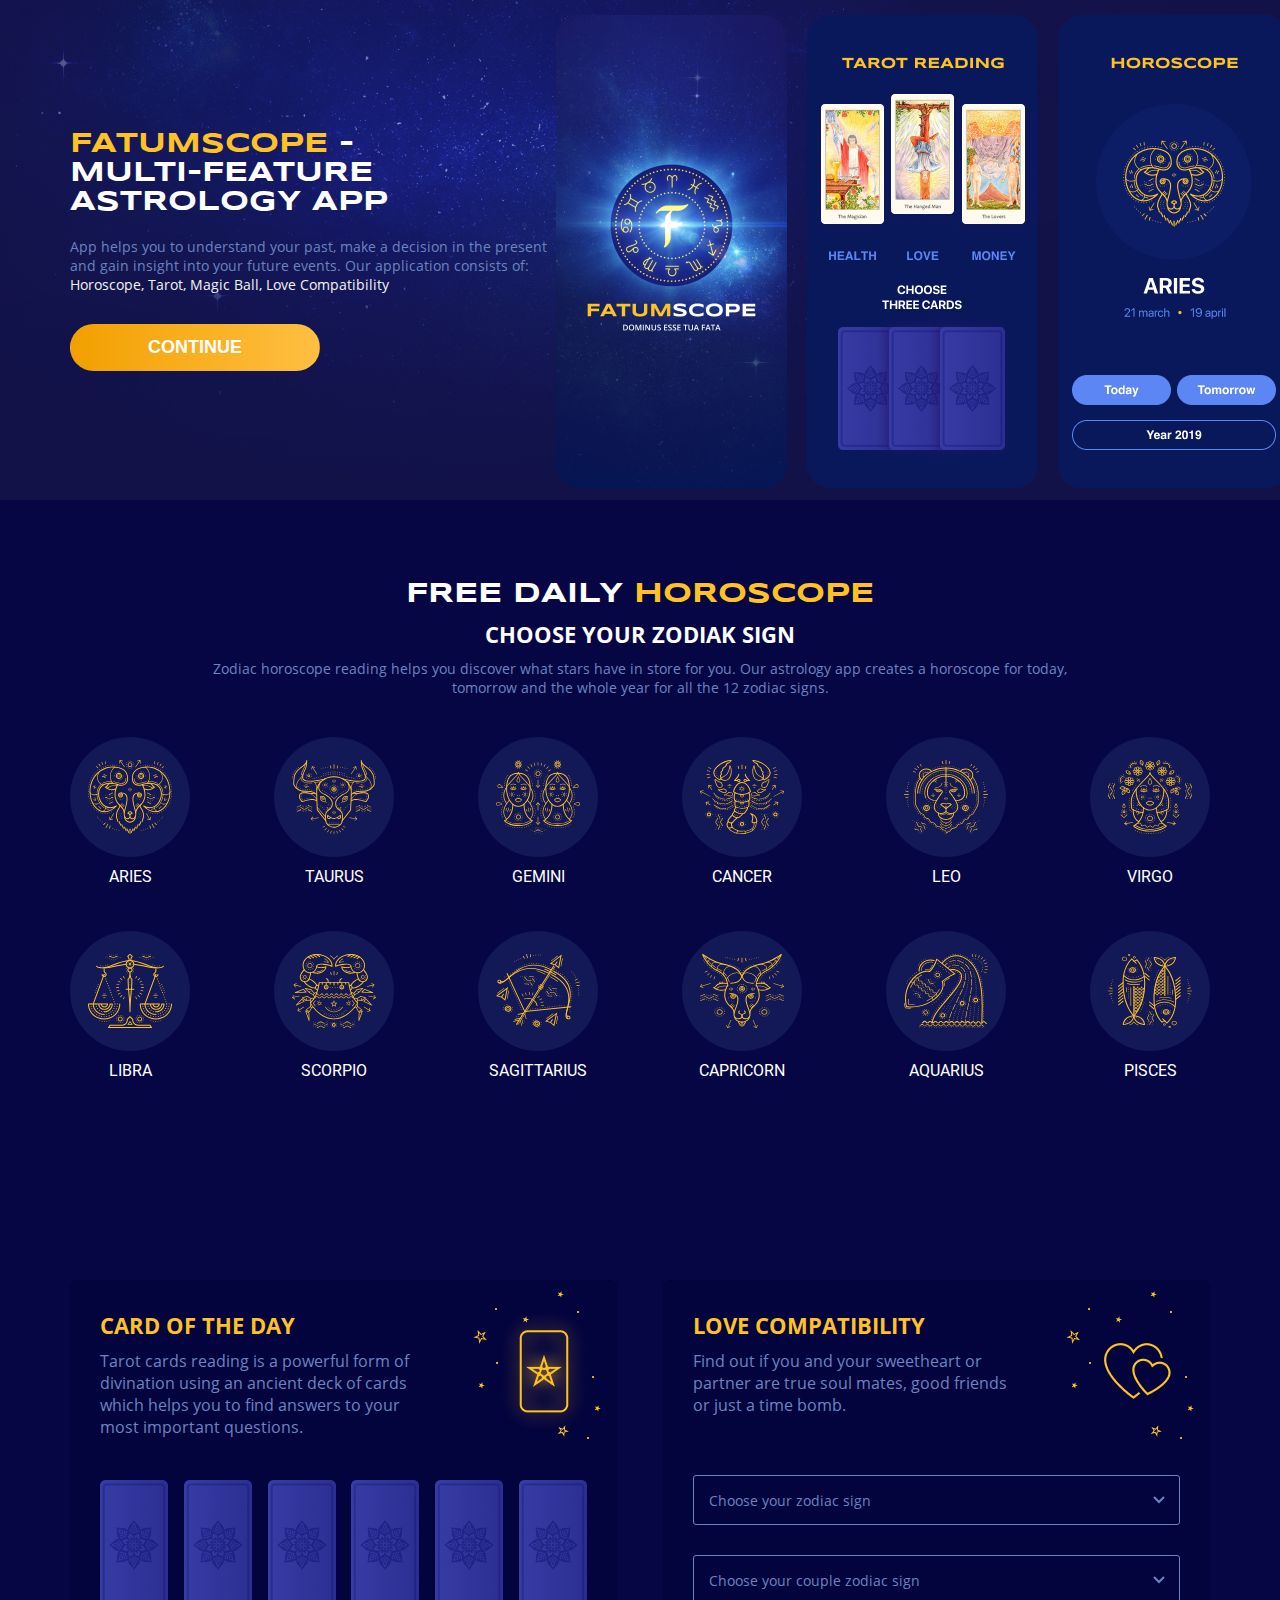
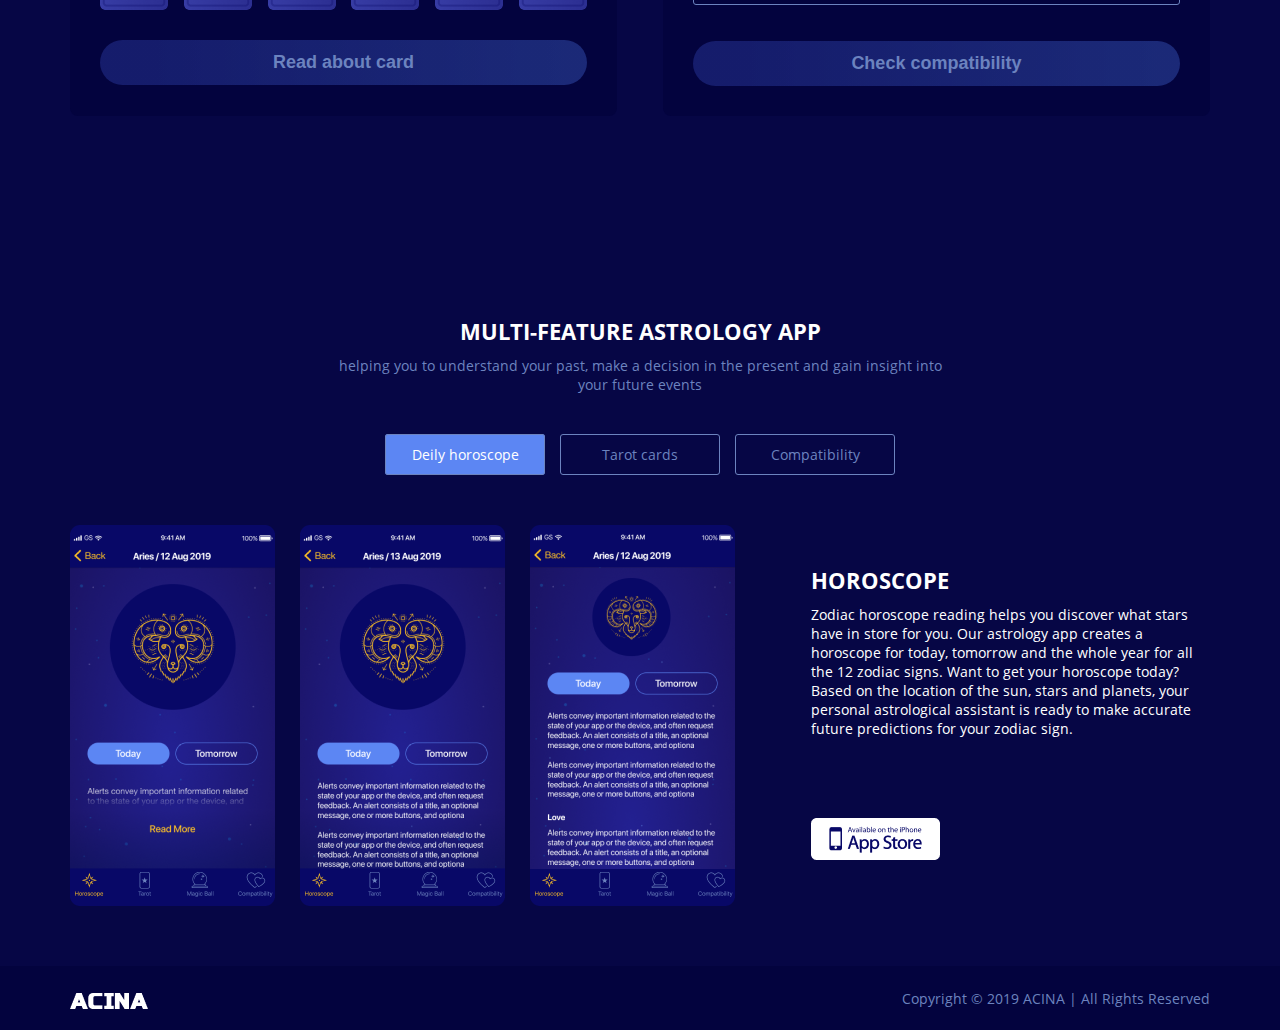
<file: index.html>
<!DOCTYPE html>
<html lang="ru">
  <head>
    <meta charset="utf-8" />

    <title>Fatumscope - Multi-feature Astrology App</title>
    <meta name="description" content="Fatumscope - Multi-feature Astrology App" />

    <meta name="viewport" content="width=device-width" />
    <meta http-equiv="X-UA-Compatible" content="IE=Edge" />

    <link rel="icon" href="./images/favicon.ico" />
    <meta property="og:image" content="img/preview.jpg" />
    <link rel="stylesheet" href="css/bootstrap.min.css" />
    <link rel="stylesheet" href="css/normalize.css" />
    <link rel="stylesheet" href="css/styles.css" />
    <link rel="stylesheet" href="css/media.css" />
    
  </head>

  <body>
    <header>
      <div class="container__header">
        <div class="container">
          <div class="row">
            <div class="caption">
              <div class="wrap__logo">
                <img src="./images/logo-top.png" alt="Fatumscope - Multi-feature Astrology App Logo">
              </div>
              <h1 class="title">
                <span class="color">Fatumscope</span> -<br/> Multi-feature Astrology App
              </h1>
              <p class="top__text">
                App helps you to understand your past, make a decision in the present and gain insight into your future events. Our application consists of: <span class="color-white">Horoscope, Tarot, Magic Ball, Love Compatibility</span>
              </p>
              <img class="top__imgPhone" src="./images/screensTop.png" alt="Fatumscope - Multi-feature Astrology App">
              <a href="#" class="btn">Continue</a>
            </div>
          </div>
        </div>
      </div>
    </header>
    <main class="home">
      <section class="horoscope">
        <div class="container">
          <div class="row">
            <h2 class="title">
              Free Daily <span class="color">Horoscope</span>
            </h2>
            <h2 class="subTitle">
              Choose your zodiak sign
            </h2>
            <p class="top__text">
                Zodiac horoscope reading helps you discover what stars have in store for you. Our astrology app creates a horoscope for today, tomorrow and the whole year for all the 12 zodiac signs.
            </p>
          </div>
          <div class="row">
            <ul class="sodiac__list">
              <li class="sodiac__item">
                <a href="daily-horoscope.html" class="sodiac__link">
                  <div class="icon">
                    <img src="./images/Aries.svg" alt="Aries">
                  </div>
                  <p>Aries</p>
                </a>
              </li>
              <li class="sodiac__item">
                <a href="daily-horoscope.html"  class="sodiac__link">
                  <div class="icon">
                    <img src="./images/Taurus.svg" alt="Taurus">
                  </div>
                  <p>Taurus</p>
                </a>
              </li>
              <li class="sodiac__item">
                <a href="daily-horoscope.html" class="sodiac__link">
                  <div class="icon">
                    <img src="./images/Gemini.svg" alt="Gemini">
                    </div>
                    <p>Gemini</p>
                </a>
              </li>
              <li class="sodiac__item">
                <a href="daily-horoscope.html" class="sodiac__link">
                 <div class="icon">
                  <img src="./images/Cancer.svg" alt="Cancer">
                  </div>
                  <p>Cancer</p>
                </a>
              </li>
              <li class="sodiac__item">
                <a href="daily-horoscope.html" class="sodiac__link">
                  <div class="icon">
                    <img src="./images/Leo.svg" alt="Leo">                    
                  </div>
                  <p>Leo</p>
                </a>
              </li>
              <li class="sodiac__item">
                <a href="daily-horoscope.html" class="sodiac__link">
                  <div class="icon">
                    <img src="./images/Virgo.svg" alt="Virgo">
                    </div>
                    <p>Virgo</p>
                </a>
              </li>
              <li class="sodiac__item">
                <a href="daily-horoscope.html" class="sodiac__link">
                  <div class="icon">
                    <img src="./images/Libra.svg" alt="Libra">
                    </div>
                    <p>Libra</p>
                </a>
              </li>
              <li class="sodiac__item">
                <a href="daily-horoscope.html" class="sodiac__link">
                  <div class="icon">
                    <img src="./images/Scorpio.svg" alt="Scorpio">
                    </div>
                    <p>Scorpio</p>
                </a></li>
              <li class="sodiac__item">
                <a href="daily-horoscope.html" class="sodiac__link">
                  <div class="icon">
                    <img src="./images/Sagittarius.svg" alt="Sagittarius">
                    </div>
                    <p>Sagittarius</p>
                </a></li>
              <li class="sodiac__item">
                <a href="daily-horoscope.html" class="sodiac__link">
                  <div class="icon">
                    <img src="./images/Capricorn.svg" alt="Capricorn">
                    </div>
                    <p>Capricorn</p>
                </a></li>
              <li class="sodiac__item">
                <a href="daily-horoscope.html" class="sodiac__link">
                  <div class="icon">
                    <img src="./images/Aquarius.svg" alt="Aquarius">
                    </div>
                    <p>Aquarius</p>
                </a></li>
              <li class="sodiac__item">
                <a href="daily-horoscope.html" class="sodiac__link">
                  <div class="icon">
                    <img src="./images/Pisces.svg" alt="Pisces">
                    </div>
                    <p>Pisces</p>
                </a></li>
            </ul>
          </div>
        </div>
      </section>
      <section class="tests">
        <div class="container">
          <div class="row function">
            <div class="left">
              <div class="tests__cards">
                <h2 class="subTitle color">CARD OF THE DAy</h2>
                <p class="tests__value">
                  Tarot cards reading is a powerful form of divination using an ancient deck of cards which helps you to find answers to your most important questions.
                </p>
                <ul class="tests__list">
                  <li class="mycard">
                    <div class="mycard__front">
                      <img class="mycard__backImg" src="./images/card-back.png" alt="card">                      
                    </div>
                    <div class="mycard__back">
                      <img class="mycard__frontImg" src="" alt="">
                    </div>
                  </li>
                  <li class="mycard">
                    <div class="mycard__front">
                      <img class="mycard__backImg" src="./images/card-back.png" alt="card">
                    </div>
                    <div class="mycard__back">
                      <img class="mycard__frontImg" src="" alt="">
                    </div>
                  </li>
                  <li class="mycard">
                    <div class="mycard__front">
                      <img class="mycard__backImg" src="./images/card-back.png" alt="card">
                    </div>
                    <div class="mycard__back">
                      <img class="mycard__frontImg" src="" alt="">
                    </div>
                  </li>
                  <li class="mycard">
                    <div class="mycard__front">
                      <img class="mycard__backImg" src="./images/card-back.png" alt="card">
                    </div>
                    <div class="mycard__back">
                      <img class="mycard__frontImg" src="" alt="">
                    </div>
                  </li>
                  <li class="mycard">
                    <div class="mycard__front">
                      <img class="mycard__backImg" src="./images/card-back.png" alt="card">
                    </div>
                    <div class="mycard__back">
                      <img class="mycard__frontImg" src="" alt="">
                    </div>
                  </li>
                  <li class="mycard">
                    <div class="mycard__front">
                      <img class="mycard__backImg" src="./images/card-back.png" alt="card">
                    </div>
                    <div class="mycard__back">
                      <img class="mycard__frontImg" src="" alt="">
                    </div>
                  </li>
                </ul>
                <a href="card-of-the-day.html" class="big-btn aboutcard disabled">Read about card</a>
              </div>
            </div>
            <div class="right">
              <div class="tests__compatibility">
                <h2 class="subTitle color">Love Compatibility</h2>
                <p class="tests__value">
                  Find out if you and your sweetheart or partner are true soul mates, good friends or just a time bomb.
                </p>
                  <ul class="tests__selectList">
                    <li class="tests__select">
                      <div class="select__header">
                        <span class="select__current">Choose your zodiac sign</span>
                        <span class="tests__selectIcon">
                          <svg width="12" height="8" viewBox="0 0 12 8" fill="none" xmlns="http://www.w3.org/2000/svg">
                          <path d="M1 1L6 6L11 1" stroke="#6C83BF" stroke-width="2"/>
                          </svg>
                        </span>
                      </div> 
                      <div class="select__body">
                        <div class="select__item">Aries</div>
                        <div class="select__item">Taurus</div>
                        <div class="select__item">Gemini</div>
                        <div class="select__item">Cancer</div>
                        <div class="select__item">Leo</div>
                        <div class="select__item">Virgo</div>
                        <div class="select__item">Libra</div>
                        <div class="select__item">Scorpio</div>
                        <div class="select__item">Sigittarus</div>
                        <div class="select__item">Carpicorn</div>
                        <div class="select__item">Aquarius</div>
                        <div class="select__item">Pices</div>
                      </div>
                    </li>
                    <li class="tests__select">
                      <div class="select__header">
                        <span class="select__current">Choose your couple zodiac sign</span>
                        <span class="tests__selectIcon">
                          <svg width="12" height="8" viewBox="0 0 12 8" fill="none" xmlns="http://www.w3.org/2000/svg">
                          <path d="M1 1L6 6L11 1" stroke="#6C83BF" stroke-width="2"/>
                          </svg>
                        </span>
                      </div> 
                      <div class="select__body">
                        <div class="select__item">Aries</div>
                        <div class="select__item">Taurus</div>
                        <div class="select__item">Gemini</div>
                        <div class="select__item">Cancer</div>
                        <div class="select__item">Leo</div>
                        <div class="select__item">Virgo</div>
                        <div class="select__item">Libra</div>
                        <div class="select__item">Scorpio</div>
                        <div class="select__item">Sigittarus</div>
                        <div class="select__item">Carpicorn</div>
                        <div class="select__item">Aquarius</div>
                        <div class="select__item">Pices</div>
                      </div>
                    </li>
                  </ul>
                <a href="compatibility-questions.html" class="big-btn tests__big-btn disabled">Check compatibility</a>
              </div>
            </div>
          </div>
        </div>
      </section>

      <!--start about four tab section-->
      <section id="aboutAp" class="aboutAp">
            <div class="container">
              <div class="row top">
                <h2 class="subTitle">
                  multi-feature astrology app
                </h2>
                <p class="top__text">
                  helping you to understand your past, make a decision in the present and gain insight into your future events
                </p>
              </div>
              <div class="row">
                    <div class="solutions-tab-content">
                        <div class="solutions-tab-content">

                            <!--solutions tab start-->
                            <div class="solutions-tab">
                                <ul class="nav nav-pills" role="tablist">
                                    <li class="nav-item active">
                                        <a href="#promotion-tab" role="tab" data-toggle="tab"><span class="big">Deily horoscope</span><span class="phone">Horoscope</span> </a>
                                    </li>
                                    <li class="nav-item">
                                        <a href="#project-management-tab" role="tab" data-toggle="tab">Tarot cards</a>
                                    </li>
                                    <li class="nav-item">
                                        <a href="#consulting-tab" role="tab"
                                           data-toggle="tab">Compatibility</a>
                                    </li>
                                </ul>
                            </div>
                            <!--solution tab end-->

                            <!--solution tab content start-->
                            <div class="tab-content">
                                <div class="tab-pane active" id="promotion-tab">
                                  <div class="item">
                                    <div class="story-img">
                                      <img src="./images/screens01.png" alt="HOROSCOPE">
                                    </div>
                                    <div class="success-story">
                                      <h2 class="subTitle">HOROSCOPE</h2>
                                      <div class="story-para">
                                        <p>Zodiac horoscope reading helps you discover what stars have in store for you. Our astrology app creates a horoscope for today, tomorrow and the whole year for all the 12 zodiac signs. Want to get your horoscope today? Based on the location of the sun, stars and planets, your personal astrological assistant is ready to make accurate future predictions for your zodiac sign.</p>
                                      </div>
                                      <div class="story-icon">
                                        <img src="./images/store.png" alt="store">
                                      </div>
                                    </div>                                  
                                  </div>
                                </div>
                                <div class="tab-pane" id="project-management-tab">
                                  <div class="item">
                                    <div class="story-img">
                                      <img src="./images/screens02.png" alt="tarot cards">
                                    </div>
                                    <div class="success-story">
                                      <h2 class="subTitle">tarot cards</h2>
                                      <div class="story-para">
                                        <p>Zodiac horoscope reading helps you discover what stars have in store for you. Our astrology app creates a horoscope for today, tomorrow and the whole year for all the 12 zodiac signs. Want to get your horoscope today? Based on the location of the sun, stars and planets, your personal astrological assistant is ready to make accurate future predictions for your zodiac sign.</p>
                                      </div>
                                      <div class="story-icon">
                                        <img src="./images/store.png" alt="store">
                                      </div>
                                    </div>
                                  </div>
                                </div>
                                <div class="tab-pane" id="consulting-tab">
                                  <div class="item">
                                    <div class="story-img">
                                      <img src="./images/screens03.png" alt="compatibility">
                                    </div>
                                    <div class="success-story">
                                      <h2 class="subTitle" >compatibility</h2>
                                      <div class="story-para">
                                        <p>Zodiac horoscope reading helps you discover what stars have in store for you. Our astrology app creates a horoscope for today, tomorrow and the whole year for all the 12 zodiac signs. Want to get your horoscope today? Based on the location of the sun, stars and planets, your personal astrological assistant is ready to make accurate future predictions for your zodiac sign.</p>
                                      </div>
                                      <div class="story-icon">
                                        <img src="./images/store.png" alt="store">
                                      </div>
                                    </div>
                                  </div>
                                </div>
                            </div>
                            <!--solution tab content end-->
                        </div>
                    </div>
                </div>
            </div>
    </section>
    <!--end about four tab section-->
    <footer>
      <div class="container">
        <div class="row footer">
          <div class="footer__logo">
            <img src="./images/logo.png" alt="ACINA" />
          </div>
          <span class="footer__description"> Copyright &#169; 2019 ACINA | All Rights Reserved</span>
        </div>
      </div>
    </footer>
    <!-- Bootstrap Core JavaScript -->
    <script src="js/jquery-3.2.1.min.js"></script>
    <script src="js/jquery.validate.min.js"></script>
    <script src="js/popper.min.js"></script>
    <script src="js/bootstrap.min.js"></script>
    <script src="js/scripts.js"></script>
  </body>
</html>
</file>
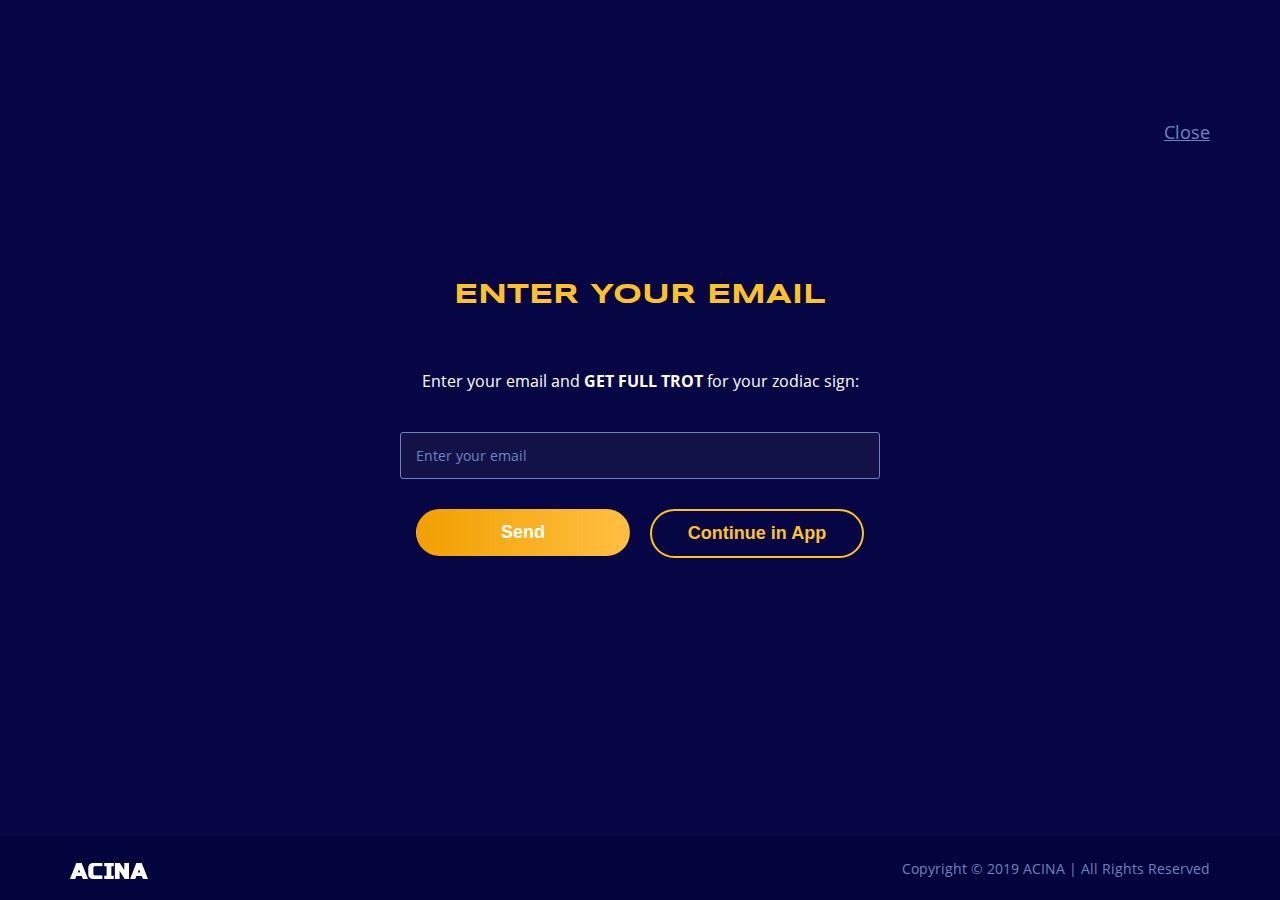
<file: card-of-the-day-2.html>
<!DOCTYPE html>
<html lang="ru">
  <head>
    <meta charset="utf-8" />

    <title>Fatumscope - YOUR ZODIAC SIGN</title>
    <meta name="description" content="Fatumscope - YOUR ZODIAC SIGN" />

    <meta name="viewport" content="width=device-width" />
    <meta http-equiv="X-UA-Compatible" content="IE=Edge" />

    <link rel="icon" href="./images/favicon.ico" />
    <meta property="og:image" content="img/preview.jpg" />
    <link rel="stylesheet" href="css/bootstrap.min.css" />
    <link rel="stylesheet" href="css/normalize.css" />
    <link rel="stylesheet" href="css/styles.css" />
    <link rel="stylesheet" href="css/media.css" />
    
  </head>

  <body>
    <header class="function">
      <div class="container">
        <div class="row">
          <nav>
            <ul class="function__list">
              <li class="function__item closed"><a href="index.html">Close</a></li>
            </ul>
          </nav>
        </div>
      </div>
    </header>
    <main>
      <section class="function__info stepTwo">
        <div class="container">
          <div class="row">
            <h2 class="title color">
              Enter your email
            </h2>
          </div>
          <div class="row info">
            <div class="info__right stepTwo">
              <p>Enter your email and <b class="info__bigText">Get Full Trot</b> for your zodiac sign:</p>
              <form class="form" action=""><input type="email" placeholder="Enter your email"></form>
              <ul>
                <li><a href="" class="btn submit">Send</a></li>
                <li><a href="" class="btn get">Continue in App</a></li>
              </ul>
          </div>
          </div>
        </div>
      </section>
    <footer>
      <div class="container">
        <div class="row footer">
          <div class="footer__logo">
            <img src="./images/logo.png" alt="ACINA" />
          </div>
          <span class="footer__description"> Copyright &#169; 2019 ACINA | All Rights Reserved</span>
        </div>
      </div>
    </footer>
    <!-- Bootstrap Core JavaScript -->
    <script src="js/jquery-3.2.1.min.js"></script>
    <script src="js/jquery.validate.min.js"></script>
    <script src="js/popper.min.js"></script>
    <script src="js/bootstrap.min.js"></script>
    <script src="js/scripts.js"></script>
  </body>
</html>
</file>
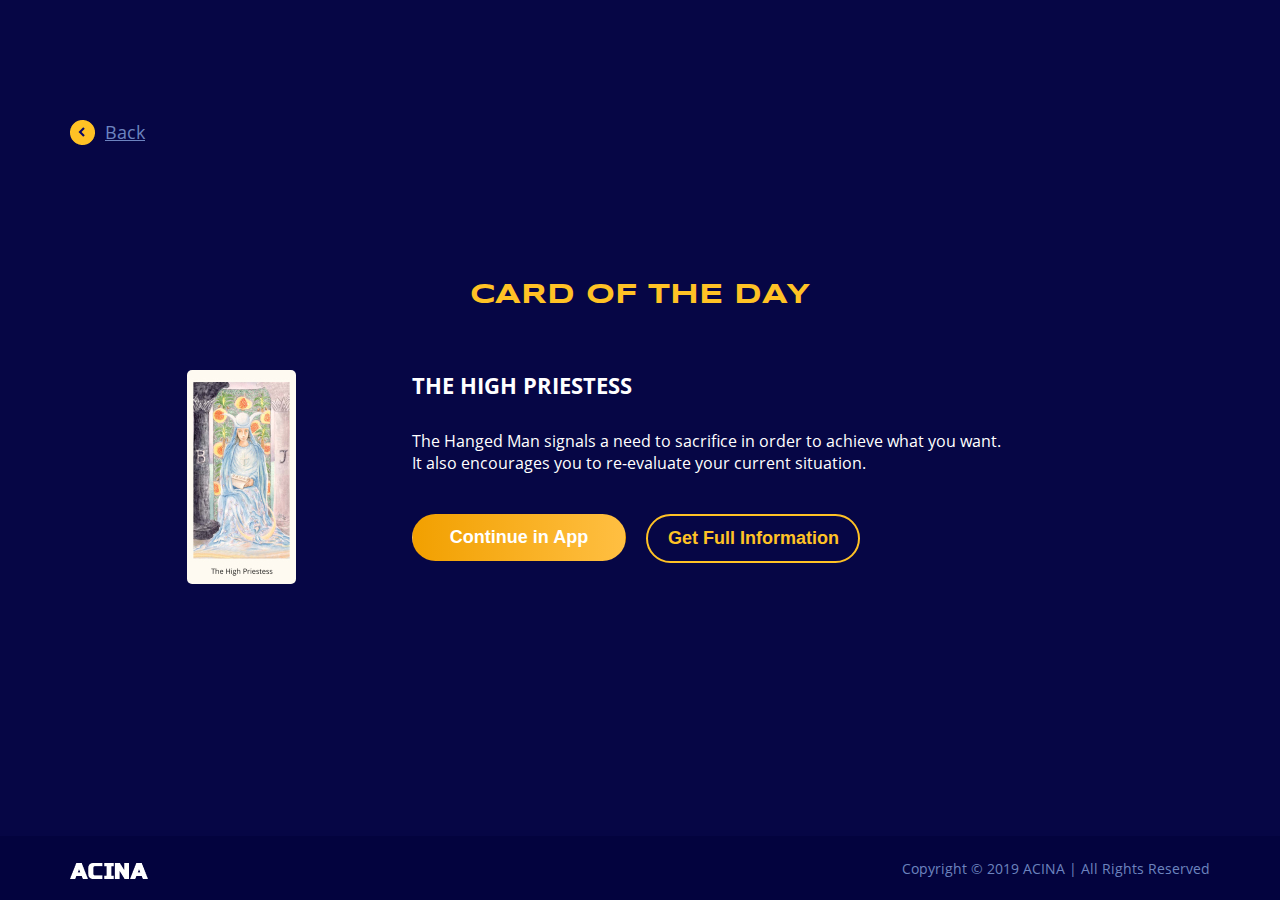
<file: card-of-the-day.html>
<!DOCTYPE html>
<html lang="ru">
  <head>
    <meta charset="utf-8" />

    <title>Fatumscope - Card of the day</title>
    <meta name="description" content="Fatumscope - Card of the day" />

    <meta name="viewport" content="width=device-width" />
    <meta http-equiv="X-UA-Compatible" content="IE=Edge" />

    <link rel="icon" href="./images/favicon.ico" />
    <meta property="og:image" content="img/preview.jpg" />
    <link rel="stylesheet" href="css/bootstrap.min.css" />
    <link rel="stylesheet" href="css/normalize.css" />
    <link rel="stylesheet" href="css/styles.css" />
    <link rel="stylesheet" href="css/media.css" />
    
  </head>

  <body>
    <header class="function">
      <div class="container">
        <div class="row">
          <nav>
            <ul class="function__list">
              <li class="function__item back"><a href="index.html">Back</a></li>
            </ul>
          </nav>
        </div>
      </div>
    </header>
    <main>
      <section class="function__info">
        <div class="container">
          <div class="row">
            <h2 class="title color">
              Card of the day
            </h2>
          </div>
          <div class="row info">
            <div class="info__left">
                <div class="cardImg">
                  <img class="cardIcon" src="./images/The-Hermit.jpg" alt="">
                </div>
            </div>
            <div class="info__right">
              <h2 class="subTitle cardTitle">The Hanged Man</h2>
              <p class="cardText">The Hanged Man signals a need to sacrifice in order to achieve what you want. It also encourages you to re-evaluate your current situation.</p>
              <ul>
                <li><a href="" class="btn">Continue in App</a></li>
                <li><a href="./card-of-the-day-2.html" class="btn get">Get Full Information</a></li>
              </ul>
          </div>
          </div>
        </div>
      </section>
    <footer>
      <div class="container">
        <div class="row footer">
          <div class="footer__logo">
            <img src="./images/logo.png" alt="ACINA" />
          </div>
          <span class="footer__description"> Copyright &#169; 2019 ACINA | All Rights Reserved</span>
        </div>
      </div>
    </footer>
    <!-- Bootstrap Core JavaScript -->
    <script src="js/jquery-3.2.1.min.js"></script>
    <script src="js/jquery.validate.min.js"></script>
    <script src="js/popper.min.js"></script>
    <script src="js/bootstrap.min.js"></script>
    <script src="js/scripts.js"></script>
  </body>
</html>
</file>
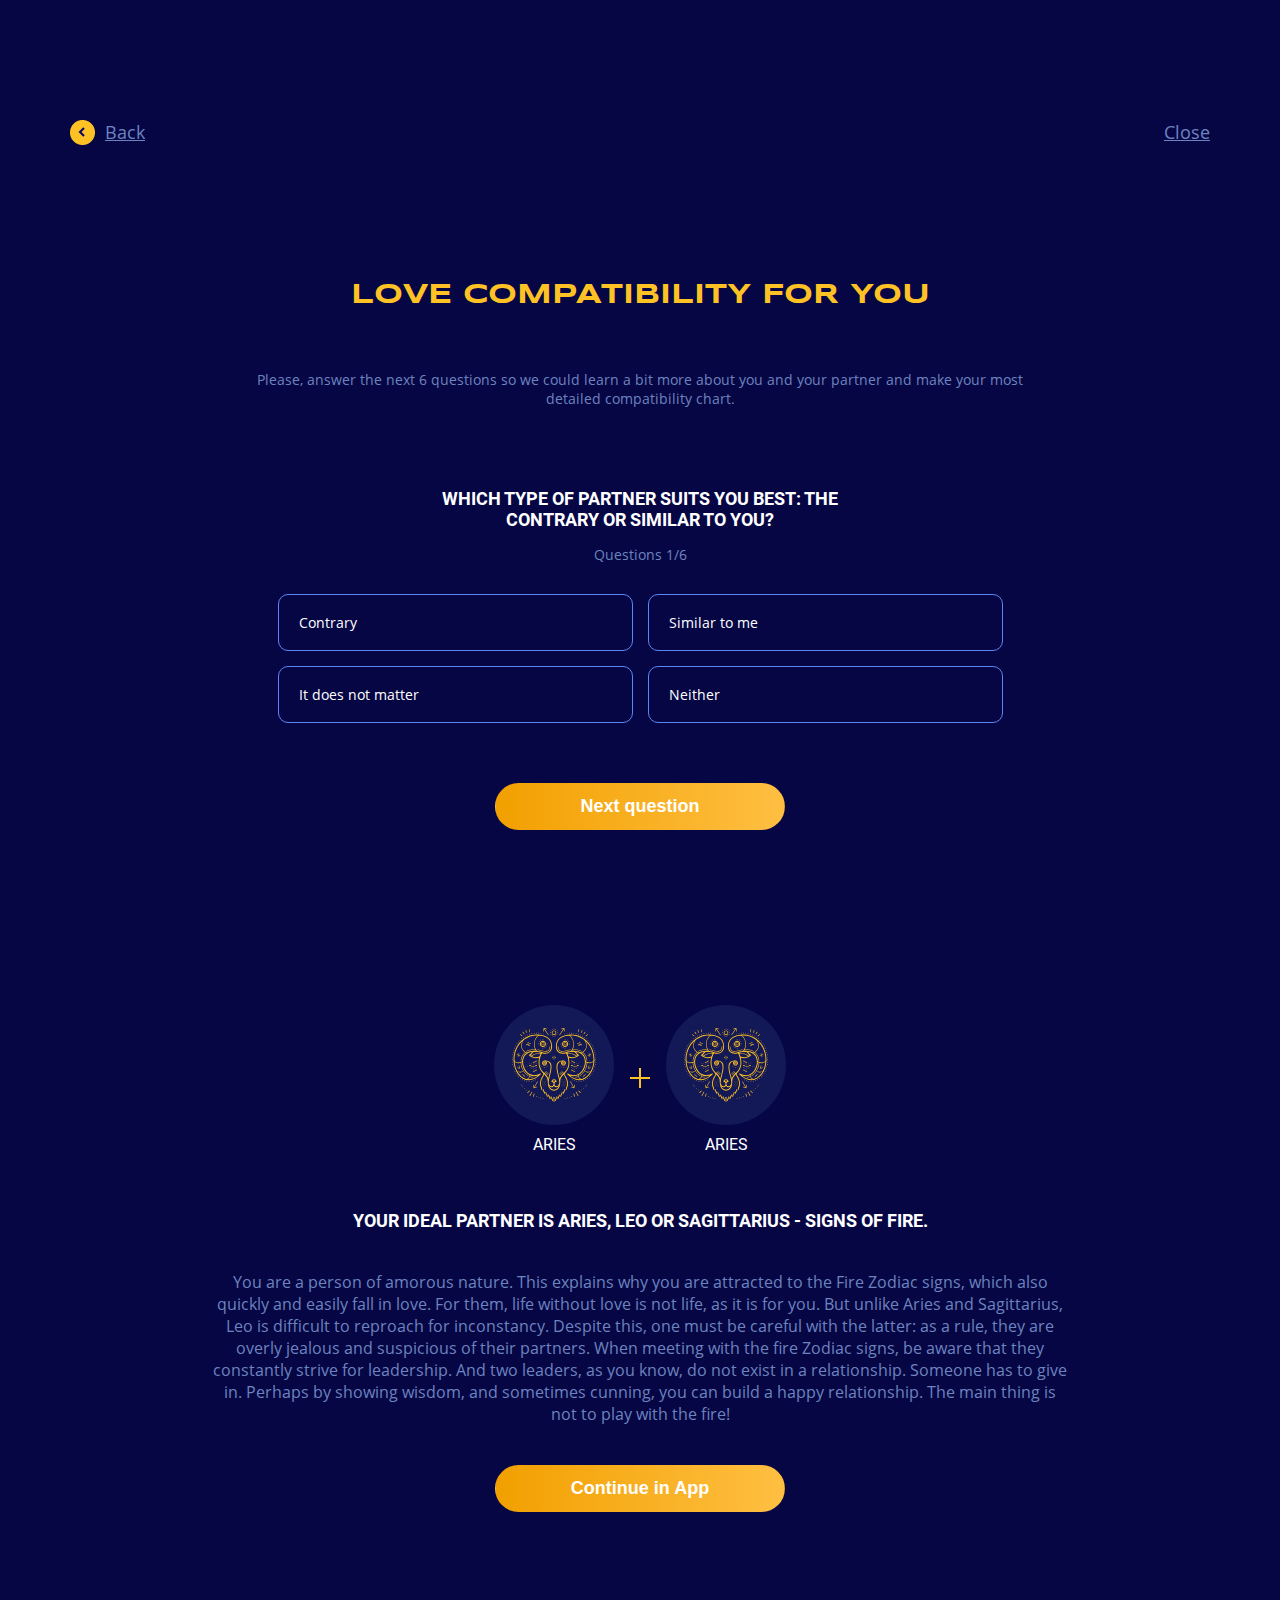
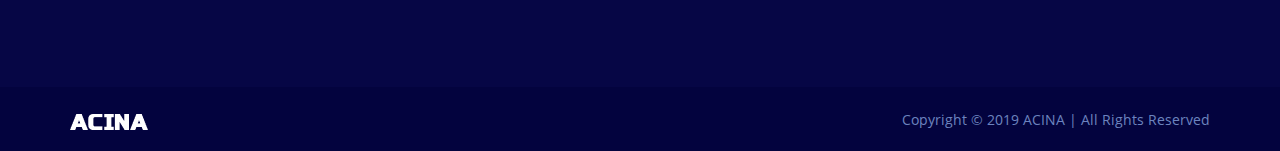
<file: compatibility-questions.html>
<!DOCTYPE html>
<html lang="ru">
  <head>
    <meta charset="utf-8" />

    <title>Fatumscope - compatibility questions</title>
    <meta name="description" content="Fatumscope - compatibility questions" />

    <meta name="viewport" content="width=device-width" />
    <meta http-equiv="X-UA-Compatible" content="IE=Edge" />

    <link rel="icon" href="./images/favicon.ico" />
    <meta property="og:image" content="img/preview.jpg" />
    <link rel="stylesheet" href="css/bootstrap.min.css" />
    <link rel="stylesheet" href="css/normalize.css" />
    <link rel="stylesheet" href="css/styles.css" />
    <link rel="stylesheet" href="css/media.css" />
    
  </head>

  <body>
    <header class="function">
      <div class="container">
        <div class="row">
          <nav>
            <ul class="function__list">
              <li class="function__item back"><a href="index.html">Back</a></li>
              <li class="function__item"><a href="index.html">Close</a></li>
            </ul>
          </nav>
        </div>
      </div>
    </header>
    <main>
      <section class="function__info">
        <div class="container">
          <div class="row">
            <h2 class="title color">
              LOVE COMPATIBILITY for you
            </h2>
            <p class="top__text">
              Please, answer the next 6 questions so we could learn a bit more about you and your partner and make your most detailed compatibility chart.
            </p>
          </div>
          <form action="">
            <div class="row info questions__info">
              <p class="questions">
                Which type of partner suits you best: the contrary or similar to you?
              </p>
              <div class="questions__counter">Questions <span class="questions__count">1</span>/<span>6</span></div>
              
                <ul class="questions__list">
                  <li class="questions__item">
                    <input class="questions__check" type="checkbox" name="" id="check1">
                    <label class="questions__text" for="check1">Contrary</label>
                  </li>
                  <li class="questions__item">                
                    <input class="questions__check" type="checkbox" name="" id="check2">
                    <label class="questions__text" for="check2">Similar to me</label>
                  </li>
                  <li class="questions__item">
                    <input class="questions__check" type="checkbox" name="" id="check3">
                    <label class="questions__text" for="check3">It does not matter</label>
                  </li>
                  <li class="questions__item">                
                    <input class="questions__check" type="checkbox" name="" id="check4">
                    <label class="questions__text" for="check4">Neither</label>
                  </li>
                </ul>
                <div class="box__btn">
                  <button class="btn submit">Next question</button>
                </div>              
              
            </div>
          </form>
        </div>
      </section>
      <section class="function__info">
        <div class="container">
          <div class="row information">
            <div class="information__result">
              <div class="wrap__icon">
                <div class="icon">
                  <svg width="84" height="74" viewBox="0 0 84 74" fill="none" xmlns="http://www.w3.org/2000/svg">
                    <path d="M32.5471 33.3659C31.6965 33.3659 31.0043 34.097 31.0043 34.996C31.0043 35.8963 31.6965 36.6274 32.5471 36.6274C33.3989 36.6274 34.0923 35.8963 34.0923 34.996C34.0923 34.097 33.3989 33.3659 32.5471 33.3659ZM32.5471 37.5811C31.192 37.5811 30.0904 36.4214 30.0904 34.996C30.0904 33.5719 31.192 32.4122 32.5471 32.4122C33.9022 32.4122 35.0063 33.5719 35.0063 34.996C35.0063 36.4214 33.9022 37.5811 32.5471 37.5811Z" fill="#FFC225"/>
                    <path d="M35.4986 38.3911C35.4255 38.3911 35.3524 38.3644 35.3037 38.3021C35.2549 38.2512 35.2196 38.1749 35.2196 38.0974C35.2196 38.0224 35.2549 37.9588 35.3037 37.8939C35.4011 37.7922 35.5839 37.7795 35.6936 37.9079C35.7424 37.9588 35.7679 38.0224 35.7679 38.0974C35.7679 38.1749 35.7424 38.2512 35.6936 38.3021C35.6327 38.3644 35.573 38.3911 35.4986 38.3911Z" fill="#FFC225"/>
                    <path d="M30.8447 39.3181C30.7094 39.2558 30.6375 39.0905 30.6985 38.9493C30.7582 38.7967 30.9166 38.7332 31.0518 38.7967V38.7853C31.1981 38.8476 31.259 39.0142 31.2103 39.1655C31.1603 39.2812 31.0628 39.3448 30.9543 39.3448C30.9166 39.3448 30.88 39.332 30.8447 39.3181ZM33.8913 39.1655C33.8291 39.0269 33.9022 38.8476 34.0363 38.7967C34.1825 38.7332 34.3409 38.7967 34.4031 38.9493C34.4518 39.0905 34.3897 39.2558 34.2446 39.3181C34.2446 39.3181 34.2447 39.3181 34.2568 39.3181C34.2191 39.332 34.1825 39.3448 34.1471 39.3448C34.0363 39.3448 33.94 39.2812 33.8913 39.1655ZM32.2705 39.3816C32.2705 39.2303 32.3911 39.1032 32.5495 39.1032C32.6958 39.1032 32.8176 39.2303 32.8176 39.3816C32.8176 39.5482 32.6958 39.6754 32.5495 39.6754C32.3911 39.6754 32.2705 39.5482 32.2705 39.3816Z" fill="#FFC225"/>
                    <path d="M29.6005 38.3911C29.5152 38.3911 29.4421 38.3529 29.3933 38.3021C29.3568 38.2512 29.3214 38.1749 29.3214 38.1101C29.3214 38.0223 29.3446 37.9588 29.4055 37.8939C29.503 37.7922 29.687 37.7922 29.7845 37.8939C29.8442 37.9588 29.8686 38.0223 29.8686 38.1101C29.8686 38.1749 29.8442 38.2512 29.7845 38.3021C29.7357 38.3644 29.6748 38.3911 29.6005 38.3911Z" fill="#FFC225"/>
                    <path d="M31.9171 58.3674C31.8562 58.3674 31.7818 58.3407 31.7331 58.2898C31.6721 58.2275 31.6478 58.1512 31.6478 58.0736C31.6478 57.9986 31.6721 57.9351 31.7209 57.8702C31.8196 57.7698 32.0255 57.7697 32.1121 57.8842C32.1608 57.935 32.1962 57.9986 32.1962 58.0736C32.1962 58.1512 32.1608 58.2275 32.1121 58.2784C32.0633 58.3292 31.989 58.3674 31.9171 58.3674Z" fill="#FFC225"/>
                    <path d="M30.8934 53.599C30.7582 53.5354 30.685 53.3689 30.7472 53.2303C30.8069 53.0777 30.9653 53.0014 31.1006 53.065C31.2468 53.1285 31.3187 53.2938 31.259 53.4464C31.2103 53.5482 31.1116 53.6232 31.0031 53.6232C30.9653 53.6232 30.9288 53.6117 30.8934 53.599ZM30.4048 54.9977C30.4048 54.9977 30.4048 54.9977 30.417 54.9977C30.417 54.8439 30.5266 54.718 30.685 54.718C30.8313 54.718 30.9544 54.8439 30.9544 54.9977H30.9653C30.9653 55.1618 30.8313 55.2902 30.685 55.2902C30.5266 55.2902 30.4048 55.1618 30.4048 54.9977ZM30.7472 56.7779C30.6985 56.6381 30.7582 56.46 30.9056 56.4092C31.0385 56.3456 31.1981 56.4092 31.259 56.5478V56.5618C31.3187 56.7004 31.2468 56.8657 31.1116 56.9305C31.075 56.9432 31.0385 56.956 31.0031 56.956C30.8934 56.956 30.7959 56.8924 30.7472 56.7779Z" fill="#FFC225"/>
                    <path d="M31.9171 52.199C31.8428 52.199 31.7818 52.1749 31.7209 52.124C31.6721 52.0732 31.6478 51.9968 31.6478 51.9206C31.6478 51.8443 31.6721 51.7667 31.7209 51.7158C31.8196 51.6141 32.0255 51.6141 32.1121 51.7298C32.1608 51.7667 32.1962 51.8443 32.1962 51.9206C32.1962 51.9968 32.1608 52.0732 32.0987 52.124C32.0633 52.1749 31.989 52.199 31.9171 52.199Z" fill="#FFC225"/>
                    <path d="M33.9888 58.3674C33.9144 58.3674 33.8535 58.3407 33.7938 58.2784C33.745 58.2275 33.7072 58.1512 33.7072 58.0736C33.7072 57.9986 33.745 57.9351 33.7938 57.8702C33.8779 57.7698 34.085 57.7697 34.1825 57.8842C34.2312 57.935 34.2678 58.0113 34.2678 58.0736C34.2678 58.1512 34.2312 58.2148 34.1825 58.2784C34.1216 58.3407 34.0607 58.3674 33.9888 58.3674Z" fill="#FFC225"/>
                    <path d="M32.9639 53.599C32.831 53.5354 32.7567 53.3689 32.8176 53.2303C32.8798 53.0777 33.0382 53.0141 33.1711 53.065C33.3173 53.1285 33.3794 53.2938 33.3173 53.4464H33.3307C33.2819 53.5609 33.1845 53.6232 33.0748 53.6232C33.0382 53.6232 33.0004 53.6117 32.9639 53.599ZM32.4776 54.9977C32.4776 54.8439 32.5983 54.718 32.7567 54.718C32.9029 54.718 33.026 54.8439 33.026 54.9977C33.026 55.1618 32.9029 55.2902 32.7567 55.2902C32.5983 55.2902 32.4776 55.1618 32.4776 54.9977ZM32.8176 56.7779C32.7701 56.6381 32.831 56.46 32.9639 56.4092C33.1101 56.3456 33.2685 56.4092 33.3307 56.5618C33.3916 56.7004 33.3173 56.8657 33.1845 56.9305C33.1467 56.9432 33.1101 56.956 33.0748 56.956C32.9639 56.956 32.8664 56.8924 32.8176 56.7779Z" fill="#FFC225"/>
                    <path d="M33.9888 52.199C33.9144 52.199 33.8425 52.1749 33.7938 52.124C33.745 52.0732 33.7072 51.9968 33.7072 51.9206C33.7072 51.8443 33.745 51.7667 33.7938 51.7158C33.8779 51.6141 34.085 51.6141 34.1825 51.7158C34.2312 51.7667 34.2678 51.8443 34.2678 51.9206C34.2678 51.9968 34.2312 52.0604 34.1825 52.124C34.1216 52.1749 34.0607 52.199 33.9888 52.199Z" fill="#FFC225"/>
                    <path d="M52.0963 58.3674C52.011 58.3674 51.9379 58.3292 51.8892 58.2784C51.8404 58.2275 51.8173 58.1512 51.8173 58.0736C51.8173 58.0113 51.8526 57.9351 51.9014 57.8702C51.9989 57.7698 52.1938 57.7697 52.2913 57.8842C52.3401 57.935 52.3644 57.9986 52.3644 58.0736C52.3644 58.1512 52.3401 58.2275 52.2913 58.2784C52.2316 58.3292 52.1707 58.3674 52.0963 58.3674Z" fill="#FFC225"/>
                    <path d="M52.7544 53.4464C52.6935 53.2938 52.7666 53.1285 52.9006 53.065C53.0469 53.0014 53.2053 53.0777 53.2662 53.2303C53.315 53.3689 53.254 53.5354 53.1078 53.599C53.0846 53.6117 53.0359 53.6232 53.0103 53.6232C52.9006 53.6232 52.791 53.5482 52.7544 53.4464ZM53.0469 54.9977C53.0469 54.8439 53.1821 54.718 53.3272 54.718C53.4734 54.718 53.5965 54.8439 53.5965 54.9977C53.5965 55.1618 53.4734 55.2902 53.3272 55.2902C53.1687 55.2902 53.0469 55.1618 53.0469 54.9977ZM52.9006 56.9305C52.7666 56.8657 52.6935 56.7004 52.7544 56.5618C52.8153 56.4092 52.9737 56.3456 53.1078 56.4092C53.254 56.46 53.315 56.6253 53.254 56.7779H53.2662C53.2175 56.8924 53.1078 56.956 53.0103 56.956C52.9737 56.956 52.9384 56.9432 52.9006 56.9305Z" fill="#FFC225"/>
                    <path d="M52.0963 52.199C52.011 52.199 51.9379 52.1749 51.8892 52.1113C51.8526 52.0731 51.8173 51.9968 51.8173 51.9206C51.8173 51.8697 51.8282 51.7934 51.9014 51.7158C51.9867 51.6141 52.1938 51.6027 52.2913 51.7298C52.3401 51.7667 52.3644 51.8443 52.3644 51.9206C52.3644 51.9968 52.34 52.0732 52.2803 52.124C52.2316 52.1749 52.1707 52.199 52.0963 52.199Z" fill="#FFC225"/>
                    <path d="M50.0247 58.3674C49.9515 58.3674 49.8784 58.3407 49.8309 58.2784C49.7822 58.2275 49.7444 58.1512 49.7444 58.0736C49.7444 58.0228 49.7566 57.9478 49.8309 57.8702C49.9406 57.7698 50.11 57.7698 50.2075 57.8702C50.2806 57.9478 50.294 58.0228 50.294 58.0736C50.294 58.1512 50.2684 58.2275 50.2197 58.2784C50.1587 58.3407 50.099 58.3674 50.0247 58.3674Z" fill="#FFC225"/>
                    <path d="M50.6827 53.4464C50.6218 53.2938 50.6961 53.1285 50.829 53.065C50.9752 53.0014 51.1336 53.0777 51.1945 53.2303V53.2175C51.2433 53.3689 51.1824 53.5354 51.0495 53.599C51.013 53.6117 50.9752 53.6232 50.9386 53.6232C50.8289 53.6232 50.7315 53.5482 50.6827 53.4464ZM50.9752 54.9977C50.9752 54.8439 51.1105 54.718 51.2567 54.718C51.4017 54.718 51.5358 54.8439 51.5358 54.9977H51.5236C51.5236 55.1503 51.4017 55.2902 51.2567 55.2902C51.1105 55.2902 50.9752 55.1503 50.9752 54.9977ZM50.829 56.9305C50.6961 56.8657 50.6218 56.7004 50.6827 56.5618C50.7449 56.4092 50.9033 56.3456 51.0495 56.3965C51.1824 56.46 51.2433 56.6253 51.1945 56.7779C51.1458 56.8924 51.0495 56.956 50.9386 56.956C50.9033 56.956 50.8655 56.9432 50.829 56.9305Z" fill="#FFC225"/>
                    <path d="M50.0247 52.199C49.9515 52.199 49.8784 52.1749 49.8309 52.124C49.7822 52.0604 49.7444 51.9968 49.7444 51.9206C49.7444 51.8443 49.7822 51.7667 49.8309 51.7158C49.9406 51.6027 50.11 51.6141 50.2075 51.7158C50.2684 51.7667 50.294 51.8443 50.294 51.9206C50.294 51.9968 50.2684 52.0604 50.2197 52.124C50.1587 52.1749 50.099 52.199 50.0247 52.199Z" fill="#FFC225"/>
                    <path d="M32.5471 34.4416C32.2595 34.4416 32.0243 34.6908 32.0243 34.996C32.0243 35.3012 32.2595 35.5504 32.5471 35.5504C32.8359 35.5504 33.0711 35.3012 33.0711 34.996C33.0711 34.6908 32.8359 34.4416 32.5471 34.4416ZM32.5471 36.2663C31.8805 36.2663 31.3395 35.6966 31.3395 34.996C31.3395 34.2954 31.8805 33.727 32.5471 33.727C33.2137 33.727 33.756 34.2954 33.756 34.996C33.756 35.6966 33.2137 36.2663 32.5471 36.2663Z" fill="#FFC225"/>
                    <path d="M24.1167 5.16511C24.1167 4.96166 24.2629 4.80909 24.4469 4.79637C24.6407 4.79637 24.8003 4.94896 24.8003 5.15114C24.8003 5.34315 24.6541 5.50716 24.4579 5.50716C24.2751 5.50716 24.1167 5.35458 24.1167 5.16511ZM26.7123 5.5847C26.5308 5.57072 26.3845 5.39397 26.3955 5.20323C26.4077 4.99978 26.5795 4.84721 26.7611 4.87137C26.7611 4.87137 26.7611 4.87137 26.7733 4.87137C26.9561 4.88536 27.0913 5.04939 27.0779 5.25284C27.0657 5.44485 26.9195 5.5847 26.7379 5.5847C26.7379 5.5847 26.7245 5.5847 26.7123 5.5847ZM21.8378 5.34312C21.8147 5.15111 21.9475 4.97435 22.1425 4.94892C22.3253 4.93493 22.4959 5.07608 22.5215 5.26681C22.5446 5.46899 22.3984 5.63558 22.2168 5.66101C22.2034 5.66101 22.1912 5.67243 22.179 5.67243C22.0096 5.67243 21.8634 5.53385 21.8378 5.34312ZM28.9546 5.86447C28.7608 5.82505 28.6377 5.64827 28.6633 5.44482C28.6987 5.25281 28.8815 5.12698 29.0655 5.15114C29.2471 5.18929 29.3823 5.36728 29.3446 5.57073C29.3214 5.73604 29.1752 5.86447 29.0033 5.86447C28.9911 5.86447 28.968 5.86447 28.9546 5.86447ZM19.5955 5.76271C19.5468 5.5707 19.6699 5.38125 19.8515 5.33039C20.0355 5.29224 20.217 5.41815 20.2658 5.61016C20.3023 5.80089 20.1817 5.99033 19.9977 6.02975C19.9745 6.0412 19.9489 6.04124 19.9258 6.04124C19.7661 6.04124 19.6211 5.92801 19.5955 5.76271ZM31.1603 6.34764C30.9775 6.29678 30.8679 6.10479 30.9166 5.91532C30.9544 5.72332 31.1493 5.61015 31.3309 5.66101C31.5149 5.71187 31.6234 5.9026 31.5746 6.09333C31.5381 6.25736 31.3919 6.35913 31.2468 6.35913C31.2103 6.35913 31.1847 6.35909 31.1603 6.34764ZM17.391 6.38583C17.3289 6.19509 17.4398 6.00305 17.6092 5.93948C17.7932 5.87717 17.9869 5.99035 18.0357 6.16964C18.0978 6.3591 18.0004 6.5638 17.8164 6.62611C17.7798 6.63882 17.7445 6.63884 17.7189 6.63884C17.5726 6.63884 17.4264 6.53841 17.391 6.38583ZM15.2584 7.23774C15.1841 7.05845 15.2584 6.84232 15.4278 6.7673C15.4278 6.7673 15.4278 6.7673 15.44 6.7673C15.6119 6.68973 15.8056 6.77871 15.8787 6.95673C15.9518 7.13602 15.8678 7.35218 15.6959 7.42847C15.6606 7.44119 15.6118 7.45393 15.5631 7.45393C15.4278 7.45393 15.3072 7.37634 15.2584 7.23774ZM13.1977 8.29318C13.1124 8.11388 13.1746 7.89768 13.344 7.80994C13.5024 7.72093 13.7096 7.78455 13.8071 7.94859C13.8936 8.12788 13.8327 8.34402 13.673 8.43176V8.44573C13.6121 8.47116 13.5633 8.48261 13.5024 8.48261C13.3818 8.48261 13.2587 8.42033 13.1977 8.29318ZM11.2601 9.53804C11.1517 9.38545 11.2004 9.15784 11.3576 9.05611C11.5161 8.94167 11.7232 8.9798 11.8329 9.15781C11.9304 9.3104 11.8938 9.538 11.7354 9.65371V9.63974C11.6745 9.69188 11.6135 9.70332 11.5538 9.70332C11.4307 9.70332 11.3211 9.65376 11.2601 9.53804ZM9.44436 10.9889C9.32372 10.8363 9.34689 10.6074 9.49313 10.4802C9.63936 10.3531 9.8587 10.3785 9.96838 10.5311C10.0902 10.6837 10.0659 10.9113 9.92087 11.0397C9.85872 11.0893 9.7856 11.116 9.71248 11.116C9.60281 11.116 9.50529 11.0766 9.44436 10.9889ZM7.7517 12.591C7.61643 12.4512 7.62863 12.2223 7.76268 12.0938C7.89795 11.9425 8.11605 11.9552 8.25132 12.0938C8.37197 12.235 8.37198 12.4626 8.23793 12.6038C8.177 12.6661 8.07951 12.7055 7.99543 12.7055C7.90891 12.7055 7.8236 12.6661 7.7517 12.591ZM6.21622 14.3585C6.06998 14.2313 6.0566 14.0012 6.17846 13.8499C6.30033 13.6973 6.52089 13.6833 6.65372 13.8118C6.79995 13.9376 6.82553 14.1678 6.70245 14.3191C6.63055 14.3966 6.53307 14.4475 6.43436 14.4475C6.36124 14.4475 6.27715 14.4221 6.21622 14.3585ZM4.83798 16.2531C4.67955 16.1387 4.64419 15.9225 4.75387 15.7572C4.86232 15.5907 5.08168 15.5538 5.2401 15.6797C5.38633 15.7941 5.42291 16.0115 5.31445 16.1756C5.25352 16.2659 5.14261 16.3294 5.03294 16.3294C4.95982 16.3294 4.90013 16.304 4.83798 16.2531ZM3.63274 18.2864C3.46091 18.1847 3.41216 17.9685 3.50965 17.7917C3.60714 17.6264 3.81432 17.5628 3.97274 17.6646C4.14456 17.765 4.19331 17.9825 4.09582 18.1478C4.03489 18.2622 3.924 18.3258 3.80214 18.3258C3.74121 18.3258 3.68148 18.3131 3.63274 18.2864ZM2.6091 20.4099C2.43727 20.3349 2.36536 20.1187 2.43725 19.9407C2.52256 19.7626 2.71876 19.6724 2.90034 19.7627C3.07217 19.839 3.14407 20.0551 3.05877 20.2332C3.01002 20.373 2.87719 20.448 2.75411 20.448C2.70536 20.448 2.65663 20.4366 2.6091 20.4099ZM1.76701 22.6352C1.58422 22.5601 1.50014 22.3554 1.55985 22.1786C1.62078 21.9879 1.81577 21.8849 1.99979 21.9485C2.18136 22.026 2.26788 22.2295 2.20695 22.419C2.1582 22.5601 2.02294 22.6491 1.8767 22.6491C1.84015 22.6491 1.80479 22.6492 1.76701 22.6352ZM1.12116 24.9125C0.939586 24.8604 0.828691 24.6709 0.877436 24.4789C0.926181 24.2895 1.10896 24.1738 1.29298 24.2246C1.47455 24.2768 1.58421 24.4674 1.54887 24.6582C1.50013 24.8235 1.36488 24.9252 1.20646 24.9252C1.18209 24.9252 1.14675 24.9252 1.12116 24.9125ZM0.670245 27.2522C0.48867 27.214 0.353426 27.0348 0.389985 26.8453C0.427762 26.6418 0.597129 26.5147 0.793328 26.5516C0.974903 26.5783 1.09799 26.7677 1.0724 26.9597C1.03706 27.1377 0.890835 27.2649 0.719008 27.2649C0.706822 27.2649 0.68365 27.2522 0.670245 27.2522ZM0.414351 29.6173C0.219371 29.6046 0.0853099 29.4266 0.0974962 29.2358C0.109682 29.0451 0.281509 28.8912 0.463084 28.9052C0.658065 28.9294 0.804313 29.0947 0.781159 29.2994C0.767754 29.4774 0.621513 29.6173 0.439938 29.6173C0.427751 29.6173 0.427756 29.6173 0.414351 29.6173ZM0 31.6518C0 31.4484 0.158428 31.2958 0.341222 31.2958C0.537421 31.2958 0.694641 31.4484 0.694641 31.6518C0.694641 31.8426 0.537421 32.0066 0.341222 32.0066C0.158428 32.0066 0 31.8426 0 31.6518ZM0.0974962 34.0551C0.0853099 33.8631 0.219371 33.6863 0.414351 33.6736C0.597145 33.6596 0.767736 33.7995 0.793328 34.0042V33.9915C0.804295 34.1949 0.658078 34.373 0.476502 34.3857C0.463097 34.3857 0.450916 34.3857 0.450916 34.3857C0.268122 34.3857 0.123087 34.2458 0.0974962 34.0551ZM0.389985 36.457C0.365612 36.2536 0.48867 36.0769 0.670245 36.0387C0.853039 36.0133 1.03706 36.1391 1.0724 36.3312C1.09799 36.5206 0.974903 36.7126 0.793328 36.7508C0.767736 36.7508 0.744583 36.7508 0.732396 36.7508C0.572756 36.7508 0.427762 36.6223 0.389985 36.457ZM0.890824 38.8107C0.842079 38.62 0.950535 38.428 1.13333 38.3784C1.31612 38.3275 1.50013 38.442 1.54887 38.6314C1.59762 38.8234 1.48675 39.0142 1.30396 39.0637C1.27958 39.0777 1.25519 39.0777 1.21863 39.0777C1.07239 39.0777 0.926164 38.976 0.890824 38.8107ZM1.59763 41.1123C1.5233 40.9342 1.6208 40.7308 1.79141 40.6532C1.9742 40.5896 2.16916 40.6799 2.23009 40.8707C2.30443 41.0487 2.20696 41.2521 2.03513 41.3284C1.98639 41.3399 1.95105 41.3399 1.91327 41.3399C1.76703 41.3399 1.64638 41.2648 1.59763 41.1123ZM2.5116 43.3375C2.42508 43.1595 2.48602 42.9433 2.67003 42.8543C2.82723 42.764 3.0344 42.8416 3.12092 43.0196C3.205 43.1964 3.13188 43.4138 2.96127 43.5015C2.91374 43.5282 2.86501 43.541 2.81626 43.541C2.68099 43.541 2.56035 43.4646 2.5116 43.3375ZM3.63274 45.4483C3.53525 45.283 3.58401 45.0668 3.74121 44.9651C3.89963 44.8507 4.10679 44.9015 4.21646 45.0668C4.31395 45.2321 4.26522 45.461 4.1068 45.5627C4.04587 45.6009 3.98615 45.6136 3.924 45.6136C3.81433 45.6136 3.69245 45.5627 3.63274 45.4483ZM4.9842 47.4192C4.86234 47.2654 4.8867 47.0505 5.03294 46.9233C5.17917 46.7949 5.39853 46.8216 5.52039 46.9742C5.63006 47.1268 5.60691 47.3556 5.46068 47.4815C5.39853 47.5324 5.32542 47.5591 5.25352 47.5591C5.14262 47.5591 5.04635 47.5082 4.9842 47.4192ZM6.54405 49.2236C6.54405 49.2236 6.54404 49.2236 6.53307 49.2236C6.39781 49.085 6.39781 48.8548 6.53307 48.7162C6.66591 48.5763 6.88648 48.5763 7.01931 48.7162C7.15336 48.8548 7.15336 49.071 7.01931 49.2121C6.95837 49.2871 6.86089 49.3266 6.7768 49.3266C6.69028 49.3266 6.60498 49.2871 6.54405 49.2236ZM8.31106 50.8016C8.15386 50.6871 8.12826 50.4583 8.23793 50.3057C8.34883 50.1404 8.56696 50.1149 8.72538 50.2294H8.71441C8.87161 50.3425 8.9094 50.5587 8.78632 50.7253C8.72538 50.8258 8.61571 50.8766 8.51822 50.8766C8.44511 50.8766 8.37199 50.8524 8.31106 50.8016ZM10.2865 52.0973C10.1146 52.0096 10.0537 51.7934 10.139 51.6141C10.2377 51.4488 10.4436 51.3738 10.6021 51.4755C10.7727 51.5632 10.8348 51.7794 10.7483 51.9587C10.6886 52.0732 10.5655 52.1482 10.4437 52.1482C10.3949 52.1482 10.3352 52.1367 10.2865 52.0973ZM23.3258 51.9714C23.2392 51.7934 23.3002 51.5772 23.4842 51.4882C23.6536 51.4119 23.8486 51.4755 23.9351 51.665C24.0192 51.8303 23.9473 52.0477 23.7754 52.1367C23.7267 52.1621 23.678 52.1749 23.6304 52.1749C23.5073 52.1749 23.3867 52.0973 23.3258 51.9714ZM21.1932 52.8348C21.131 52.6453 21.2285 52.4419 21.4113 52.3783C21.5819 52.3148 21.7769 52.4152 21.8378 52.6072C21.8988 52.7839 21.8025 52.9874 21.6185 53.051C21.5819 53.0649 21.5453 53.0777 21.51 53.0777C21.3747 53.0777 21.2407 52.9759 21.1932 52.8348ZM12.43 53.0777C12.2472 53.0014 12.1497 52.7979 12.2119 52.6186C12.2716 52.4292 12.4678 52.3275 12.6494 52.391C12.8322 52.4546 12.9309 52.6581 12.8699 52.8488C12.8212 53.0014 12.675 53.0904 12.5397 53.0904C12.5031 53.0904 12.4678 53.0904 12.43 53.0777ZM18.9631 53.3562C18.9375 53.1527 19.0606 52.976 19.2421 52.9365C19.4262 52.9124 19.6077 53.0383 19.6443 53.2303C19.6699 53.4337 19.5468 53.6118 19.3652 53.6499C19.3396 53.6499 19.3165 53.6499 19.3031 53.6499C19.1325 53.6499 18.9862 53.5215 18.9631 53.3562ZM14.6979 53.6626C14.5029 53.6372 14.3798 53.4464 14.4164 53.2544C14.442 53.065 14.6235 52.9251 14.8075 52.9632C14.9891 52.9874 15.1232 53.1794 15.0866 53.3689C15.0635 53.5481 14.916 53.674 14.7466 53.674C14.7332 53.674 14.7088 53.674 14.6979 53.6626ZM16.6842 53.4973C16.6842 53.3053 16.8305 53.1413 17.0243 53.1413C17.2192 53.1413 17.3654 53.3053 17.3654 53.4973C17.3654 53.7007 17.2192 53.8533 17.0243 53.8533C16.8415 53.8533 16.6842 53.7007 16.6842 53.4973Z" fill="#FFC225"/>
                    <path d="M24.9002 7.39035C12.335 7.39035 2.49212 18.0461 2.49212 31.648C2.49212 42.4639 8.98616 51.2632 16.9694 51.2632C20.044 51.2632 23.171 49.9712 26.1237 47.5019C21.1798 49.1371 16.4807 47.5909 13.3379 43.3807C11.3491 40.713 10.1609 37.192 10.1609 33.961C10.1609 26.9623 14.7186 22.7826 22.3521 22.7826C24.9855 22.7826 27.7774 23.2951 30.4243 24.2627C31.4065 24.6213 32.3814 24.8019 33.3234 24.8019C33.3246 24.8019 33.3246 24.8019 33.3246 24.8019C34.9746 24.8019 36.4577 24.2233 37.4984 23.173C38.6025 22.0566 39.1862 20.4646 39.1862 18.5699C39.1862 12.9534 36.4029 9.62577 30.4292 8.09735C28.5951 7.62814 26.7355 7.39035 24.9002 7.39035ZM16.9694 52.2168C8.48287 52.2168 1.57815 42.9891 1.57815 31.648C1.57815 17.5107 11.8219 6.43668 24.9002 6.43668C26.8086 6.43668 28.7413 6.68336 30.646 7.17037C37.0073 8.79671 40.1002 12.5262 40.1002 18.5699C40.1002 20.7291 39.4214 22.5589 38.1345 23.8571C36.922 25.0816 35.2147 25.7556 33.3246 25.7556C33.3246 25.7556 33.3246 25.7556 33.3234 25.7556C32.2778 25.7556 31.2018 25.5559 30.1221 25.1617C27.5702 24.2297 24.8844 23.7363 22.3521 23.7363C18.9619 23.7363 11.0749 24.7345 11.0749 33.961C11.0749 36.986 12.1912 40.2883 14.0593 42.7958C16.1822 45.6416 19.0886 47.2094 22.2424 47.2094C24.1325 47.2094 26.131 46.6652 28.1808 45.5932C28.3806 45.4852 28.6243 45.55 28.7559 45.7395C28.8876 45.9302 28.8681 46.1909 28.7097 46.3575C25.0343 50.19 20.975 52.2168 16.9694 52.2168Z" fill="#FFC225"/>
                    <path d="M20.5863 49.6127C20.5741 49.6127 20.5607 49.6127 20.5473 49.6101C19.4554 49.4512 18.3903 49.1371 17.3801 48.6768C17.2412 48.6132 17.1778 48.4441 17.2387 48.3004C17.2984 48.1555 17.4593 48.0893 17.5994 48.1529C18.5646 48.5916 19.5821 48.8917 20.624 49.0443C20.7739 49.0646 20.8788 49.2108 20.8568 49.3672C20.8385 49.5097 20.7203 49.6127 20.5863 49.6127Z" fill="#FFC225"/>
                    <path d="M16.2126 48.0207C16.1651 48.0207 16.1176 48.008 16.0749 47.9825C14.5992 47.081 13.2794 45.8565 12.1509 44.3458C11.7805 43.8474 11.432 43.3184 11.1115 42.7704C11.0335 42.6356 11.0749 42.4588 11.2041 42.3775C11.3332 42.2923 11.5014 42.3368 11.5806 42.4728C11.8889 43.0031 12.2265 43.513 12.5835 43.9936C13.6693 45.4483 14.9367 46.6245 16.3503 47.4879C16.4819 47.5692 16.5258 47.7435 16.449 47.8795C16.3978 47.9711 16.3064 48.0207 16.2126 48.0207Z" fill="#FFC225"/>
                    <path d="M10.7081 41.7073C10.6082 41.7073 10.5119 41.6501 10.4631 41.5509C9.3615 39.2697 8.7205 36.7063 8.66201 34.3335C8.65713 34.1746 8.77655 34.0436 8.92766 34.0398C9.09218 34.008 9.2043 34.1606 9.20917 34.3183C9.26767 36.6096 9.88552 39.0866 10.953 41.2928C11.0213 41.4339 10.9664 41.6056 10.8324 41.6781C10.7922 41.6984 10.7495 41.7073 10.7081 41.7073Z" fill="#FFC225"/>
                    <path d="M8.99714 32.7581C8.9886 32.7581 8.97886 32.7581 8.97033 32.7568C8.81922 32.7428 8.70954 32.6029 8.72416 32.4453C9.05441 28.8696 10.5801 25.94 13.1368 23.9729C13.2575 23.8762 13.4305 23.9042 13.5207 24.0326C13.6109 24.161 13.5853 24.339 13.4634 24.4319C11.0347 26.3011 9.58451 29.0922 9.27011 32.4999C9.2567 32.6474 9.13728 32.7581 8.99714 32.7581Z" fill="#FFC225"/>
                    <path d="M14.5711 23.6409C14.4749 23.6409 14.381 23.5863 14.3311 23.4922C14.258 23.3548 14.3055 23.1806 14.4395 23.1031C16.6233 21.8493 19.2848 21.2135 22.3509 21.2135C22.7859 21.2135 23.227 21.2275 23.6694 21.2517C23.8205 21.2606 23.9363 21.3954 23.9278 21.5543C23.9192 21.7107 23.8144 21.8289 23.6389 21.8239C23.2076 21.7984 22.7774 21.7857 22.3509 21.7857C19.3799 21.7857 16.8061 22.3974 14.704 23.6054C14.6613 23.6295 14.6162 23.6409 14.5711 23.6409Z" fill="#FFC225"/>
                    <path d="M33.3234 23.8037C32.4886 23.8037 31.6197 23.641 30.7399 23.3193C28.9948 22.6809 27.4069 22.2867 25.4315 21.9981C25.2817 21.9777 25.1768 21.8315 25.1988 21.6751C25.2195 21.52 25.3474 21.3992 25.5083 21.4323C27.5203 21.7247 29.1398 22.1291 30.9202 22.7814C33.1016 23.5723 35.2159 23.2912 36.4516 22.0438C37.2559 21.2326 37.6824 20.0297 37.6824 18.5699C37.6824 18.4123 37.8055 18.2838 37.9566 18.2838C38.1077 18.2838 38.2295 18.4123 38.2295 18.5699C38.2295 20.1886 37.747 21.5327 36.833 22.4571C35.958 23.3383 34.7455 23.8037 33.3234 23.8037Z" fill="#FFC225"/>
                    <path d="M36.2712 53.5049C36.019 53.5049 35.8143 53.2913 35.8143 53.0281C35.8143 50.2039 34.0606 48.3462 32.0304 46.196C29.4786 43.4901 26.5856 40.4243 26.5856 34.6654C26.5856 28.7793 29.2227 24.5323 29.3336 24.3556C29.4737 24.1343 29.7565 24.072 29.9673 24.2182C30.1781 24.3645 30.2366 24.6595 30.0977 24.8795C30.0721 24.9202 27.4996 29.0769 27.4996 34.6654C27.4996 40.0327 30.1342 42.825 32.6836 45.5259C34.7638 47.732 36.7282 49.8136 36.7282 53.0281C36.7282 53.2913 36.5235 53.5049 36.2712 53.5049Z" fill="#FFC225"/>
                    <path d="M47.741 53.5049C47.4887 53.5049 47.284 53.2913 47.284 53.0281C47.284 49.8136 49.2484 47.732 51.3286 45.5259C53.878 42.825 56.5126 40.0327 56.5126 34.6654C56.5126 29.0769 53.9401 24.9202 53.9133 24.8795C53.7756 24.6595 53.8341 24.3645 54.0449 24.2182C54.2557 24.0771 54.5385 24.1356 54.6774 24.3556C54.7895 24.5323 57.4266 28.7793 57.4266 34.6654C57.4266 40.4243 54.5336 43.4901 51.9806 46.196C49.9503 48.3462 48.1979 50.2039 48.1979 53.0281C48.1979 53.2913 47.9932 53.5049 47.741 53.5049Z" fill="#FFC225"/>
                    <path d="M51.4651 33.3659C50.612 33.3659 49.9199 34.097 49.9199 34.996C49.9199 35.8963 50.612 36.6274 51.4651 36.6274C52.3157 36.6274 53.0079 35.8963 53.0079 34.996C53.0079 34.097 52.3157 33.3659 51.4651 33.3659ZM51.4651 37.5811C50.1088 37.5811 49.0059 36.4214 49.0059 34.996C49.0059 33.5719 50.1088 32.4122 51.4651 32.4122C52.8202 32.4122 53.9218 33.5719 53.9218 34.996C53.9218 36.4214 52.8202 37.5811 51.4651 37.5811Z" fill="#FFC225"/>
                    <path d="M48.5148 38.3911C48.4526 38.3911 48.3795 38.3644 48.3308 38.3135C48.2711 38.2512 48.2333 38.1749 48.2333 38.0974C48.2333 38.0351 48.2711 37.9588 48.3198 37.9079C48.4039 37.8062 48.6123 37.7922 48.7086 37.9079C48.7573 37.9588 48.7939 38.0351 48.7939 38.0974C48.7939 38.1749 48.7573 38.2512 48.7086 38.3021C48.6354 38.3644 48.5757 38.3911 48.5148 38.3911Z" fill="#FFC225"/>
                    <path d="M52.8031 39.1655C52.7422 39.0142 52.8153 38.8476 52.9494 38.7967C53.0846 38.7332 53.254 38.7967 53.315 38.9493C53.3759 39.0905 53.3028 39.2558 53.1566 39.3181C53.1334 39.332 53.0956 39.3448 53.0591 39.3448C52.9494 39.3448 52.8519 39.2672 52.8031 39.1655ZM49.7566 39.3181C49.6225 39.2558 49.5494 39.0905 49.6103 38.9493C49.6713 38.7967 49.8309 38.7332 49.9637 38.7967C49.9637 38.7967 49.9637 38.7967 49.9759 38.7967C50.11 38.8616 50.1709 39.0269 50.1222 39.1655C50.0734 39.2812 49.9759 39.3448 49.8663 39.3448C49.8309 39.3448 49.7943 39.332 49.7566 39.3181ZM51.1946 39.3816C51.1946 39.2303 51.3054 39.1032 51.4639 39.1032C51.6101 39.1032 51.7307 39.2303 51.7307 39.3816C51.7307 39.5482 51.6101 39.6754 51.4639 39.6754C51.3054 39.6754 51.1946 39.5482 51.1946 39.3816Z" fill="#FFC225"/>
                    <path d="M54.4129 38.3911C54.3386 38.3911 54.2777 38.3644 54.2168 38.3135C54.168 38.2512 54.1436 38.1749 54.1436 38.1101C54.1436 38.0223 54.168 37.9588 54.2168 37.8939C54.3264 37.7922 54.5104 37.7922 54.6079 37.8939C54.6567 37.9588 54.692 38.0223 54.692 38.1101C54.692 38.1749 54.6567 38.2512 54.6079 38.3021C54.5592 38.3644 54.4848 38.3911 54.4129 38.3911Z" fill="#FFC225"/>
                    <path d="M40.573 53.1057C41.0617 53.2494 41.6222 53.552 42.0061 54.0924C42.3888 53.552 42.9493 53.2494 43.4392 53.1057C43.2905 52.756 42.9201 52.3198 42.0061 52.3198C41.0921 52.3198 40.7217 52.7547 40.573 53.1057ZM44.5457 59.2498C43.2564 59.2498 42.4534 58.5912 42.0061 57.7113C41.5589 58.5912 40.7558 59.2498 39.4665 59.2498C37.2242 59.2498 35.718 57.2764 35.718 54.3365C35.718 52.7941 36.2871 50.6261 36.9464 48.116C38.137 43.5829 39.6188 37.9384 37.6044 35.1842C36.7099 33.961 35.1989 33.3659 32.9846 33.3659C32.7324 33.3659 32.5276 33.1523 32.5276 32.889C32.5276 32.6258 32.7324 32.4122 32.9846 32.4122C35.4682 32.4122 37.2669 33.1497 38.3307 34.6057C40.6193 37.735 39.135 43.3858 37.8274 48.3691C37.212 50.71 36.632 52.9226 36.632 54.3365C36.632 56.7042 37.7702 58.2962 39.4665 58.2962C41.3992 58.2962 41.5491 56.268 41.5491 55.645C41.5491 54.142 40.1416 53.9716 39.9807 53.9576L39.5408 53.9182L39.5603 53.4592C39.5957 52.7344 40.1526 51.3661 42.0061 51.3661C43.8572 51.3661 44.4141 52.7344 44.4507 53.4579L44.4738 53.9182L44.0315 53.9576C43.8706 53.9716 42.4631 54.142 42.4631 55.645C42.4631 56.268 42.613 58.2962 44.5457 58.2962C46.2408 58.2962 47.3802 56.7042 47.3802 54.3365C47.3802 52.9226 46.799 50.71 46.1848 48.3691C44.876 43.3858 43.3929 37.735 45.6815 34.6057C46.7453 33.1497 48.544 32.4122 51.0276 32.4122C51.2798 32.4122 51.4846 32.6258 51.4846 32.889C51.4846 33.1523 51.2798 33.3659 51.0276 33.3659C48.8133 33.3659 47.3023 33.961 46.4078 35.1842C44.3934 37.9384 45.8752 43.5829 47.0658 48.116C47.7251 50.6261 48.2942 52.7941 48.2942 54.3365C48.2942 57.2764 46.788 59.2498 44.5457 59.2498Z" fill="#FFC225"/>
                    <path d="M51.4651 34.4416C51.1751 34.4416 50.9411 34.6908 50.9411 34.996C50.9411 35.3012 51.1751 35.5504 51.4651 35.5504C51.7527 35.5504 51.9867 35.3012 51.9867 34.996C51.9867 34.6908 51.7527 34.4416 51.4651 34.4416ZM51.4651 36.2663C50.7985 36.2663 50.255 35.6966 50.255 34.996C50.255 34.2954 50.7985 33.727 51.4651 33.727C52.1305 33.727 52.6727 34.2954 52.6727 34.996C52.6727 35.6966 52.1305 36.2663 51.4651 36.2663Z" fill="#FFC225"/>
                    <path d="M42.0061 62.6271C39.3532 62.6271 36.27 60.1539 36.27 56.9648C36.27 56.7016 36.4748 56.488 36.727 56.488C36.9793 56.488 37.184 56.7016 37.184 56.9648C37.184 59.6173 39.776 61.6735 42.0061 61.6735C44.2362 61.6735 46.8282 59.6173 46.8282 56.9648C46.8282 56.7016 47.0329 56.488 47.2852 56.488C47.5374 56.488 47.7422 56.7016 47.7422 56.9648C47.7422 60.1539 44.6591 62.6271 42.0061 62.6271Z" fill="#FFC225"/>
                    <path d="M25.1403 23.7351C25.0806 23.7351 25.0221 23.716 24.9721 23.674C24.8308 23.5609 21.5295 20.8117 22.1705 14.759C22.7311 9.45279 26.5515 6.86774 26.7148 6.75966C26.8439 6.67701 27.0109 6.71642 27.0925 6.84739C27.1742 6.98218 27.1364 7.15764 27.0085 7.24283C26.9707 7.26953 23.2453 9.79615 22.7152 14.8214C22.1084 20.5587 25.2756 23.1971 25.3085 23.2226C25.4279 23.3192 25.4498 23.4998 25.3572 23.6244C25.3036 23.6969 25.2219 23.7351 25.1403 23.7351Z" fill="#FFC225"/>
                    <path d="M15.4497 25.0511C15.0854 25.0511 14.208 24.9863 13.1795 24.4586C11.8 23.7516 10.6813 22.5004 9.85382 20.7367C7.70538 16.1591 11.4027 11.3564 11.5611 11.1542C11.6562 11.0309 11.8268 11.013 11.9474 11.1148C12.0644 11.214 12.0815 11.3932 11.9852 11.5165C11.9499 11.5623 8.35491 16.2404 10.3462 20.4862C11.1175 22.1316 12.1534 23.2964 13.4207 23.9449C14.6028 24.5514 15.5643 24.4777 15.5789 24.4738C15.7325 24.4738 15.8629 24.5755 15.8763 24.7345C15.8885 24.8909 15.7776 25.0295 15.6277 25.0435C15.6179 25.0448 15.5558 25.0511 15.4497 25.0511Z" fill="#FFC225"/>
                    <path d="M6.10169 35.1511C2.96372 35.1511 1.7183 32.6309 1.66712 32.5241C1.60009 32.383 1.65493 32.2126 1.7902 32.1401C1.92059 32.0714 2.08752 32.1248 2.1582 32.2672C2.20329 32.3613 3.31103 34.5802 6.10169 34.5802C8.96181 34.5802 10.4473 33.062 10.4619 33.048C10.5692 32.9361 10.7434 32.9361 10.8495 33.048C10.9567 33.1599 10.9567 33.3405 10.8495 33.4523C10.7837 33.5223 9.18604 35.1511 6.10169 35.1511Z" fill="#FFC225"/>
                    <path d="M7.98201 44.417C5.88719 44.417 4.35295 42.942 4.27495 42.8657C4.16528 42.7589 4.15917 42.5771 4.26275 42.4626C4.36756 42.3444 4.54184 42.3419 4.65152 42.4487C4.67224 42.469 6.77069 44.4756 9.25669 43.6325C9.94034 43.3985 10.5813 42.9891 11.1578 42.4169C11.867 41.715 12.2314 41.0105 12.235 41.0042C12.3069 40.863 12.4751 40.8096 12.6055 40.8859C12.7383 40.9584 12.7895 41.1326 12.72 41.2725C12.703 41.3043 12.313 42.0621 11.5368 42.8314C10.8994 43.4634 10.189 43.9161 9.42731 44.1767C8.92402 44.3484 8.44021 44.417 7.98201 44.417Z" fill="#FFC225"/>
                    <path d="M14.002 51.6675C13.9131 51.6675 13.857 51.6637 13.8448 51.6624C13.6937 51.651 13.5816 51.5124 13.5926 51.356C13.6048 51.1983 13.7559 51.0928 13.8863 51.0915C13.9679 51.0953 15.9202 51.2263 16.9243 49.2872C17.5531 48.0766 17.129 46.5393 17.1242 46.5228C17.0815 46.3715 17.1644 46.2125 17.3094 46.168C17.4483 46.1273 17.6055 46.2087 17.6506 46.3613C17.6701 46.4338 18.1429 48.144 17.4069 49.5605C16.393 51.5136 14.5553 51.6675 14.002 51.6675Z" fill="#FFC225"/>
                    <path d="M59.2131 5.15114C59.2131 4.94896 59.3715 4.79637 59.5665 4.79637C59.7493 4.79637 59.8968 4.96166 59.8968 5.16511C59.8968 5.35458 59.7383 5.52113 59.5434 5.52113C59.3594 5.50714 59.2009 5.35459 59.2131 5.15114ZM56.9221 5.25284C56.9099 5.04939 57.0561 4.88536 57.2523 4.87137C57.4339 4.85993 57.5923 4.99978 57.6057 5.20323C57.6289 5.39397 57.4827 5.55927 57.3011 5.5847C57.2877 5.5847 57.2755 5.5847 57.2755 5.5847C57.0939 5.5847 56.9343 5.44485 56.9221 5.25284ZM61.7966 5.66101C61.6016 5.64829 61.4688 5.46899 61.492 5.26681C61.5175 5.07608 61.676 4.93493 61.8709 4.94892C62.0525 4.97435 62.1866 5.15109 62.1756 5.35454C62.15 5.53383 62.0038 5.66101 61.8332 5.66101C61.8222 5.66101 61.8088 5.66101 61.7966 5.66101ZM54.6689 5.57073C54.6311 5.36728 54.7664 5.18929 54.9479 5.15114C55.1307 5.12698 55.3147 5.25281 55.3379 5.44482C55.3757 5.64827 55.2404 5.82505 55.0576 5.86447C55.0454 5.86447 55.0223 5.86447 55.0101 5.86447C54.8383 5.86447 54.692 5.73604 54.6689 5.57073ZM64.0145 6.02975C63.8317 5.99033 63.7099 5.80089 63.7476 5.61016C63.783 5.41815 63.9658 5.29224 64.162 5.33039C64.3435 5.38125 64.4666 5.55926 64.4179 5.76271C64.3923 5.92801 64.2461 6.04124 64.0876 6.04124C64.0633 6.04124 64.0389 6.0412 64.0145 6.02975ZM52.4375 6.09333C52.3888 5.9026 52.4985 5.71187 52.6825 5.66101C52.8641 5.61015 53.0469 5.72332 53.0956 5.91532C53.1456 6.10479 53.0359 6.29678 52.8519 6.34764C52.8287 6.35909 52.7909 6.35913 52.7666 6.35913C52.6203 6.35913 52.4753 6.25736 52.4375 6.09333ZM66.1959 6.62611C66.0131 6.5638 65.9156 6.35911 65.9777 6.18236C66.0253 5.99036 66.2202 5.87717 66.403 5.93948C66.5736 6.00305 66.6833 6.19509 66.6224 6.38583C66.5736 6.53841 66.4408 6.63884 66.2946 6.63884C66.269 6.63884 66.2336 6.62611 66.1959 6.62611ZM68.3175 7.42847C68.1335 7.35218 68.0482 7.14873 68.1225 6.95673C68.2066 6.77871 68.4016 6.68973 68.5734 6.7673C68.7428 6.84232 68.8293 7.047 68.755 7.23774C68.7062 7.37634 68.5734 7.45393 68.4503 7.45393C68.4016 7.45393 68.3528 7.44119 68.3175 7.42847ZM70.3392 8.43176C70.3392 8.43176 70.3392 8.43174 70.3392 8.44573C70.1808 8.344 70.1077 8.12783 70.2064 7.96125C70.2905 7.7845 70.4988 7.70822 70.6682 7.80994C70.8388 7.89768 70.8997 8.12787 70.8035 8.29318C70.7413 8.42033 70.6317 8.48261 70.511 8.48261C70.4501 8.48261 70.4014 8.47117 70.3392 8.43176ZM72.278 9.63974C72.1184 9.53802 72.083 9.31039 72.1805 9.14509C72.289 8.9925 72.4962 8.94167 72.6546 9.05611C72.813 9.15784 72.8496 9.38541 72.7521 9.55071C72.6802 9.65371 72.5693 9.70332 72.4596 9.70332C72.3987 9.70332 72.339 9.69188 72.278 9.63974ZM74.0926 11.0397C73.9463 10.9113 73.9219 10.6964 74.0316 10.5438C74.1547 10.3785 74.3728 10.3531 74.5203 10.4802C74.6665 10.6074 74.6897 10.8363 74.5691 10.9889C74.5081 11.0766 74.4106 11.116 74.2997 11.116C74.2266 11.116 74.1547 11.0893 74.0926 11.0397ZM75.7743 12.6038C75.6402 12.4626 75.6293 12.235 75.7621 12.0938C75.8961 11.9552 76.1155 11.9552 76.2495 12.0938C76.3836 12.2223 76.397 12.4512 76.2617 12.591C76.1898 12.6661 76.1033 12.7055 76.0058 12.7055C75.9205 12.7055 75.8364 12.6661 75.7743 12.6038ZM77.311 14.3191C77.1879 14.1678 77.2013 13.9376 77.3463 13.8118C77.4925 13.6833 77.7131 13.6973 77.8338 13.8499C77.9556 14.0012 77.9434 14.2313 77.7972 14.3585C77.7363 14.4081 77.6509 14.4475 77.5669 14.4475C77.4803 14.4475 77.3829 14.3966 77.311 14.3191ZM78.699 16.1756C78.5893 16.0115 78.6271 15.7827 78.7855 15.6683C78.9317 15.5538 79.1499 15.6046 79.2596 15.7572C79.3692 15.9225 79.3339 16.1387 79.1743 16.2531C79.1133 16.304 79.0414 16.3294 78.9805 16.3294C78.8696 16.3294 78.7599 16.2773 78.699 16.1756ZM79.9176 18.1478C79.8201 17.9825 79.8689 17.765 80.0395 17.6646C80.1991 17.5628 80.4063 17.6264 80.5038 17.7917C80.6013 17.9685 80.5391 18.1847 80.3807 18.2864C80.3319 18.3131 80.271 18.3258 80.2101 18.3258C80.0882 18.3258 79.9785 18.2622 79.9176 18.1478ZM80.9534 20.2446C80.8693 20.0551 80.9412 19.839 81.1131 19.7627C81.2825 19.6724 81.4896 19.7626 81.5762 19.9407C81.6481 20.1187 81.5761 20.3349 81.4043 20.4099C81.3556 20.4366 81.3068 20.448 81.2581 20.448C81.1362 20.448 81.0022 20.373 80.9534 20.2446ZM81.8065 22.419C81.7455 22.2295 81.8321 22.0261 82.0136 21.9625C82.1855 21.8849 82.3804 21.9879 82.4523 22.1659C82.5133 22.3554 82.4158 22.5601 82.2452 22.6237C82.2086 22.6351 82.1599 22.6491 82.1245 22.6491C81.9893 22.6491 81.8552 22.5601 81.8065 22.419ZM82.4645 24.6582C82.4158 24.4674 82.5255 24.2768 82.7083 24.2246C82.9033 24.1738 83.086 24.2895 83.1348 24.4789C83.1835 24.6709 83.0738 24.8604 82.8923 24.9125C82.8545 24.9252 82.8301 24.9252 82.8057 24.9252C82.6473 24.9252 82.5133 24.8235 82.4645 24.6582ZM82.941 26.9597C82.9032 26.7677 83.0385 26.5783 83.2201 26.5516C83.4151 26.5147 83.5857 26.6418 83.6222 26.8453C83.66 27.0348 83.5247 27.214 83.3432 27.2522C83.3176 27.2522 83.3066 27.2522 83.281 27.2522C83.1226 27.2522 82.9764 27.1377 82.941 26.9597ZM83.2323 29.2994C83.2079 29.0947 83.3553 28.9294 83.5369 28.9052C83.7319 28.8912 83.8903 29.0311 83.9159 29.2358C83.9269 29.4266 83.7806 29.6046 83.5991 29.6173C83.5857 29.6173 83.5735 29.6287 83.5613 29.6287C83.3907 29.6173 83.2457 29.4774 83.2323 29.2994ZM83.3176 31.6518C83.3176 31.4484 83.476 31.2958 83.66 31.2958C83.855 31.2958 84 31.4484 84 31.6518C84 31.8426 83.855 32.0066 83.66 32.0066C83.476 32.0066 83.3176 31.8426 83.3176 31.6518ZM83.5369 34.3857C83.3553 34.373 83.2079 34.1949 83.2323 33.9915C83.2457 33.7995 83.4041 33.6469 83.5991 33.6736C83.7806 33.6863 83.9269 33.8631 83.9037 34.0551C83.8903 34.2458 83.7441 34.3857 83.5735 34.3857C83.5613 34.3857 83.5503 34.3857 83.5369 34.3857ZM83.2201 36.7508C83.0385 36.7126 82.9032 36.5206 82.941 36.3312C82.9764 36.1391 83.1482 36.0006 83.3432 36.0387C83.5247 36.0769 83.6478 36.2536 83.6113 36.457C83.5857 36.6223 83.4394 36.7508 83.281 36.7508C83.2567 36.7508 83.2457 36.7508 83.2201 36.7508ZM82.6973 39.0637C82.5133 39.0142 82.4036 38.8107 82.4523 38.6314C82.5133 38.442 82.6973 38.3275 82.8789 38.3784C83.0617 38.428 83.1713 38.62 83.1226 38.8107C83.0739 38.976 82.941 39.0777 82.7814 39.0777C82.757 39.0777 82.7339 39.0777 82.6973 39.0637ZM81.9783 41.3284C81.8065 41.2521 81.709 41.0487 81.7833 40.8707C81.7833 40.8707 81.7833 40.8707 81.7833 40.8567C81.843 40.6799 82.038 40.5896 82.2208 40.6532C82.3926 40.7308 82.4901 40.9342 82.4158 41.1123C82.367 41.2648 82.2342 41.3538 82.099 41.3538C82.0624 41.3538 82.0136 41.3399 81.9783 41.3284ZM81.0509 43.5015C80.8803 43.4138 80.8084 43.1964 80.8925 43.0196C80.9778 42.8416 81.185 42.764 81.3556 42.8657C81.5152 42.9433 81.5871 43.1595 81.5018 43.3375C81.4409 43.4646 81.3202 43.541 81.1972 43.541C81.1484 43.541 81.0997 43.5282 81.0509 43.5015ZM79.9054 45.5627C79.7482 45.461 79.6995 45.2321 79.797 45.0668C79.8944 44.9015 80.1126 44.8507 80.271 44.9524C80.4294 45.0668 80.4782 45.283 80.3807 45.4483H80.3685C80.3088 45.5627 80.1991 45.6136 80.0882 45.6136C80.0273 45.6136 79.9664 45.6009 79.9054 45.5627ZM78.5527 47.4815C78.3943 47.3556 78.3821 47.1267 78.4918 46.9869C78.6137 46.8216 78.8342 46.7949 78.9805 46.9233C79.1255 47.0505 79.1499 47.2653 79.0292 47.4307C78.9671 47.5082 78.8696 47.5591 78.7599 47.5591C78.6868 47.5591 78.6137 47.5324 78.5527 47.4815ZM76.9929 49.2236C76.8588 49.071 76.8588 48.8548 76.9929 48.7162C77.1269 48.5763 77.3463 48.5763 77.4803 48.7162C77.6156 48.8548 77.6022 49.085 77.4682 49.2236C77.4085 49.2871 77.3219 49.3266 77.2366 49.3266C77.1391 49.3266 77.055 49.2871 76.9929 49.2236ZM75.2271 50.7253C75.104 50.5727 75.1406 50.3425 75.2868 50.2294C75.4452 50.1022 75.6646 50.1404 75.7743 50.3057C75.8852 50.4583 75.8474 50.6871 75.7012 50.8016C75.6402 50.8524 75.5671 50.8766 75.494 50.8766C75.3855 50.8766 75.2868 50.8258 75.2271 50.7253ZM73.2639 51.9587C73.1664 51.7794 73.2407 51.5632 73.3992 51.4755C73.5686 51.3738 73.7757 51.4374 73.8732 51.6141C73.9597 51.7934 73.8854 52.0096 73.727 52.0973C73.6782 52.1367 73.6173 52.1482 73.5686 52.1482C73.4479 52.1482 73.3248 52.0732 73.2639 51.9587ZM60.2368 52.1367C60.0662 52.0477 59.9942 51.8303 60.0783 51.6535C60.1636 51.4755 60.3586 51.4119 60.5293 51.5009C60.7011 51.5772 60.773 51.7934 60.6877 51.9714C60.6267 52.0973 60.5061 52.1749 60.383 52.1749C60.3342 52.1749 60.2855 52.1621 60.2368 52.1367ZM62.3828 53.051C62.211 52.9874 62.1134 52.7979 62.1756 52.6072C62.2243 52.4152 62.4315 52.3148 62.6009 52.3783C62.7849 52.4419 62.8824 52.6454 62.8202 52.8234C62.7715 52.976 62.6387 53.0777 62.4912 53.0777C62.4547 53.0777 62.4181 53.0649 62.3828 53.051ZM71.1435 52.8488C71.0826 52.6581 71.18 52.4546 71.3641 52.391C71.5334 52.3275 71.7297 52.4292 71.8016 52.6186C71.8625 52.7979 71.7662 53.0141 71.5822 53.0777C71.5456 53.0904 71.5091 53.0904 71.4737 53.0904C71.3263 53.0904 71.1922 53.0014 71.1435 52.8488ZM64.6482 53.6499C64.4666 53.6118 64.3436 53.4197 64.3679 53.2303C64.4057 53.0383 64.5751 52.9124 64.7713 52.9365C64.9529 52.976 65.0759 53.1527 65.0503 53.3562C65.015 53.5215 64.8797 53.6499 64.7103 53.6499C64.6969 53.6499 64.6726 53.6499 64.6482 53.6499ZM68.9268 53.3689C68.889 53.1794 69.0243 52.9874 69.2059 52.9632C69.3899 52.9251 69.5715 53.065 69.597 53.2544C69.6336 53.4464 69.4983 53.6372 69.3155 53.6626C69.2924 53.674 69.2802 53.674 69.2668 53.674C69.0962 53.674 68.95 53.5481 68.9268 53.3689ZM66.648 53.4973C66.648 53.2938 66.7942 53.1413 66.988 53.1413C67.1708 53.1413 67.3292 53.3053 67.3292 53.4973C67.3292 53.7007 67.1708 53.8533 66.988 53.8533C66.7942 53.8533 66.648 53.7007 66.648 53.4973Z" fill="#FFC225"/>
                    <path d="M57.8885 47.5019C60.8412 49.9712 63.967 51.2632 67.0428 51.2632C75.026 51.2632 81.5201 42.4639 81.5201 31.648C81.5201 18.0461 71.6772 7.39035 59.112 7.39035C57.2767 7.39035 55.4171 7.62814 53.5831 8.09735C47.6094 9.62577 44.8248 12.9534 44.8248 18.5699C44.8248 22.2982 47.1816 24.8019 50.6888 24.8019C51.6296 24.8019 52.6057 24.6213 53.5879 24.2627C56.2348 23.2951 59.0267 22.7826 61.6601 22.7826C69.2924 22.7826 73.8513 26.9623 73.8513 33.961C73.8513 39.9144 69.6519 48.1631 61.7698 48.1631C60.5097 48.1631 59.2119 47.9406 57.8885 47.5019ZM67.0428 52.2168C63.0372 52.2168 58.9779 50.19 55.3025 46.3575C55.1441 46.1909 55.1246 45.9302 55.2562 45.7395C55.3854 45.55 55.6291 45.4852 55.8314 45.5932C57.8812 46.6652 59.8797 47.2094 61.7698 47.2094C68.9597 47.2094 72.9373 39.3753 72.9373 33.961C72.9373 24.7345 65.0503 23.7363 61.6601 23.7363C59.1278 23.7363 56.4419 24.2297 53.8901 25.1617C52.8104 25.5559 51.7332 25.7556 50.6888 25.7556C46.6345 25.7556 43.9108 22.8691 43.9108 18.5699C43.9108 12.5262 47.0037 8.79671 53.3662 7.17037C55.2709 6.68336 57.2036 6.43668 59.112 6.43668C72.1891 6.43668 82.4341 17.5107 82.4341 31.648C82.4341 42.9891 75.5293 52.2168 67.0428 52.2168Z" fill="#FFC225"/>
                    <path d="M63.4259 49.6127C63.2918 49.6127 63.1736 49.5097 63.1541 49.3672C63.1334 49.2108 63.2382 49.0646 63.3881 49.0443C64.4288 48.8929 65.4464 48.5916 66.4128 48.1529C66.5505 48.0893 66.7126 48.1555 66.7735 48.3004C66.8344 48.4454 66.771 48.6132 66.6321 48.6768C65.6207 49.1371 64.5544 49.4512 63.4637 49.6101C63.4515 49.6127 63.4381 49.6127 63.4259 49.6127Z" fill="#FFC225"/>
                    <path d="M67.7996 48.0207C67.7057 48.0207 67.6143 47.9711 67.5632 47.8795C67.4864 47.7435 67.5302 47.5692 67.6618 47.4879C69.0755 46.6245 70.3428 45.4483 71.4274 43.9923C71.7845 43.513 72.1233 43.0031 72.4316 42.4728C72.5108 42.3368 72.6765 42.2923 72.8081 42.3775C72.9373 42.4588 72.9787 42.6356 72.8995 42.7704C72.5802 43.3184 72.2317 43.8474 71.8613 44.3446C70.7328 45.8565 69.413 47.081 67.9373 47.9825C67.8946 48.008 67.8471 48.0207 67.7996 48.0207Z" fill="#FFC225"/>
                    <path d="M73.3041 41.7073C73.2615 41.7073 73.22 41.6984 73.1798 41.6781C73.0458 41.6056 72.9909 41.4339 73.0579 41.2928C74.1255 39.0866 74.7445 36.6096 74.803 34.3183C74.8079 34.1606 74.9261 34.0194 75.0833 34.0398C75.2344 34.0436 75.3551 34.1746 75.3502 34.3335C75.2905 36.7063 74.6507 39.2697 73.5491 41.5509C73.5003 41.6501 73.404 41.7073 73.3041 41.7073Z" fill="#FFC225"/>
                    <path d="M75.015 32.7581C74.8749 32.7581 74.7555 32.6474 74.7421 32.4999C74.4265 29.0922 72.9775 26.3011 70.5488 24.4319C70.4269 24.339 70.4013 24.161 70.4915 24.0326C70.5805 23.9042 70.7523 23.8762 70.8742 23.9729C73.4321 25.94 74.9578 28.8696 75.2868 32.4453C75.3026 32.6029 75.1917 32.7428 75.0406 32.7568C75.0321 32.7581 75.0236 32.7581 75.015 32.7581Z" fill="#FFC225"/>
                    <path d="M69.4411 23.6409C69.3947 23.6409 69.3496 23.6295 69.3082 23.6054C67.2061 22.3974 64.6323 21.7857 61.6601 21.7857C61.2348 21.7857 60.8047 21.7984 60.3733 21.8239C60.3672 21.8239 60.3623 21.8239 60.3574 21.8239C60.2124 21.8239 60.093 21.7056 60.0844 21.5543C60.0759 21.3954 60.1917 21.2606 60.3428 21.2517C60.7852 21.2275 61.2251 21.2135 61.6601 21.2135C64.7262 21.2135 67.3889 21.8493 69.5727 23.1031C69.7055 23.1806 69.753 23.3548 69.6811 23.4922C69.6312 23.5863 69.5373 23.6409 69.4411 23.6409Z" fill="#FFC225"/>
                    <path d="M50.6888 23.8037C49.2667 23.8037 48.0542 23.3383 47.1792 22.4571C46.2652 21.5327 45.7826 20.1886 45.7826 18.5699C45.7826 18.4123 45.9045 18.2838 46.0556 18.2838C46.2067 18.2838 46.3298 18.4123 46.3298 18.5699C46.3298 20.0297 46.7551 21.2326 47.5606 22.0438C48.7951 23.2925 50.9106 23.5748 53.092 22.7814C54.8724 22.1291 56.4919 21.7247 58.5039 21.4323C58.6635 21.3992 58.7927 21.52 58.8134 21.6751C58.8341 21.8315 58.7306 21.9777 58.5794 21.9981C56.604 22.2867 55.0174 22.6809 53.2723 23.3193C52.3913 23.641 51.5224 23.8037 50.6888 23.8037Z" fill="#FFC225"/>
                    <path d="M58.8719 23.7351C58.7903 23.7351 58.7098 23.6969 58.655 23.6244C58.5624 23.4998 58.5831 23.3205 58.7025 23.2226C58.7342 23.1971 61.9014 20.5409 61.297 14.8214C60.7644 9.78597 57.0415 7.26957 57.005 7.24413C56.8758 7.15767 56.838 6.98215 56.9184 6.84863C56.9989 6.71385 57.1683 6.67447 57.2975 6.75966C57.4608 6.86774 61.2811 9.45279 61.8417 14.759C62.4827 20.8117 59.1814 23.5609 59.0388 23.674C58.9889 23.716 58.9316 23.7351 58.8719 23.7351Z" fill="#FFC225"/>
                    <path d="M68.5637 25.0511C68.4564 25.0511 68.3943 25.0448 68.3833 25.0435C68.2334 25.0295 68.1237 24.8909 68.1359 24.7345C68.1481 24.5755 68.2846 24.4713 68.432 24.4738C68.4454 24.4777 69.4081 24.5514 70.5902 23.9449C71.8588 23.2964 72.8946 22.1316 73.6648 20.4862C75.6573 16.2404 72.0623 11.5623 72.027 11.5165C71.9307 11.3932 71.9478 11.214 72.0648 11.1148C72.1842 11.0156 72.3572 11.0321 72.4498 11.1542C72.6095 11.3564 76.3056 16.1591 74.1584 20.7367C73.3309 22.5004 72.2122 23.7516 70.8315 24.4586C69.803 24.9863 68.928 25.0511 68.5637 25.0511Z" fill="#FFC225"/>
                    <path d="M77.9105 35.1511C74.8262 35.1511 73.2286 33.5223 73.1615 33.4523C73.0543 33.3405 73.0543 33.1612 73.1615 33.0493C73.2688 32.9374 73.443 32.9361 73.5503 33.048C73.5637 33.062 75.0663 34.5802 77.9105 34.5802C80.7134 34.5802 81.8431 32.2914 81.854 32.2672C81.9211 32.1248 82.088 32.0676 82.222 32.1401C82.3573 32.21 82.4121 32.383 82.3439 32.5241C82.2927 32.6309 81.0485 35.1511 77.9105 35.1511Z" fill="#FFC225"/>
                    <path d="M76.0302 44.417C75.572 44.417 75.087 44.3484 74.5849 44.1767C73.822 43.9161 73.1128 43.4634 72.4754 42.8314C71.6992 42.0621 71.3092 41.3043 71.2921 41.2725C71.2227 41.1326 71.2726 40.9584 71.4067 40.8859C71.5346 40.8096 71.7053 40.8617 71.7772 41.0042C71.7808 41.0105 72.144 41.715 72.8532 42.4169C73.4308 42.9891 74.0706 43.3985 74.7567 43.6325C77.2513 44.4806 79.3412 42.469 79.3607 42.4487C79.4703 42.3393 79.6446 42.3444 79.7494 42.4614C79.853 42.5771 79.8469 42.7589 79.7372 42.8657C79.658 42.942 78.1238 44.417 76.0302 44.417Z" fill="#FFC225"/>
                    <path d="M70.0089 51.6675C69.4569 51.6675 67.618 51.5136 66.6041 49.5605C65.8693 48.144 66.3421 46.4338 66.3616 46.3613C66.4042 46.2087 66.5517 46.1235 66.7028 46.168C66.8478 46.2125 66.9307 46.3715 66.888 46.5228C66.8832 46.5393 66.4603 48.083 67.0879 49.2872C68.0969 51.2339 70.1077 51.094 70.1247 51.0915C70.2588 51.0928 70.4086 51.197 70.4196 51.3547C70.4318 51.5124 70.3185 51.651 70.1674 51.6624C70.1552 51.6637 70.0991 51.6675 70.0089 51.6675Z" fill="#FFC225"/>
                    <path d="M17.9711 67.9525C17.9126 67.9525 17.8541 67.9372 17.7993 67.9041C17.636 67.8049 17.5799 67.5863 17.675 67.4146L19.5992 63.9534C19.693 63.7842 19.9026 63.7232 20.0684 63.8249C20.2317 63.9241 20.2877 64.1428 20.1927 64.3145L18.2672 67.7744C18.2051 67.8889 18.0893 67.9525 17.9711 67.9525Z" fill="#FFC225"/>
                    <path d="M21.5453 68.7573C21.5161 68.7573 21.4869 68.7535 21.4576 68.7446C21.2748 68.6951 21.1651 68.4992 21.2139 68.3072L21.8378 65.8506C21.8854 65.6598 22.0645 65.5416 22.257 65.5962C22.4386 65.6471 22.5483 65.8429 22.4995 66.0337L21.8756 68.4916C21.8354 68.6518 21.6977 68.7573 21.5453 68.7573Z" fill="#FFC225"/>
                    <path d="M15.5802 65.0647C15.4937 65.0647 15.4059 65.0304 15.3389 64.9605C15.2048 64.8219 15.2048 64.5955 15.3377 64.4557L17.0437 62.6665C17.1766 62.5254 17.3947 62.5254 17.5275 62.6653C17.6616 62.8039 17.6616 63.0302 17.5288 63.1701L15.8239 64.9592C15.7569 65.0304 15.6691 65.0647 15.5802 65.0647Z" fill="#FFC225"/>
                    <path d="M24.3238 68.7434C24.1532 68.6671 24.0679 68.4624 24.1422 68.2729C24.2141 68.0936 24.4091 68.0059 24.5919 68.0822C24.7625 68.1585 24.849 68.3606 24.7747 68.5526C24.726 68.6785 24.5919 68.7688 24.4579 68.7688C24.4091 68.7688 24.3726 68.7561 24.3238 68.7434ZM26.482 69.5953C26.298 69.5317 26.2127 69.3283 26.2748 69.1375C26.3358 68.9455 26.5308 68.8578 26.7123 68.9214C26.7123 68.9214 26.7123 68.9214 26.7001 68.9214C26.8842 68.985 26.9816 69.1884 26.9195 69.3792C26.8708 69.5178 26.7379 69.6207 26.5905 69.6207C26.5539 69.6207 26.5173 69.608 26.482 69.5953ZM28.6743 70.3188C28.4915 70.268 28.394 70.0658 28.4428 69.8751C28.4915 69.683 28.6865 69.5813 28.8705 69.6322C29.0521 69.6831 29.1496 69.8865 29.1008 70.0785C29.0521 70.2311 28.9193 70.3328 28.773 70.3328C28.7474 70.3328 28.7121 70.3328 28.6743 70.3188ZM30.9166 70.9177C30.7216 70.8669 30.6119 70.6876 30.6497 70.4854C30.6984 70.2947 30.88 70.1802 31.0628 70.2171C31.2468 70.2565 31.3675 70.46 31.3187 70.6507C31.2822 70.816 31.1359 70.9305 30.9897 70.9305C30.9653 70.9305 30.9422 70.9177 30.9166 70.9177Z" fill="#FFC225"/>
                    <path d="M8.97034 57.3362C8.84726 57.1836 8.86067 56.9674 9.0069 56.8288C9.13973 56.7004 9.35907 56.7143 9.48094 56.8657C9.6162 57.0068 9.60281 57.2344 9.45657 57.3756C9.39564 57.4264 9.31156 57.4519 9.22504 57.4519C9.13974 57.4519 9.04224 57.4137 8.97034 57.3362ZM10.5424 59.0909C10.4071 58.9523 10.4071 58.7234 10.5424 58.5835C10.6886 58.4551 10.8958 58.4551 11.0286 58.5963C11.1626 58.7361 11.1626 58.965 11.0286 59.1049C10.9555 59.1685 10.8702 59.2066 10.7861 59.2066C10.6996 59.2066 10.6143 59.1685 10.5424 59.0909ZM12.2119 60.7579C12.0656 60.6168 12.0535 60.4019 12.1863 60.248C12.3094 60.1094 12.5275 60.0955 12.6628 60.2239C12.8078 60.3625 12.8212 60.5926 12.6859 60.7312C12.6262 60.8088 12.5275 60.8469 12.4422 60.8469C12.3581 60.8469 12.2716 60.8215 12.2119 60.7579ZM13.9533 62.3207C13.8071 62.1948 13.7839 61.9659 13.9046 61.826C14.0264 61.6607 14.247 61.634 14.3932 61.7625C14.5382 61.8883 14.5516 62.1185 14.442 62.2698C14.3676 62.3601 14.2701 62.3982 14.1727 62.3982C14.0995 62.3982 14.0142 62.3716 13.9533 62.3207Z" fill="#FFC225"/>
                    <path d="M66.0411 67.9525C65.9229 67.9525 65.8071 67.8889 65.7437 67.7744L63.8195 64.3145C63.7245 64.1428 63.7805 63.9241 63.9438 63.8249C64.1108 63.7232 64.3179 63.7842 64.413 63.9534L66.3372 67.4146C66.4323 67.5863 66.3762 67.8049 66.2129 67.9041C66.1581 67.9359 66.0984 67.9525 66.0411 67.9525Z" fill="#FFC225"/>
                    <path d="M62.4669 68.7573C62.3145 68.7573 62.1768 68.6518 62.1354 68.4916L61.5127 66.0337C61.4639 65.8429 61.5736 65.6471 61.7552 65.5962C61.9441 65.5416 62.1269 65.6598 62.1744 65.8506L62.7971 68.3072C62.8459 68.4992 62.7374 68.6951 62.5546 68.7446C62.5254 68.7535 62.4949 68.7573 62.4669 68.7573Z" fill="#FFC225"/>
                    <path d="M68.4308 65.0647C68.3431 65.0647 68.2553 65.0304 68.1883 64.9592L66.4835 63.1701C66.3494 63.0302 66.3494 62.8039 66.4847 62.6653C66.6187 62.5254 66.8368 62.5254 66.9685 62.6665L68.6745 64.4557C68.8074 64.5955 68.8074 64.8219 68.6733 64.9605C68.6063 65.0304 68.5186 65.0647 68.4308 65.0647Z" fill="#FFC225"/>
                    <path d="M59.2387 68.5526C59.1644 68.3606 59.2387 68.1585 59.4203 68.0822C59.5921 68.0059 59.798 68.0936 59.8712 68.2729C59.9455 68.4624 59.859 68.6671 59.6762 68.7434C59.6762 68.7434 59.6762 68.7434 59.6896 68.7434C59.6408 68.7561 59.5921 68.7688 59.5543 68.7688C59.4203 68.7688 59.2874 68.6785 59.2387 68.5526ZM57.0939 69.3792C57.0318 69.1884 57.1292 68.985 57.3011 68.9214C57.4826 68.8578 57.6776 68.9595 57.7386 69.1375C57.7995 69.3283 57.7032 69.5317 57.5314 69.5953C57.4948 69.608 57.4473 69.6207 57.4108 69.6207C57.2755 69.6207 57.1427 69.5178 57.0939 69.3792ZM54.9126 70.0785C54.8504 69.8865 54.9613 69.6831 55.1429 69.6322C55.3269 69.5813 55.5219 69.683 55.5706 69.8751C55.6194 70.0658 55.5219 70.268 55.3379 70.3188C55.3013 70.3328 55.266 70.3328 55.2404 70.3328C55.0941 70.3328 54.9479 70.2311 54.9126 70.0785ZM52.6935 70.6367C52.6447 70.4473 52.7666 70.2565 52.9494 70.2171C53.1334 70.1802 53.315 70.2947 53.3637 70.4854C53.4003 70.6876 53.2918 70.8669 53.0956 70.9177C53.0712 70.9177 53.0469 70.9305 53.0225 70.9305C52.8641 70.9305 52.7312 70.816 52.6935 70.6367Z" fill="#FFC225"/>
                    <path d="M74.5556 57.3756C74.4106 57.2344 74.3972 57.0182 74.5203 56.8657C74.6409 56.7143 74.8603 56.7004 75.0065 56.8288C75.1528 56.956 75.165 57.1836 75.0309 57.3362C74.9712 57.4137 74.8737 57.4646 74.7762 57.4646C74.7019 57.4646 74.6178 57.4264 74.5556 57.3756ZM72.9848 59.1049C72.8496 58.965 72.8496 58.7361 72.9848 58.5963C73.1055 58.4551 73.3248 58.4551 73.4589 58.5963C73.5941 58.7234 73.5941 58.9523 73.4589 59.0909C73.3992 59.1685 73.3126 59.2066 73.2151 59.2066C73.1298 59.2066 73.0458 59.1685 72.9848 59.1049ZM71.3153 60.7312C71.1922 60.5926 71.2044 60.3625 71.3385 60.2366C71.3385 60.2366 71.3385 60.2366 71.3385 60.2239C71.4847 60.0955 71.7041 60.1094 71.8271 60.248C71.9478 60.4019 71.9478 60.6168 71.8015 60.7579C71.7406 60.8215 71.6553 60.8469 71.5712 60.8469C71.4847 60.8469 71.3872 60.8088 71.3153 60.7312ZM69.5715 62.2698C69.4496 62.1185 69.4739 61.8883 69.6202 61.7625C69.7664 61.634 69.9858 61.6607 70.1076 61.8133C70.2173 61.9659 70.1942 62.1948 70.0479 62.3207C69.9858 62.3716 69.9127 62.3982 69.8408 62.3982C69.7433 62.3982 69.6458 62.3601 69.5715 62.2698Z" fill="#FFC225"/>
                    <path d="M33.1918 46.8534C33.1223 46.8534 33.0516 46.8267 32.998 46.7707C32.8908 46.6588 32.8908 46.477 32.998 46.3651L35.1062 44.1666C35.2135 44.0547 35.3865 44.0547 35.4938 44.1666C35.601 44.2785 35.601 44.459 35.4938 44.5709L33.3867 46.7707C33.3331 46.8267 33.2625 46.8534 33.1918 46.8534Z" fill="#FFC225"/>
                    <path d="M34.163 47.8872C34.0936 47.8872 34.0229 47.8592 33.9692 47.8032C33.862 47.6913 33.862 47.5108 33.9692 47.3989L36.0775 45.1991C36.1847 45.0884 36.3578 45.0884 36.465 45.1991C36.5722 45.3109 36.5722 45.4928 36.465 45.6047L34.358 47.8032C34.3044 47.8592 34.2337 47.8872 34.163 47.8872Z" fill="#FFC225"/>
                    <path d="M32.201 45.8399C32.1303 45.8399 32.0609 45.8132 32.0073 45.7573C31.9 45.6454 31.9 45.4636 32.0073 45.3529L34.1143 43.1531C34.2215 43.0412 34.3958 43.0412 34.503 43.1531C34.6103 43.265 34.6103 43.4468 34.503 43.5575L32.3948 45.7573C32.3412 45.8132 32.2717 45.8399 32.201 45.8399Z" fill="#FFC225"/>
                    <path d="M50.8192 46.8534C50.7498 46.8534 50.6791 46.8267 50.6255 46.7707L48.5185 44.5709C48.4112 44.459 48.4112 44.2785 48.5185 44.1666C48.6257 44.0547 48.7987 44.0547 48.906 44.1666L51.013 46.3651C51.1202 46.477 51.1202 46.6588 51.013 46.7707C50.9606 46.8267 50.8899 46.8534 50.8192 46.8534Z" fill="#FFC225"/>
                    <path d="M49.848 47.8872C49.7785 47.8872 49.7078 47.8592 49.6542 47.8032L47.5472 45.6047C47.44 45.4928 47.44 45.3109 47.5472 45.1991C47.6545 45.0884 47.8275 45.0884 47.9347 45.1991L50.043 47.3989C50.1502 47.5108 50.1502 47.6913 50.043 47.8032C49.9893 47.8592 49.9187 47.8872 49.848 47.8872Z" fill="#FFC225"/>
                    <path d="M51.8112 45.8399C51.7405 45.8399 51.671 45.8132 51.6174 45.7573L49.5092 43.5575C49.402 43.4468 49.402 43.265 49.5092 43.1531C49.6164 43.0412 49.7907 43.0412 49.8967 43.1531L52.0049 45.3529C52.1122 45.4636 52.1122 45.6454 52.0049 45.7573C51.9513 45.8132 51.8807 45.8399 51.8112 45.8399Z" fill="#FFC225"/>
                    <path d="M42.0061 31.4598C41.855 31.4598 41.7319 31.3314 41.7319 31.1737V28.0634C41.7319 27.9058 41.855 27.7773 42.0061 27.7773C42.1572 27.7773 42.2803 27.9058 42.2803 28.0634V31.1737C42.2803 31.3314 42.1572 31.4598 42.0061 31.4598Z" fill="#FFC225"/>
                    <path d="M43.3941 30.3268C43.243 30.3268 43.1199 30.1997 43.1199 30.042V29.0222C43.1199 28.8645 43.243 28.7361 43.3941 28.7361C43.5452 28.7361 43.6671 28.8645 43.6671 29.0222V30.042C43.6671 30.1997 43.5452 30.3268 43.3941 30.3268Z" fill="#FFC225"/>
                    <path d="M40.6181 30.3268C40.467 30.3268 40.3451 30.1997 40.3451 30.042V29.0222C40.3451 28.8645 40.467 28.7361 40.6181 28.7361C40.7692 28.7361 40.8923 28.8645 40.8923 29.0222V30.042C40.8923 30.1997 40.7692 30.3268 40.6181 30.3268Z" fill="#FFC225"/>
                    <path d="M14.2043 17.1509C14.0873 17.1509 13.9789 17.0708 13.9423 16.9487C13.8985 16.7974 13.9813 16.6359 14.1251 16.5901L18.5585 15.194C18.7084 15.1533 18.8571 15.2359 18.9009 15.3847C18.9436 15.536 18.8619 15.6962 18.7181 15.742L14.2848 17.1394C14.2567 17.1471 14.2311 17.1509 14.2043 17.1509Z" fill="#FFC225"/>
                    <path d="M16.2187 18.0283C16.1005 18.0283 15.9921 17.9494 15.9555 17.8261C15.9129 17.6747 15.9945 17.5145 16.1383 17.4687L17.5921 17.0097C17.7457 16.9703 17.8895 17.053 17.9346 17.2018C17.9772 17.3531 17.8956 17.5132 17.7518 17.559L16.2979 18.0168C16.2711 18.0244 16.2443 18.0283 16.2187 18.0283Z" fill="#FFC225"/>
                    <path d="M15.4169 15.2575C15.2987 15.2575 15.1902 15.1774 15.1537 15.0541C15.111 14.9028 15.1926 14.7425 15.3364 14.6968L16.7903 14.239C16.9414 14.1983 17.0888 14.2797 17.1327 14.4297C17.1754 14.581 17.0937 14.7413 16.9487 14.787L15.4961 15.2461C15.4693 15.2524 15.4425 15.2575 15.4169 15.2575Z" fill="#FFC225"/>
                    <path d="M6.05294 28.8518C6.02613 28.8518 5.99686 28.848 5.97005 28.8391C5.82503 28.7908 5.74583 28.6306 5.79092 28.4792L6.69272 25.514C6.74024 25.3639 6.89377 25.2826 7.03879 25.3271C7.18259 25.3754 7.26179 25.5368 7.2167 25.6882L6.31493 28.6535C6.27715 28.7743 6.16993 28.8518 6.05294 28.8518Z" fill="#FFC225"/>
                    <path d="M7.70294 28.211C7.67613 28.211 7.64933 28.2071 7.62009 28.1982C7.47629 28.1499 7.39708 27.9897 7.44217 27.8384L7.73707 26.8669C7.78216 26.7156 7.93328 26.6342 8.08195 26.68C8.22575 26.7283 8.30617 26.8885 8.25987 27.0399L7.96497 28.0126C7.92841 28.1347 7.81993 28.211 7.70294 28.211Z" fill="#FFC225"/>
                    <path d="M5.05975 27.3348C5.03172 27.3348 5.00492 27.3323 4.97567 27.3234C4.83187 27.2751 4.75267 27.1149 4.79776 26.9623L5.09265 25.9921C5.14018 25.842 5.2913 25.7606 5.43753 25.8064C5.58133 25.8547 5.66176 26.0137 5.61667 26.1663L5.32055 27.1378C5.28277 27.2586 5.17552 27.3348 5.05975 27.3348Z" fill="#FFC225"/>
                    <path d="M17.5007 37.6536C17.4264 37.6536 17.3654 37.6269 17.3045 37.576C17.2558 37.5252 17.2192 37.4502 17.2192 37.3739C17.2192 37.2963 17.2558 37.2213 17.3045 37.1704C17.391 37.0687 17.6092 37.056 17.7067 37.1831C17.7444 37.2213 17.7798 37.2963 17.7798 37.3739C17.7798 37.4502 17.7444 37.5252 17.6957 37.576C17.6469 37.6269 17.5726 37.6536 17.5007 37.6536Z" fill="#FFC225"/>
                    <path d="M15.4656 38.2894C15.3681 38.161 15.3913 37.9715 15.5143 37.8825C15.635 37.7795 15.8056 37.8062 15.9031 37.9333C15.9884 38.0605 15.9652 38.2385 15.8421 38.3275C15.8421 38.3275 15.8421 38.3275 15.8421 38.3402C15.7934 38.3784 15.7325 38.3911 15.6837 38.3911C15.5984 38.3911 15.5144 38.353 15.4656 38.2894Z" fill="#FFC225"/>
                    <path d="M13.8558 39.1286C13.7839 39.1286 13.7096 39.1032 13.6608 39.0396C13.6121 38.976 13.5889 38.9124 13.5889 38.8476C13.5889 38.7726 13.6121 38.709 13.6608 38.6454C13.7705 38.5183 13.9655 38.5297 14.063 38.6454C14.0995 38.6963 14.1373 38.7598 14.1373 38.8476C14.1373 38.9124 14.0995 38.9887 14.0508 39.0396C14.002 39.1032 13.9289 39.1286 13.8558 39.1286Z" fill="#FFC225"/>
                    <path d="M21.1444 39.1261C20.1403 39.1261 19.6175 38.7052 19.1556 38.3326C18.7072 37.9702 18.3184 37.6574 17.5007 37.6574C17.3496 37.6574 17.2278 37.529 17.2278 37.3713C17.2278 37.2136 17.3496 37.0865 17.5007 37.0865C18.5061 37.0865 19.0289 37.5074 19.4908 37.8799C19.9392 38.2423 20.3279 38.5551 21.1444 38.5551C21.9609 38.5551 22.3484 38.2423 22.7969 37.8799C23.2587 37.5074 23.7815 37.0865 24.7857 37.0865C24.9368 37.0865 25.0599 37.2136 25.0599 37.3713C25.0599 37.529 24.9368 37.6574 24.7857 37.6574C23.9692 37.6574 23.5817 37.9702 23.1332 38.3326C22.6714 38.7052 22.1486 39.1261 21.1444 39.1261Z" fill="#FFC225"/>
                    <path d="M24.5078 39.6995C24.5078 39.5482 24.6285 39.4211 24.7869 39.4211C24.9331 39.4211 25.0562 39.5482 25.0562 39.6995C25.0562 39.8521 24.9331 39.9933 24.7869 39.9933C24.6285 39.9933 24.5078 39.8521 24.5078 39.6995ZM18.121 40.0683C17.9748 40.0174 17.8895 39.8661 17.926 39.7135C17.9626 39.5609 18.11 39.4719 18.2563 39.5101C18.4025 39.5482 18.4866 39.6996 18.4513 39.8521C18.4257 39.9806 18.316 40.0683 18.1819 40.0683C18.1698 40.0683 18.1466 40.0683 18.121 40.0683ZM22.8858 40.5019C22.7883 40.3747 22.8127 40.1967 22.9346 40.095C23.0564 40.0047 23.2283 40.0314 23.3258 40.1586C23.4098 40.2717 23.3867 40.4638 23.2636 40.5528C23.2149 40.5897 23.1539 40.6164 23.1052 40.6164C23.0211 40.6164 22.9346 40.5782 22.8858 40.5019ZM19.5955 40.9978C19.4615 40.9075 19.4261 40.7308 19.5102 40.6036C19.5955 40.4638 19.7662 40.4256 19.888 40.5146C20.0221 40.6036 20.0586 40.7816 19.9745 40.9075C19.9258 40.9978 19.8283 41.0487 19.7418 41.0487C19.693 41.0487 19.6443 41.022 19.5955 40.9978ZM21.2163 41.1886C21.2053 41.022 21.3028 40.8834 21.4613 40.8707C21.6075 40.8452 21.7537 40.9584 21.7659 41.1237C21.7769 41.2763 21.6672 41.4174 21.521 41.4301C21.51 41.4416 21.4978 41.4416 21.4978 41.4416C21.3516 41.4416 21.2285 41.3284 21.2163 41.1886Z" fill="#FFC225"/>
                    <path d="M21.1444 43.7876C20.9933 43.7876 20.8702 43.6592 20.8702 43.5015C20.8702 43.3439 20.9933 43.2167 21.1444 43.2167C21.9609 43.2167 22.3484 42.9039 22.7969 42.5415C23.2587 42.1689 23.7815 41.748 24.7857 41.748C24.9368 41.748 25.0599 41.8752 25.0599 42.0329C25.0599 42.1905 24.9368 42.319 24.7857 42.319C23.9692 42.319 23.5817 42.6318 23.1332 42.9942C22.6714 43.3667 22.1486 43.7876 21.1444 43.7876Z" fill="#FFC225"/>
                    <path d="M24.7869 35.4284C24.7028 35.4284 24.6285 35.4029 24.5919 35.3394C24.5444 35.2872 24.5078 35.2122 24.5078 35.1486C24.5078 35.0978 24.5188 35.0215 24.5919 34.9452C24.6772 34.8434 24.8844 34.8307 24.9819 34.9452C25.0428 35.0215 25.0562 35.0978 25.0562 35.1486C25.0562 35.2122 25.0306 35.2872 24.9819 35.3508C24.9209 35.4029 24.8612 35.4284 24.7869 35.4284Z" fill="#FFC225"/>
                    <path d="M22.7518 36.0514C22.6543 35.923 22.6799 35.7463 22.8005 35.6573C22.9236 35.5543 23.093 35.5809 23.1795 35.7068C23.277 35.8213 23.2514 36.0133 23.1308 36.1023C23.082 36.1392 23.0211 36.1659 22.959 36.1659C22.8858 36.1659 22.8005 36.1277 22.7518 36.0514ZM19.1702 36.115C19.0472 36.0133 19.024 35.8353 19.1081 35.7068C19.2056 35.5809 19.3774 35.567 19.498 35.6573C19.6211 35.759 19.6443 35.9357 19.5468 36.0641C19.4981 36.1392 19.4128 36.1659 19.3287 36.1659C19.2787 36.1659 19.219 36.1531 19.1702 36.115ZM20.8751 36.6109C20.8751 36.4571 20.9982 36.3312 21.1444 36.3312C21.3028 36.3312 21.4235 36.4571 21.4235 36.6109C21.4235 36.7635 21.3028 36.8894 21.1444 36.8894C20.9982 36.8894 20.8751 36.7635 20.8751 36.6109ZM21.1444 36.8894C21.1566 36.8894 21.1566 36.8894 21.1566 36.8894C21.1444 36.8894 21.1444 36.8894 21.1444 36.8894Z" fill="#FFC225"/>
                    <path d="M17.5007 35.4284C17.4264 35.4284 17.3654 35.4029 17.3045 35.3394C17.2558 35.2872 17.2192 35.2249 17.2192 35.1486C17.2192 35.0711 17.2558 34.996 17.3045 34.9452C17.391 34.8434 17.6092 34.8307 17.7067 34.9579C17.7444 34.996 17.7798 35.0711 17.7798 35.1486C17.7798 35.2249 17.7444 35.2872 17.6957 35.3508C17.6469 35.4029 17.5726 35.4284 17.5007 35.4284Z" fill="#FFC225"/>
                    <path d="M21.1444 34.6718C20.9933 34.6718 20.8702 34.5446 20.8702 34.3857C20.8702 34.228 20.9933 34.1009 21.1444 34.1009C21.9609 34.1009 22.3484 33.788 22.7969 33.4256C23.2587 33.0518 23.7815 32.6322 24.7857 32.6322C24.9368 32.6322 25.0599 32.7593 25.0599 32.917C25.0599 33.0747 24.9368 33.2031 24.7857 33.2031C23.9692 33.2031 23.5817 33.5159 23.1332 33.8783C22.6714 34.2509 22.1486 34.6718 21.1444 34.6718Z" fill="#FFC225"/>
                    <path d="M69.8067 17.1509C69.7811 17.1509 69.7543 17.1471 69.7275 17.1394L65.2941 15.742C65.1503 15.6962 65.0686 15.536 65.1113 15.3847C65.1576 15.2359 65.3038 15.1533 65.4537 15.194L69.8871 16.5901C70.0309 16.6359 70.1125 16.7974 70.0699 16.9487C70.0333 17.0708 69.9249 17.1509 69.8067 17.1509Z" fill="#FFC225"/>
                    <path d="M67.7935 18.0283C67.7679 18.0283 67.7411 18.0244 67.7143 18.0168L66.2604 17.559C66.1166 17.5132 66.035 17.3531 66.0776 17.2018C66.1227 17.053 66.2726 16.9703 66.4201 17.0097L67.8727 17.4687C68.0177 17.5145 68.0993 17.6747 68.0567 17.8261C68.0201 17.9494 67.9117 18.0283 67.7935 18.0283Z" fill="#FFC225"/>
                    <path d="M68.5953 15.2575C68.5698 15.2575 68.5429 15.2524 68.5161 15.2461L67.0623 14.787C66.9185 14.7413 66.8369 14.581 66.8795 14.4297C66.9246 14.2797 67.0708 14.1983 67.222 14.239L68.6758 14.6968C68.8196 14.7425 68.9012 14.9028 68.8586 15.0541C68.822 15.1774 68.7136 15.2575 68.5953 15.2575Z" fill="#FFC225"/>
                    <path d="M77.9593 28.8518C77.8423 28.8518 77.735 28.7743 77.6973 28.6535L76.7955 25.6882C76.7504 25.5368 76.8296 25.3754 76.9734 25.3271C77.1221 25.2826 77.2707 25.3639 77.3183 25.514L78.2213 28.4792C78.2664 28.6306 78.1859 28.7908 78.0421 28.8391C78.0153 28.848 77.9861 28.8518 77.9593 28.8518Z" fill="#FFC225"/>
                    <path d="M76.3081 28.211C76.1923 28.211 76.0838 28.1347 76.046 28.0126L75.7511 27.0399C75.706 26.8885 75.7865 26.7283 75.9303 26.68C76.0826 26.6342 76.2301 26.7156 76.2751 26.8669L76.57 27.8384C76.6151 27.9897 76.5359 28.1499 76.3921 28.1982C76.3629 28.2071 76.3361 28.211 76.3081 28.211Z" fill="#FFC225"/>
                    <path d="M78.9525 27.3348C78.8367 27.3348 78.7294 27.2586 78.6904 27.1378L78.3955 26.1663C78.3504 26.0137 78.4309 25.8547 78.5747 25.8064C78.7246 25.7619 78.8733 25.8433 78.9196 25.9921L79.2145 26.9623C79.2595 27.1149 79.1803 27.2751 79.0365 27.3234C79.0073 27.3323 78.9805 27.3348 78.9525 27.3348Z" fill="#FFC225"/>
                    <path d="M76.2032 40.9787C76.1776 40.9787 76.1508 40.9749 76.124 40.9673C75.9802 40.9215 75.8974 40.7613 75.9412 40.61L76.804 37.632C76.8491 37.4819 76.9941 37.4031 77.1464 37.4412C77.2902 37.487 77.3719 37.6472 77.3292 37.7985L76.4664 40.7766C76.4299 40.8999 76.3214 40.9787 76.2032 40.9787Z" fill="#FFC225"/>
                    <path d="M77.7533 40.6723C77.7277 40.6723 77.7021 40.6685 77.6753 40.6608C77.5303 40.6163 77.4474 40.4574 77.4901 40.3061L77.8654 38.9722C77.9056 38.8222 78.0519 38.7319 78.2054 38.7789C78.3504 38.8234 78.4333 38.9824 78.3906 39.1337L78.0165 40.4676C77.9812 40.5909 77.8727 40.6723 77.7533 40.6723Z" fill="#FFC225"/>
                    <path d="M71.1496 48.7849C71.074 48.7849 71.0009 48.7531 70.9473 48.6921C70.8449 48.5751 70.8534 48.3932 70.9656 48.2877L73.1688 46.1947C73.2822 46.0866 73.4552 46.0968 73.5564 46.2125C73.6587 46.3295 73.6502 46.5113 73.5381 46.6169L71.3336 48.7099C71.2812 48.7607 71.2154 48.7849 71.1496 48.7849Z" fill="#FFC225"/>
                    <path d="M7.80776 40.9787C7.69077 40.9787 7.58232 40.8999 7.54577 40.7766L6.68297 37.7985C6.6391 37.6472 6.72196 37.487 6.86576 37.4412C7.01809 37.4031 7.16433 37.4819 7.2082 37.632L8.07097 40.61C8.11362 40.7613 8.03197 40.9215 7.88818 40.9673C7.86015 40.9749 7.83457 40.9787 7.80776 40.9787Z" fill="#FFC225"/>
                    <path d="M6.25889 40.6723C6.13946 40.6723 6.0298 40.5909 5.99568 40.4676L5.62033 39.1337C5.57768 38.9824 5.66177 38.8234 5.80678 38.7789C5.95789 38.7331 6.10413 38.8222 6.14678 38.9722L6.5221 40.3061C6.56475 40.4574 6.48188 40.6163 6.33565 40.6608C6.31006 40.6685 6.28326 40.6723 6.25889 40.6723Z" fill="#FFC225"/>
                    <path d="M12.8626 48.7849C12.7968 48.7849 12.7298 48.7607 12.6774 48.7099L10.4741 46.6169C10.362 46.5113 10.3535 46.3295 10.4558 46.2125C10.5558 46.0968 10.7312 46.0866 10.8434 46.1947L13.0466 48.2877C13.1588 48.3932 13.1673 48.5751 13.0649 48.6921C13.0113 48.7531 12.937 48.7849 12.8626 48.7849Z" fill="#FFC225"/>
                    <path d="M66.5127 37.6536C66.4408 37.6536 66.3665 37.6269 66.3177 37.576C66.269 37.5137 66.2336 37.4502 66.2336 37.3739C66.2336 37.2963 66.269 37.2213 66.3177 37.1704C66.4152 37.0687 66.5992 37.0687 66.6967 37.1704C66.7686 37.2467 66.7808 37.323 66.7808 37.3739C66.7808 37.4502 66.7564 37.5252 66.6967 37.576C66.648 37.6269 66.587 37.6536 66.5127 37.6536Z" fill="#FFC225"/>
                    <path d="M68.1713 38.3402C68.036 38.2385 68.0238 38.0605 68.1225 37.9333C68.2066 37.8062 68.3784 37.7795 68.4991 37.8825C68.6221 37.9842 68.6331 38.1609 68.5478 38.2767C68.499 38.353 68.415 38.3911 68.3285 38.3911C68.2687 38.3911 68.22 38.3784 68.1713 38.3402Z" fill="#FFC225"/>
                    <path d="M70.1564 39.1286C70.0833 39.1286 70.0223 39.1032 69.9614 39.0511C69.9017 38.9887 69.8761 38.9125 69.8761 38.8362C69.8761 38.7599 69.9017 38.6963 69.9614 38.6314C70.0479 38.5297 70.2551 38.5297 70.3526 38.6454C70.4013 38.6963 70.4245 38.7726 70.4245 38.8362C70.4245 38.9125 70.4013 38.9887 70.3526 39.0396C70.2783 39.1032 70.2173 39.1286 70.1564 39.1286Z" fill="#FFC225"/>
                    <path d="M62.8678 39.1261C61.8636 39.1261 61.3408 38.7052 60.879 38.3326C60.4305 37.9702 60.043 37.6574 59.2265 37.6574C59.0754 37.6574 58.9523 37.529 58.9523 37.3713C58.9523 37.2136 59.0754 37.0865 59.2265 37.0865C60.2307 37.0865 60.7535 37.5074 61.2153 37.8799C61.6638 38.2423 62.0513 38.5551 62.8678 38.5551C63.6843 38.5551 64.0718 38.2423 64.5203 37.8799C64.9821 37.5074 65.5049 37.0865 66.509 37.0865C66.6601 37.0865 66.7832 37.2136 66.7832 37.3713C66.7832 37.529 66.6601 37.6574 66.509 37.6574C65.6926 37.6574 65.305 37.9702 64.8566 38.3326C64.3947 38.7052 63.8719 39.1261 62.8678 39.1261Z" fill="#FFC225"/>
                    <path d="M58.9572 39.6995C58.9572 39.5482 59.0803 39.4211 59.2265 39.4211C59.3849 39.4211 59.5056 39.5482 59.5056 39.6995C59.5056 39.8661 59.3849 39.9933 59.2265 39.9933C59.0803 39.9933 58.9572 39.8661 58.9572 39.6995ZM65.55 39.8521C65.5134 39.6996 65.5987 39.5482 65.7571 39.5101C65.9034 39.4719 66.0496 39.5609 66.0874 39.7135C66.1227 39.8661 66.0387 40.0174 65.8912 40.0568V40.0683C65.8668 40.0683 65.8425 40.0683 65.8181 40.0683C65.6962 40.0683 65.5865 39.9806 65.55 39.8521ZM60.7498 40.5528C60.6267 40.4638 60.6036 40.2717 60.6876 40.1586C60.7851 40.0314 60.957 40.0047 61.0776 40.095C61.1995 40.1967 61.2129 40.3747 61.1264 40.5019C61.0776 40.5782 60.9923 40.6164 60.9082 40.6164C60.8461 40.6164 60.7985 40.5897 60.7498 40.5528ZM64.0389 40.9075C63.9548 40.7816 63.9901 40.6036 64.1132 40.5146C64.2461 40.4256 64.4179 40.4638 64.502 40.6036C64.5751 40.7308 64.5385 40.9075 64.4179 40.9978C64.3679 41.022 64.3192 41.0487 64.2704 41.0487C64.1729 41.0487 64.0876 40.9978 64.0389 40.9075ZM62.4912 41.4416C62.334 41.4174 62.2243 41.2763 62.2475 41.1237C62.2597 40.9584 62.4059 40.8452 62.5522 40.8707C62.6984 40.8834 62.8081 41.022 62.7959 41.1746C62.7715 41.3284 62.6496 41.4416 62.5156 41.4416C62.5034 41.4416 62.5034 41.4416 62.4912 41.4416Z" fill="#FFC225"/>
                    <path d="M62.8678 43.7876C61.8636 43.7876 61.3408 43.3667 60.879 42.9942C60.4305 42.6318 60.043 42.319 59.2265 42.319C59.0754 42.319 58.9523 42.1905 58.9523 42.0329C58.9523 41.8752 59.0754 41.748 59.2265 41.748C60.2307 41.748 60.7535 42.1689 61.2153 42.5415C61.6638 42.9039 62.0513 43.2167 62.8678 43.2167C63.0189 43.2167 63.142 43.3439 63.142 43.5015C63.142 43.6592 63.0189 43.7876 62.8678 43.7876Z" fill="#FFC225"/>
                    <path d="M59.2265 35.4284C59.1522 35.4284 59.0803 35.4029 59.0316 35.3508C58.9828 35.2872 58.9572 35.2249 58.9572 35.1486C58.9572 35.0711 58.9828 34.996 59.0316 34.9452C59.1644 34.8167 59.2984 34.8307 59.4081 34.9312C59.469 35.0087 59.5056 35.0711 59.5056 35.1486C59.5056 35.2122 59.4824 35.2872 59.4337 35.3394C59.3715 35.4029 59.2984 35.4284 59.2265 35.4284Z" fill="#FFC225"/>
                    <path d="M60.8826 36.1023C60.762 36.0133 60.7364 35.8353 60.8339 35.7068C60.9192 35.5809 61.0898 35.5543 61.2129 35.6573C61.3335 35.7463 61.3591 35.923 61.2616 36.0514C61.2129 36.1277 61.1264 36.1659 61.0411 36.1659C60.9923 36.1659 60.9314 36.1392 60.8826 36.1023ZM64.4666 36.0641C64.3679 35.9357 64.3923 35.759 64.5154 35.6573C64.636 35.5543 64.8066 35.5809 64.8919 35.7068C64.9894 35.8353 64.9662 36.0133 64.8432 36.115C64.7944 36.1531 64.7335 36.1659 64.6726 36.1659C64.5995 36.1659 64.5154 36.1277 64.4666 36.0641ZM62.8568 36.8894C62.7106 36.8894 62.5899 36.7635 62.5899 36.6109C62.5899 36.4456 62.7106 36.3312 62.869 36.3312C63.0152 36.3312 63.1383 36.4571 63.1383 36.6109C63.1383 36.7635 63.0152 36.9034 62.869 36.9034C62.7106 36.8894 62.869 36.9034 62.8568 36.8894Z" fill="#FFC225"/>
                    <path d="M66.5127 35.4284C66.4408 35.4284 66.3665 35.4029 66.3177 35.3508C66.269 35.2999 66.2336 35.2249 66.2336 35.1486C66.2336 35.0711 66.269 34.996 66.3177 34.9452C66.4152 34.8434 66.5992 34.8434 66.6967 34.9452C66.7564 34.996 66.7808 35.0711 66.7808 35.1486C66.7808 35.2249 66.7564 35.2999 66.6967 35.3508C66.648 35.4029 66.587 35.4284 66.5127 35.4284Z" fill="#FFC225"/>
                    <path d="M62.8678 34.6718C61.8636 34.6718 61.3408 34.2509 60.879 33.8783C60.4305 33.5159 60.043 33.2031 59.2265 33.2031C59.0754 33.2031 58.9523 33.0747 58.9523 32.917C58.9523 32.7593 59.0754 32.6322 59.2265 32.6322C60.2307 32.6322 60.7535 33.0518 61.2153 33.4256C61.6638 33.788 62.0513 34.1009 62.8678 34.1009C63.0189 34.1009 63.142 34.228 63.142 34.3857C63.142 34.5446 63.0189 34.6718 62.8678 34.6718Z" fill="#FFC225"/>
                    <path d="M29.7784 61.9608C29.5261 61.9608 29.3214 61.7472 29.3214 61.484C29.3214 60.6257 28.9948 59.7788 28.6512 58.8811C28.288 57.9389 27.9139 56.9649 27.9139 55.9234C27.9931 52.4292 29.436 49.9204 30.4901 48.0893C31.2798 46.7173 31.7099 45.9213 31.3321 45.5284C31.1554 45.3428 31.1554 45.0388 31.3321 44.8532C31.5113 44.6663 31.8013 44.6663 31.9792 44.8532C32.8786 45.7916 32.1706 47.0225 31.2737 48.5814C30.2719 50.3209 28.901 52.7038 28.8279 55.9349C28.8279 56.7818 29.1545 57.6286 29.4981 58.5263C29.8613 59.4686 30.2354 60.4426 30.2354 61.484C30.2354 61.7472 30.0306 61.9608 29.7784 61.9608Z" fill="#FFC225"/>
                    <path d="M32.5349 65.7603C32.2827 65.7603 32.0779 65.5467 32.0779 65.2834C32.0779 64.4963 31.811 64.1339 31.4698 63.6762C31.0969 63.1701 30.6717 62.5966 30.6717 61.484C30.6717 61.2208 30.8764 61.0072 31.1286 61.0072C31.3809 61.0072 31.5856 61.2208 31.5856 61.484C31.5856 62.2711 31.8537 62.6335 32.1937 63.0925C32.5678 63.5974 32.9919 64.1708 32.9919 65.2834C32.9919 65.5467 32.7872 65.7603 32.5349 65.7603Z" fill="#FFC225"/>
                    <path d="M35.3085 68.8565C35.0563 68.8565 34.8515 68.6429 34.8515 68.3797C34.8515 67.5926 34.5834 67.2302 34.2434 66.7712C33.8693 66.2664 33.4453 65.6929 33.4453 64.5803C33.4453 64.3171 33.6488 64.1034 33.9022 64.1034C34.1545 64.1034 34.3592 64.3171 34.3592 64.5803C34.3592 65.3674 34.6261 65.7297 34.9673 66.1875C35.3402 66.6936 35.7655 67.2671 35.7655 68.3797C35.7655 68.6429 35.5608 68.8565 35.3085 68.8565Z" fill="#FFC225"/>
                    <path d="M38.0651 71.2483C37.8128 71.2483 37.6081 71.0347 37.6081 70.7715C37.6081 69.9831 37.34 69.6208 37 69.1617C36.6259 68.6556 36.2018 68.0834 36.2018 66.9708C36.2018 66.7063 36.4065 66.494 36.6588 66.494C36.911 66.494 37.1157 66.7063 37.1157 66.9708C37.1157 67.7579 37.3838 68.1203 37.7238 68.5781C38.098 69.0854 38.522 69.6576 38.522 70.7715C38.522 71.0347 38.3185 71.2483 38.0651 71.2483Z" fill="#FFC225"/>
                    <path d="M40.4865 72.9344C40.2342 72.9344 40.0295 72.7208 40.0295 72.4576C40.0295 71.6705 39.7602 71.3081 39.4214 70.8491C39.046 70.3443 38.622 69.7708 38.622 68.6582C38.622 68.3949 38.8267 68.1813 39.079 68.1813C39.3312 68.1813 39.536 68.3949 39.536 68.6582C39.536 69.4453 39.8041 69.8077 40.144 70.2654C40.5182 70.7715 40.9434 71.345 40.9434 72.4576C40.9434 72.7208 40.7387 72.9344 40.4865 72.9344Z" fill="#FFC225"/>
                    <path d="M54.2338 61.9608C53.9815 61.9608 53.7768 61.7472 53.7768 61.484C53.7768 60.4426 54.1509 59.4686 54.5141 58.5263C54.8577 57.6286 55.1831 56.7817 55.1831 55.9234C55.1112 52.7038 53.7402 50.3209 52.7385 48.5814C51.8416 47.0225 51.1336 45.7916 52.0317 44.8532C52.2109 44.6663 52.5009 44.6663 52.68 44.8532C52.8567 45.0388 52.8567 45.3428 52.68 45.5284C52.3023 45.9213 52.7325 46.7173 53.5221 48.0893C54.575 49.9204 56.0191 52.4292 56.0971 55.912C56.0971 56.9648 55.7242 57.9389 55.361 58.8811C55.0174 59.7788 54.6908 60.6257 54.6908 61.484C54.6908 61.7472 54.486 61.9608 54.2338 61.9608Z" fill="#FFC225"/>
                    <path d="M51.4761 65.7603C51.2238 65.7603 51.0191 65.5467 51.0191 65.2834C51.0191 64.1708 51.4444 63.5974 51.8185 63.0925C52.1585 62.6335 52.4266 62.2711 52.4266 61.484C52.4266 61.2208 52.6313 61.0072 52.8836 61.0072C53.1358 61.0072 53.3405 61.2208 53.3405 61.484C53.3405 62.5966 52.9153 63.1701 52.5411 63.6762C52.2011 64.1339 51.933 64.4963 51.933 65.2834C51.933 65.5467 51.7283 65.7603 51.4761 65.7603Z" fill="#FFC225"/>
                    <path d="M48.7025 68.8565C48.4502 68.8565 48.2455 68.6429 48.2455 68.3797C48.2455 67.2671 48.6708 66.6936 49.0449 66.1875C49.3849 65.7297 49.653 65.3674 49.653 64.5803C49.653 64.3171 49.8577 64.1034 50.11 64.1034C50.3622 64.1034 50.567 64.3171 50.567 64.5803C50.567 65.6929 50.1429 66.2664 49.7675 66.7712C49.4288 67.2302 49.1595 67.5926 49.1595 68.3797C49.1595 68.6429 48.9547 68.8565 48.7025 68.8565Z" fill="#FFC225"/>
                    <path d="M45.9459 71.2483C45.6937 71.2483 45.4889 71.0347 45.4889 70.7715C45.4889 69.6576 45.9142 69.0854 46.2884 68.5781C46.6284 68.1203 46.8965 67.7579 46.8965 66.9708C46.8965 66.7063 47.1012 66.494 47.3534 66.494C47.6057 66.494 47.8104 66.7063 47.8104 66.9708C47.8104 68.0834 47.3863 68.6556 47.011 69.1617C46.6722 69.6208 46.4029 69.9831 46.4029 70.7715C46.4029 71.0347 46.1982 71.2483 45.9459 71.2483Z" fill="#FFC225"/>
                    <path d="M43.5257 72.9344C43.2735 72.9344 43.0688 72.7208 43.0688 72.4576C43.0688 71.345 43.494 70.7715 43.8681 70.2654C44.2081 69.8077 44.4762 69.4453 44.4762 68.6582C44.4762 68.3949 44.681 68.1813 44.9332 68.1813C45.1855 68.1813 45.3902 68.3949 45.3902 68.6582C45.3902 69.7708 44.9662 70.3443 44.5908 70.8491C44.252 71.3081 43.9827 71.6705 43.9827 72.4576C43.9827 72.7208 43.778 72.9344 43.5257 72.9344Z" fill="#FFC225"/>
                    <path d="M42.0061 74C41.7539 74 41.5491 73.7864 41.5491 73.5232V69.2456C41.5491 68.9824 41.7539 68.7688 42.0061 68.7688C42.2584 68.7688 42.4631 68.9824 42.4631 69.2456V73.5232C42.4631 73.7864 42.2584 74 42.0061 74Z" fill="#FFC225"/>
                    <path d="M22.073 60.0688C22.0255 60.0688 21.9779 60.056 21.9353 60.0306C21.8049 59.9505 21.761 59.7737 21.8366 59.639L25.2987 53.468C25.3743 53.3294 25.5449 53.2875 25.6741 53.3651C25.8044 53.4452 25.8483 53.6206 25.7727 53.7567L22.3106 59.9263C22.2594 60.0191 22.1681 60.0688 22.073 60.0688Z" fill="#FFC225"/>
                    <path d="M21.0554 56.9636L21.5917 56.839L22.179 59.5932L24.7686 58.7794L24.927 59.3287L21.772 60.318L21.0554 56.9636Z" fill="#FFC225"/>
                    <path d="M61.938 60.0688C61.8441 60.0688 61.7527 60.0191 61.7015 59.9263L58.2394 53.7567C58.1639 53.6206 58.2077 53.4452 58.3381 53.3651C58.4661 53.2875 58.6355 53.3294 58.7135 53.468L62.1756 59.639C62.2511 59.7737 62.2073 59.9505 62.0769 60.0306C62.033 60.056 61.9855 60.0688 61.938 60.0688Z" fill="#FFC225"/>
                    <path d="M59.0852 59.3287L59.2424 58.7806L61.832 59.5932L62.4193 56.839L62.9555 56.9636L62.239 60.318L59.0852 59.3287Z" fill="#FFC225"/>
                    <path d="M30.8922 13.6973C30.3328 13.6973 29.8076 13.9249 29.4116 14.3369C28.5963 15.1876 28.5963 16.5749 29.4128 17.4255C30.2025 18.2495 31.5832 18.2495 32.3716 17.4255C32.7677 17.0123 32.9858 16.4642 32.9858 15.8806C32.9858 15.2982 32.7677 14.7489 32.3716 14.3369C31.9768 13.9249 31.4515 13.6973 30.8922 13.6973ZM30.8922 19.0175C30.0903 19.0175 29.3336 18.692 28.7669 18.1007C27.5934 16.8762 27.5934 14.885 28.7657 13.6604C29.9051 12.4792 31.8842 12.4804 33.0187 13.6604C33.5866 14.2543 33.8998 15.0414 33.8998 15.8806C33.8998 16.7198 33.5866 17.5069 33.0187 18.1007C32.4508 18.692 31.6953 19.0175 30.8922 19.0175Z" fill="#FFC225"/>
                    <path d="M35.0124 16.2405C34.9149 16.2405 34.8162 16.2023 34.7565 16.126C34.7077 16.0751 34.67 15.9861 34.67 15.8844C34.67 15.7827 34.7077 15.6936 34.7674 15.6301C34.8284 15.5665 34.9149 15.5271 35.0124 15.5271C35.0965 15.5271 35.1818 15.5665 35.2427 15.6301C35.3171 15.6936 35.3524 15.7827 35.3524 15.8844C35.3524 15.9734 35.3171 16.0751 35.2427 16.1387C35.194 16.2023 35.0965 16.2405 35.0124 16.2405Z" fill="#FFC225"/>
                    <path d="M34.28 18.3372C34.1216 18.2368 34.0606 18.0193 34.1581 17.8426V17.8553C34.2568 17.6773 34.4628 17.6137 34.6334 17.7154C34.7918 17.8159 34.8405 18.0334 34.7565 18.2114C34.6943 18.3258 34.5725 18.3881 34.4628 18.3881C34.4031 18.3881 34.3409 18.3639 34.28 18.3372ZM32.6592 19.7741C32.5617 19.6088 32.6239 19.3926 32.7823 19.2909C32.9395 19.1905 33.1589 19.2401 33.2564 19.4194C33.3429 19.5847 33.2929 19.8123 33.1223 19.9153C33.1223 19.9153 33.1223 19.9153 33.1223 19.9025C33.0748 19.9407 33.0126 19.9534 32.9517 19.9534C32.8311 19.9534 32.7214 19.8899 32.6592 19.7741Z" fill="#FFC225"/>
                    <path d="M30.8934 20.5383C30.7959 20.5383 30.7094 20.5002 30.6497 20.4239C30.5888 20.359 30.551 20.2713 30.551 20.1696C30.551 20.0806 30.5888 19.9776 30.6607 19.9153C30.7704 19.7881 31.0141 19.8008 31.1359 19.9267C31.1981 19.9776 31.2334 20.0806 31.2334 20.1696C31.2334 20.2713 31.1981 20.359 31.1359 20.4239C31.075 20.4875 30.9897 20.5383 30.8934 20.5383Z" fill="#FFC225"/>
                    <path d="M26.7733 16.2405C26.677 16.2405 26.5904 16.2023 26.5307 16.126C26.482 16.0751 26.4333 15.9861 26.4333 15.8844C26.4333 15.7827 26.4686 15.6796 26.5417 15.6173C26.6404 15.5156 26.9073 15.4902 27.0292 15.6416C27.0779 15.6937 27.1267 15.7827 27.1267 15.8844C27.1267 15.9861 27.0779 16.0751 27.0048 16.1387C26.9561 16.2023 26.8708 16.2405 26.7733 16.2405Z" fill="#FFC225"/>
                    <path d="M28.5281 12.3482C28.4306 12.1714 28.4915 11.9553 28.6633 11.8536C28.8218 11.7518 29.0277 11.8154 29.1264 11.9794C29.2239 12.1587 29.1618 12.3749 29.0033 12.4766C28.9546 12.5008 28.8937 12.5147 28.8327 12.5147C28.7121 12.5147 28.6012 12.4626 28.5281 12.3482ZM27.151 14.0406C26.9938 13.9376 26.9329 13.7227 27.0292 13.5574C27.1267 13.3921 27.3338 13.3286 27.4935 13.4163C27.6629 13.518 27.7238 13.7342 27.6263 13.9135C27.5544 14.0279 27.4447 14.0902 27.3217 14.0902C27.2729 14.0902 27.212 14.0788 27.151 14.0406Z" fill="#FFC225"/>
                    <path d="M30.8934 11.9425C30.7959 11.9425 30.7094 11.9044 30.6497 11.8408C30.5888 11.776 30.551 11.6882 30.551 11.5865C30.551 11.4848 30.5888 11.3945 30.6607 11.3322C30.7704 11.205 31.0263 11.205 31.1359 11.3436C31.1981 11.3945 31.2334 11.4975 31.2334 11.5865C31.2334 11.6882 31.1981 11.776 31.1238 11.8408C31.075 11.9044 30.9897 11.9425 30.8934 11.9425Z" fill="#FFC225"/>
                    <path d="M30.8934 14.8366C30.6253 14.8366 30.3743 14.946 30.1854 15.143C29.9953 15.3401 29.8905 15.6021 29.8905 15.8806C29.8905 16.1591 29.9953 16.4223 30.1854 16.6194C30.562 17.0123 31.22 17.0136 31.6002 16.6194C31.7891 16.4223 31.8927 16.1591 31.8927 15.8806C31.8927 15.6021 31.7891 15.3401 31.6002 15.143C31.4113 14.946 31.1603 14.8366 30.8934 14.8366ZM30.8934 17.4967C30.4791 17.4967 30.0904 17.3301 29.7967 17.0237C29.5042 16.7185 29.3421 16.3129 29.3421 15.8806C29.3421 15.4495 29.5042 15.0439 29.7967 14.7374C30.3816 14.1283 31.4016 14.1258 31.9878 14.7374C32.2802 15.0439 32.4411 15.4495 32.4411 15.8806C32.4411 16.3129 32.2802 16.7185 31.9878 17.0237C31.6953 17.3301 31.3065 17.4967 30.8934 17.4967Z" fill="#FFC225"/>
                    <path d="M53.12 13.6973C52.5606 13.6973 52.0342 13.9249 51.6405 14.3369C50.8241 15.1876 50.8241 16.5749 51.6405 17.4255C52.429 18.2495 53.8073 18.2495 54.6006 17.4255C55.4159 16.5749 55.4159 15.1876 54.5994 14.3357C54.2045 13.9249 53.6793 13.6973 53.12 13.6973ZM53.12 19.0175C52.3169 19.0175 51.5614 18.692 50.9935 18.1007C49.8212 16.8762 49.8212 14.885 50.9935 13.6604C52.128 12.4804 54.1095 12.4779 55.2453 13.6604C56.4176 14.885 56.4176 16.8762 55.2465 18.0994C54.6774 18.692 53.9218 19.0175 53.12 19.0175Z" fill="#FFC225"/>
                    <path d="M49.001 16.2405C48.9169 16.2405 48.8194 16.2023 48.7573 16.126C48.7085 16.0751 48.6598 15.9861 48.6598 15.8844C48.6598 15.7827 48.6964 15.6936 48.7573 15.6301C48.8304 15.5665 48.9169 15.5271 49.001 15.5271C49.0985 15.5271 49.185 15.5665 49.2448 15.6301C49.3057 15.6936 49.3422 15.7827 49.3422 15.8844C49.3422 15.9861 49.3057 16.0751 49.2448 16.1387C49.196 16.2023 49.0985 16.2405 49.001 16.2405Z" fill="#FFC225"/>
                    <path d="M49.2569 18.2114C49.1595 18.0334 49.2216 17.8159 49.38 17.7154C49.5494 17.6137 49.7566 17.6773 49.8541 17.8426C49.9516 18.0193 49.8918 18.2368 49.72 18.3372C49.6713 18.3767 49.6103 18.3881 49.5494 18.3881C49.4397 18.3881 49.3179 18.3258 49.2569 18.2114ZM50.8899 19.9025H50.8777C50.7193 19.8008 50.6705 19.5847 50.7571 19.4194C50.8545 19.2401 51.0617 19.1905 51.2311 19.2909C51.2311 19.2909 51.2311 19.2909 51.2311 19.2795C51.3895 19.3812 51.4505 19.5974 51.3542 19.7741C51.292 19.8899 51.1702 19.9534 51.0617 19.9534C51.0008 19.9534 50.9386 19.9407 50.8899 19.9025Z" fill="#FFC225"/>
                    <path d="M53.12 20.5383C53.0359 20.5383 52.9384 20.5002 52.8775 20.4239C52.8153 20.359 52.78 20.2713 52.78 20.1696C52.78 20.0806 52.8153 19.9776 52.8897 19.9153C52.9871 19.8008 53.2431 19.7881 53.3637 19.9267C53.4246 19.9776 53.4612 20.0806 53.4612 20.1696C53.4612 20.2713 53.4246 20.359 53.3637 20.4239C53.3028 20.5002 53.2053 20.5383 53.12 20.5383Z" fill="#FFC225"/>
                    <path d="M57.239 16.2405C57.1427 16.2405 57.0452 16.2023 56.983 16.126C56.9343 16.0751 56.899 15.9861 56.899 15.8844C56.899 15.7827 56.9343 15.6936 56.9964 15.6301C57.0561 15.5665 57.1427 15.5271 57.239 15.5271C57.3243 15.5271 57.4108 15.5665 57.4705 15.6301C57.5436 15.6936 57.5801 15.7827 57.5801 15.8844C57.5801 15.9861 57.5314 16.0751 57.4705 16.1387C57.4217 16.2023 57.3243 16.2405 57.239 16.2405Z" fill="#FFC225"/>
                    <path d="M55.0101 12.4766C54.8383 12.3749 54.7895 12.1587 54.887 11.9794C54.9735 11.8154 55.1917 11.7518 55.3501 11.8536C55.5219 11.9553 55.5706 12.1714 55.4731 12.3482C55.411 12.4511 55.3013 12.5147 55.1795 12.5147C55.1198 12.5147 55.0576 12.5008 55.0101 12.4766ZM56.3871 13.9135C56.2896 13.7482 56.3494 13.518 56.5078 13.4303C56.6784 13.3286 56.8856 13.3794 56.983 13.5574C57.0805 13.7227 57.0196 13.9503 56.8612 14.0406C56.8015 14.0788 56.7405 14.0902 56.6784 14.0902C56.5687 14.0902 56.4468 14.0279 56.3871 13.9135Z" fill="#FFC225"/>
                    <path d="M53.12 11.9425C53.0225 11.9425 52.9384 11.9044 52.8775 11.8269C52.8153 11.776 52.78 11.6882 52.78 11.5865C52.78 11.4848 52.8153 11.3945 52.8897 11.3322C52.9737 11.2178 53.2431 11.191 53.3637 11.3436C53.4246 11.3945 53.4612 11.4848 53.4612 11.5865C53.4612 11.6882 53.4246 11.776 53.3637 11.8408C53.3028 11.9044 53.2175 11.9425 53.12 11.9425Z" fill="#FFC225"/>
                    <path d="M53.1188 14.8366C52.8519 14.8366 52.6008 14.946 52.412 15.143C52.2231 15.3401 52.1195 15.6021 52.1195 15.8806C52.1195 16.1591 52.2231 16.4223 52.412 16.6194C52.791 17.0136 53.4502 17.0136 53.8268 16.6194C54.0157 16.4223 54.1205 16.1591 54.1205 15.8806C54.1205 15.6021 54.0157 15.3401 53.8268 15.143C53.6379 14.946 53.3869 14.8366 53.1188 14.8366ZM53.1188 17.4967C52.7057 17.4967 52.3169 17.3301 52.0244 17.0237C51.7308 16.7185 51.5711 16.3129 51.5711 15.8806C51.5711 15.4495 51.7308 15.0439 52.0244 14.7374C52.6106 14.1258 53.6294 14.1283 54.2143 14.7374C54.508 15.0439 54.6689 15.4495 54.6689 15.8806C54.6689 16.3129 54.508 16.7185 54.2143 17.0237C53.9218 17.3301 53.5331 17.4967 53.1188 17.4967Z" fill="#FFC225"/>
                    <path d="M42.0305 1.40127C42.0305 1.40127 42.0305 1.40127 42.0426 1.40127C41.8477 1.40127 41.6893 1.23472 41.7015 1.04525C41.7015 0.841803 41.8477 0.689178 42.0426 0.689178C42.2376 0.689178 42.3839 0.853248 42.3839 1.04525C42.3729 1.2487 42.2267 1.40127 42.0426 1.40127H42.0305ZM39.971 1.69246C39.8735 1.52843 39.9357 1.31226 40.105 1.21053C40.2635 1.10881 40.4706 1.17114 40.5681 1.33645C40.6656 1.51574 40.6047 1.73186 40.4341 1.83359C40.3865 1.85775 40.3244 1.87047 40.2635 1.87047C40.1538 1.87047 40.0331 1.8069 39.971 1.69246ZM43.6269 1.85774C43.4563 1.75601 43.4075 1.53987 43.4941 1.37457C43.5915 1.19782 43.8097 1.14693 43.9681 1.24865C44.1265 1.33639 44.1874 1.56658 44.09 1.73189C44.029 1.84633 43.9072 1.90865 43.7987 1.90865C43.7378 1.90865 43.6756 1.89716 43.6269 1.85774ZM38.7889 3.156C38.6305 3.05428 38.5818 2.83814 38.6683 2.67283C38.7658 2.49354 38.9839 2.44271 39.1423 2.54443C39.3008 2.64616 39.3617 2.86228 39.2642 3.04157C39.1911 3.14203 39.0814 3.20691 38.9595 3.20691C38.9108 3.20691 38.8498 3.19288 38.7889 3.156ZM44.7846 3.09242C44.6871 2.91441 44.748 2.69825 44.9076 2.59653C45.0661 2.49353 45.2842 2.55712 45.3707 2.73641C45.4682 2.90171 45.4061 3.11786 45.2476 3.21958C45.1867 3.25773 45.138 3.27049 45.077 3.27049C44.9564 3.27049 44.8455 3.20687 44.7846 3.09242ZM38.1309 4.73149C38.1309 4.71877 38.1309 4.71878 38.1309 4.70734C38.1309 4.69462 38.1309 4.6946 38.1309 4.68188C38.1309 4.47843 38.2893 4.32587 38.4721 4.32587C38.6683 4.32587 38.8145 4.49116 38.8145 4.69461V4.70734C38.8145 4.71878 38.8145 4.71877 38.8145 4.73149C38.8145 4.9235 38.6683 5.08756 38.4721 5.08756C38.2893 5.08756 38.1309 4.9235 38.1309 4.73149ZM45.1989 4.74546C45.1989 4.55345 45.3452 4.38943 45.5401 4.40087C45.7241 4.40087 45.8825 4.55346 45.8825 4.75819C45.8704 4.94892 45.7241 5.11426 45.5292 5.11426C45.3451 5.10028 45.1867 4.94891 45.1989 4.74546ZM38.6549 6.75457C38.5586 6.57528 38.6061 6.35909 38.7767 6.25737C38.9352 6.15691 39.1423 6.22052 39.2398 6.38583C39.3373 6.56385 39.2776 6.77873 39.1192 6.88173C39.057 6.90716 39.0083 6.93258 38.9473 6.93258C38.8267 6.93258 38.717 6.86901 38.6549 6.75457ZM44.8821 6.89315C44.7127 6.7927 44.6639 6.57525 44.7614 6.41122C44.8589 6.2332 45.0661 6.18234 45.2245 6.28406C45.3939 6.38579 45.4426 6.60199 45.3451 6.7673H45.3573C45.2842 6.88174 45.1745 6.944 45.0527 6.944C44.9918 6.944 44.9308 6.93257 44.8821 6.89315ZM40.0563 8.22829C39.8979 8.12784 39.8381 7.91041 39.9356 7.7324C40.0331 7.56836 40.2403 7.50476 40.4097 7.60648C40.5681 7.70821 40.6291 7.92442 40.5316 8.10244C40.4584 8.21561 40.35 8.27914 40.2403 8.27914C40.1781 8.27914 40.1172 8.255 40.0563 8.22829ZM43.4685 8.10244C43.371 7.93714 43.4197 7.72093 43.5915 7.61921C43.7499 7.51748 43.9559 7.57979 44.0546 7.74637C44.1521 7.92438 44.0899 8.14054 43.9315 8.24226C43.8706 8.26642 43.8219 8.27914 43.7609 8.27914C43.6403 8.27914 43.5294 8.21561 43.4685 8.10244ZM41.6527 8.42033C41.6527 8.21561 41.8123 8.05027 41.9939 8.06426C42.1889 8.06426 42.3351 8.21561 42.3351 8.42033C42.3351 8.61107 42.1779 8.77635 41.9939 8.77635C41.7989 8.76363 41.6527 8.61107 41.6527 8.42033Z" fill="#FFC225"/>
                    <path d="M23.9753 30.1819C21.5502 30.1819 19.3994 29.2931 17.2034 27.4557L16.6258 26.9712L17.2984 26.6495C18.45 26.0989 18.9326 25.4377 19.4006 24.7981C20.1415 23.7834 20.8434 22.8259 23.6536 22.8259C23.9058 22.8259 24.1106 23.0382 24.1106 23.3027C24.1106 23.566 23.9058 23.7796 23.6536 23.7796C21.2955 23.7796 20.8044 24.4497 20.1281 25.3779C19.7284 25.9234 19.247 26.5795 18.3331 27.1581C21.2322 29.3681 24.0033 29.7712 27.7262 28.5657C27.9687 28.4894 28.2234 28.6293 28.299 28.8798C28.3733 29.1328 28.238 29.3986 27.998 29.4774C26.5539 29.9428 25.228 30.1819 23.9753 30.1819Z" fill="#FFC225"/>
                    <path d="M19.0313 28.2427C18.8802 28.2427 18.7206 28.2326 18.5512 28.2084C18.4013 28.1881 18.2965 28.0444 18.316 27.8867C18.3367 27.7316 18.4598 27.6222 18.6243 27.6426C19.6333 27.7837 20.2134 27.3933 21.0006 26.8517C22.3228 25.9412 24.1374 24.6938 29.2142 25.3169C29.3641 25.3347 29.4725 25.4771 29.4543 25.6348C29.436 25.7924 29.3105 25.9043 29.1496 25.8853C24.2666 25.2876 22.5519 26.4664 21.3028 27.3298C20.5985 27.8155 19.9746 28.2427 19.0313 28.2427Z" fill="#FFC225"/>
                    <path d="M60.0369 30.1819C58.7829 30.1819 57.4583 29.9441 56.0142 29.4774C55.7742 29.3986 55.6377 29.1328 55.7132 28.8798C55.7863 28.6293 56.0447 28.4894 56.286 28.5657C60.0089 29.7699 62.7812 29.3668 65.6791 27.1581C64.7652 26.5795 64.2838 25.9234 63.8841 25.3779C63.2065 24.4497 62.7167 23.7796 60.3574 23.7796C60.1051 23.7796 59.9004 23.566 59.9004 23.3027C59.9004 23.0382 60.1051 22.8259 60.3574 22.8259C63.1688 22.8259 63.8695 23.7834 64.6116 24.7981C65.0784 25.4377 65.5622 26.0989 66.7126 26.6495L67.3864 26.9712L66.8076 27.4557C64.6128 29.2931 62.4608 30.1819 60.0369 30.1819Z" fill="#FFC225"/>
                    <path d="M64.9796 28.2427C64.0376 28.2427 63.4149 27.8155 62.7093 27.3298C61.459 26.4677 59.7396 25.2902 54.8626 25.8853C54.7152 25.9043 54.575 25.7924 54.558 25.6348C54.5397 25.4771 54.6481 25.3347 54.798 25.3169C59.8773 24.6925 61.6894 25.9412 63.0116 26.8517C63.7988 27.3933 64.3789 27.7837 65.3867 27.6426C65.5512 27.6082 65.6755 27.7316 65.695 27.8867C65.7157 28.0444 65.6109 28.1881 65.461 28.2084C65.2904 28.2326 65.1307 28.2427 64.9796 28.2427Z" fill="#FFC225"/>
                    <path d="M36.398 7.23395C36.3127 7.23395 36.2274 7.19197 36.175 7.11313L31.8306 0.673967C31.7428 0.544267 31.7721 0.366201 31.8964 0.27592C32.0231 0.184367 32.1937 0.214919 32.2778 0.343347L36.6222 6.78381C36.7099 6.91224 36.6807 7.09152 36.5564 7.1818C36.5076 7.2174 36.4528 7.23395 36.398 7.23395Z" fill="#FFC225"/>
                    <path d="M31.2663 3.40529L31.8098 3.48283L32.1754 0.687937L34.8211 1.27287L34.9344 0.712089L31.7123 0.00130385L31.2663 3.40529Z" fill="#FFC225"/>
                    <path d="M47.613 7.23395C47.5594 7.23395 47.5046 7.2174 47.4558 7.1818C47.3315 7.09152 47.3023 6.91224 47.39 6.78381L51.7332 0.343347C51.8197 0.213648 51.9903 0.183095 52.1158 0.27592C52.2389 0.366201 52.2694 0.544267 52.1816 0.673967L47.8372 7.11313C47.7848 7.19197 47.6995 7.23395 47.613 7.23395Z" fill="#FFC225"/>
                    <path d="M49.0766 0.712089L49.1899 1.27287L51.8356 0.686633L52.2011 3.48283L52.7446 3.40529L52.2986 0L49.0766 0.712089Z" fill="#FFC225"/>
                    <path d="M17.3886 4.22417C17.2472 4.22417 17.1278 4.11223 17.1144 3.96346L16.9109 1.49794C16.8987 1.34026 17.0096 1.20161 17.1607 1.18762C17.3264 1.19017 17.4459 1.29193 17.4581 1.44833L17.6616 3.91261C17.6738 4.07155 17.5629 4.21018 17.4118 4.22417C17.4032 4.22417 17.3959 4.22417 17.3886 4.22417Z" fill="#FFC225"/>
                    <path d="M14.6552 4.89553C14.5431 4.89553 14.4383 4.82305 14.3981 4.70734L13.5901 2.39182C13.5377 2.24305 13.6109 2.07903 13.7522 2.02563C13.8948 1.96713 14.0508 2.04849 14.1032 2.196L14.9111 4.51151C14.9636 4.66156 14.8904 4.82433 14.7491 4.87901C14.7174 4.89045 14.6857 4.89553 14.6552 4.89553Z" fill="#FFC225"/>
                    <path d="M12.1814 6.28282C12.0961 6.28282 12.0108 6.24084 11.9584 6.162L10.602 4.15295C10.5143 4.02452 10.5448 3.84522 10.6679 3.75366C10.7946 3.66211 10.964 3.69518 11.0505 3.82233L12.4056 5.83138C12.4934 5.96108 12.4641 6.14039 12.3398 6.23067C12.2911 6.26627 12.2362 6.28282 12.1814 6.28282Z" fill="#FFC225"/>
                    <path d="M10.1366 8.29187C10.0744 8.29187 10.0122 8.27025 9.96106 8.22575L8.15386 6.66044C8.03687 6.55999 8.0198 6.37944 8.11729 6.25737C8.21234 6.1353 8.38538 6.11876 8.50359 6.22049L10.3108 7.78709C10.4278 7.88628 10.4437 8.0668 10.3462 8.18887C10.2925 8.25626 10.2146 8.29187 10.1366 8.29187Z" fill="#FFC225"/>
                    <path d="M66.6236 4.22417C66.6163 4.22417 66.6077 4.22417 66.6004 4.22417C66.4493 4.21018 66.3384 4.07155 66.3494 3.91261L66.5529 1.44833C66.5675 1.29193 66.6638 1.19017 66.8515 1.18762C67.0026 1.20161 67.1123 1.34026 67.1013 1.49794L66.8978 3.96346C66.8844 4.11223 66.7649 4.22417 66.6236 4.22417Z" fill="#FFC225"/>
                    <path d="M69.357 4.89553C69.3265 4.89553 69.2936 4.89045 69.2632 4.87901C69.1218 4.82433 69.0474 4.66156 69.0998 4.51151L69.9078 2.196C69.9602 2.04849 70.1174 1.97095 70.2588 2.02563C70.4013 2.07903 70.4745 2.24305 70.4221 2.39182L69.6141 4.70734C69.5739 4.82305 69.4691 4.89553 69.357 4.89553Z" fill="#FFC225"/>
                    <path d="M71.8308 6.28282C71.776 6.28282 71.7211 6.26627 71.6724 6.23067C71.5481 6.14039 71.5188 5.96108 71.6066 5.83138L72.9617 3.82233C73.0482 3.69518 73.2188 3.66084 73.3443 3.75366C73.4674 3.84522 73.4979 4.02452 73.4089 4.15295L72.0538 6.162C72.0014 6.24084 71.9161 6.28282 71.8308 6.28282Z" fill="#FFC225"/>
                    <path d="M73.8756 8.29187C73.7976 8.29187 73.7184 8.25626 73.6648 8.18887C73.5673 8.0668 73.5844 7.88628 73.7014 7.78709L75.5086 6.22049C75.6244 6.11876 75.7974 6.1353 75.8937 6.25737C75.9924 6.37944 75.9753 6.55999 75.8583 6.66044L74.0511 8.22575C74 8.27025 73.9378 8.29187 73.8756 8.29187Z" fill="#FFC225"/>
                    <path d="M42.0061 3.11279C41.1506 3.11279 40.4536 3.83888 40.4536 4.73025C40.4536 5.62289 41.1506 6.34895 42.0061 6.34895C42.8616 6.34895 43.5574 5.62289 43.5574 4.73025C43.5574 3.83888 42.8616 3.11279 42.0061 3.11279ZM42.0061 7.06482C40.7716 7.06482 39.7687 6.01834 39.7687 4.73025C39.7687 3.44342 40.7716 2.39691 42.0061 2.39691C43.2406 2.39691 44.2435 3.44342 44.2435 4.73025C44.2435 6.01834 43.2406 7.06482 42.0061 7.06482Z" fill="#FFC225"/>
                    </svg>
                </div>
                <p>Aries</p>
              </div>
              <span class="plus"></span>
              <div class="wrap__icon">
                <div class="icon">
                  <svg width="84" height="74" viewBox="0 0 84 74" fill="none" xmlns="http://www.w3.org/2000/svg">
                    <path d="M32.5471 33.3659C31.6965 33.3659 31.0043 34.097 31.0043 34.996C31.0043 35.8963 31.6965 36.6274 32.5471 36.6274C33.3989 36.6274 34.0923 35.8963 34.0923 34.996C34.0923 34.097 33.3989 33.3659 32.5471 33.3659ZM32.5471 37.5811C31.192 37.5811 30.0904 36.4214 30.0904 34.996C30.0904 33.5719 31.192 32.4122 32.5471 32.4122C33.9022 32.4122 35.0063 33.5719 35.0063 34.996C35.0063 36.4214 33.9022 37.5811 32.5471 37.5811Z" fill="#FFC225"/>
                    <path d="M35.4986 38.3911C35.4255 38.3911 35.3524 38.3644 35.3037 38.3021C35.2549 38.2512 35.2196 38.1749 35.2196 38.0974C35.2196 38.0224 35.2549 37.9588 35.3037 37.8939C35.4011 37.7922 35.5839 37.7795 35.6936 37.9079C35.7424 37.9588 35.7679 38.0224 35.7679 38.0974C35.7679 38.1749 35.7424 38.2512 35.6936 38.3021C35.6327 38.3644 35.573 38.3911 35.4986 38.3911Z" fill="#FFC225"/>
                    <path d="M30.8447 39.3181C30.7094 39.2558 30.6375 39.0905 30.6985 38.9493C30.7582 38.7967 30.9166 38.7332 31.0518 38.7967V38.7853C31.1981 38.8476 31.259 39.0142 31.2103 39.1655C31.1603 39.2812 31.0628 39.3448 30.9543 39.3448C30.9166 39.3448 30.88 39.332 30.8447 39.3181ZM33.8913 39.1655C33.8291 39.0269 33.9022 38.8476 34.0363 38.7967C34.1825 38.7332 34.3409 38.7967 34.4031 38.9493C34.4518 39.0905 34.3897 39.2558 34.2446 39.3181C34.2446 39.3181 34.2447 39.3181 34.2568 39.3181C34.2191 39.332 34.1825 39.3448 34.1471 39.3448C34.0363 39.3448 33.94 39.2812 33.8913 39.1655ZM32.2705 39.3816C32.2705 39.2303 32.3911 39.1032 32.5495 39.1032C32.6958 39.1032 32.8176 39.2303 32.8176 39.3816C32.8176 39.5482 32.6958 39.6754 32.5495 39.6754C32.3911 39.6754 32.2705 39.5482 32.2705 39.3816Z" fill="#FFC225"/>
                    <path d="M29.6005 38.3911C29.5152 38.3911 29.4421 38.3529 29.3933 38.3021C29.3568 38.2512 29.3214 38.1749 29.3214 38.1101C29.3214 38.0223 29.3446 37.9588 29.4055 37.8939C29.503 37.7922 29.687 37.7922 29.7845 37.8939C29.8442 37.9588 29.8686 38.0223 29.8686 38.1101C29.8686 38.1749 29.8442 38.2512 29.7845 38.3021C29.7357 38.3644 29.6748 38.3911 29.6005 38.3911Z" fill="#FFC225"/>
                    <path d="M31.9171 58.3674C31.8562 58.3674 31.7818 58.3407 31.7331 58.2898C31.6721 58.2275 31.6478 58.1512 31.6478 58.0736C31.6478 57.9986 31.6721 57.9351 31.7209 57.8702C31.8196 57.7698 32.0255 57.7697 32.1121 57.8842C32.1608 57.935 32.1962 57.9986 32.1962 58.0736C32.1962 58.1512 32.1608 58.2275 32.1121 58.2784C32.0633 58.3292 31.989 58.3674 31.9171 58.3674Z" fill="#FFC225"/>
                    <path d="M30.8934 53.599C30.7582 53.5354 30.685 53.3689 30.7472 53.2303C30.8069 53.0777 30.9653 53.0014 31.1006 53.065C31.2468 53.1285 31.3187 53.2938 31.259 53.4464C31.2103 53.5482 31.1116 53.6232 31.0031 53.6232C30.9653 53.6232 30.9288 53.6117 30.8934 53.599ZM30.4048 54.9977C30.4048 54.9977 30.4048 54.9977 30.417 54.9977C30.417 54.8439 30.5266 54.718 30.685 54.718C30.8313 54.718 30.9544 54.8439 30.9544 54.9977H30.9653C30.9653 55.1618 30.8313 55.2902 30.685 55.2902C30.5266 55.2902 30.4048 55.1618 30.4048 54.9977ZM30.7472 56.7779C30.6985 56.6381 30.7582 56.46 30.9056 56.4092C31.0385 56.3456 31.1981 56.4092 31.259 56.5478V56.5618C31.3187 56.7004 31.2468 56.8657 31.1116 56.9305C31.075 56.9432 31.0385 56.956 31.0031 56.956C30.8934 56.956 30.7959 56.8924 30.7472 56.7779Z" fill="#FFC225"/>
                    <path d="M31.9171 52.199C31.8428 52.199 31.7818 52.1749 31.7209 52.124C31.6721 52.0732 31.6478 51.9968 31.6478 51.9206C31.6478 51.8443 31.6721 51.7667 31.7209 51.7158C31.8196 51.6141 32.0255 51.6141 32.1121 51.7298C32.1608 51.7667 32.1962 51.8443 32.1962 51.9206C32.1962 51.9968 32.1608 52.0732 32.0987 52.124C32.0633 52.1749 31.989 52.199 31.9171 52.199Z" fill="#FFC225"/>
                    <path d="M33.9888 58.3674C33.9144 58.3674 33.8535 58.3407 33.7938 58.2784C33.745 58.2275 33.7072 58.1512 33.7072 58.0736C33.7072 57.9986 33.745 57.9351 33.7938 57.8702C33.8779 57.7698 34.085 57.7697 34.1825 57.8842C34.2312 57.935 34.2678 58.0113 34.2678 58.0736C34.2678 58.1512 34.2312 58.2148 34.1825 58.2784C34.1216 58.3407 34.0607 58.3674 33.9888 58.3674Z" fill="#FFC225"/>
                    <path d="M32.9639 53.599C32.831 53.5354 32.7567 53.3689 32.8176 53.2303C32.8798 53.0777 33.0382 53.0141 33.1711 53.065C33.3173 53.1285 33.3794 53.2938 33.3173 53.4464H33.3307C33.2819 53.5609 33.1845 53.6232 33.0748 53.6232C33.0382 53.6232 33.0004 53.6117 32.9639 53.599ZM32.4776 54.9977C32.4776 54.8439 32.5983 54.718 32.7567 54.718C32.9029 54.718 33.026 54.8439 33.026 54.9977C33.026 55.1618 32.9029 55.2902 32.7567 55.2902C32.5983 55.2902 32.4776 55.1618 32.4776 54.9977ZM32.8176 56.7779C32.7701 56.6381 32.831 56.46 32.9639 56.4092C33.1101 56.3456 33.2685 56.4092 33.3307 56.5618C33.3916 56.7004 33.3173 56.8657 33.1845 56.9305C33.1467 56.9432 33.1101 56.956 33.0748 56.956C32.9639 56.956 32.8664 56.8924 32.8176 56.7779Z" fill="#FFC225"/>
                    <path d="M33.9888 52.199C33.9144 52.199 33.8425 52.1749 33.7938 52.124C33.745 52.0732 33.7072 51.9968 33.7072 51.9206C33.7072 51.8443 33.745 51.7667 33.7938 51.7158C33.8779 51.6141 34.085 51.6141 34.1825 51.7158C34.2312 51.7667 34.2678 51.8443 34.2678 51.9206C34.2678 51.9968 34.2312 52.0604 34.1825 52.124C34.1216 52.1749 34.0607 52.199 33.9888 52.199Z" fill="#FFC225"/>
                    <path d="M52.0963 58.3674C52.011 58.3674 51.9379 58.3292 51.8892 58.2784C51.8404 58.2275 51.8173 58.1512 51.8173 58.0736C51.8173 58.0113 51.8526 57.9351 51.9014 57.8702C51.9989 57.7698 52.1938 57.7697 52.2913 57.8842C52.3401 57.935 52.3644 57.9986 52.3644 58.0736C52.3644 58.1512 52.3401 58.2275 52.2913 58.2784C52.2316 58.3292 52.1707 58.3674 52.0963 58.3674Z" fill="#FFC225"/>
                    <path d="M52.7544 53.4464C52.6935 53.2938 52.7666 53.1285 52.9006 53.065C53.0469 53.0014 53.2053 53.0777 53.2662 53.2303C53.315 53.3689 53.254 53.5354 53.1078 53.599C53.0846 53.6117 53.0359 53.6232 53.0103 53.6232C52.9006 53.6232 52.791 53.5482 52.7544 53.4464ZM53.0469 54.9977C53.0469 54.8439 53.1821 54.718 53.3272 54.718C53.4734 54.718 53.5965 54.8439 53.5965 54.9977C53.5965 55.1618 53.4734 55.2902 53.3272 55.2902C53.1687 55.2902 53.0469 55.1618 53.0469 54.9977ZM52.9006 56.9305C52.7666 56.8657 52.6935 56.7004 52.7544 56.5618C52.8153 56.4092 52.9737 56.3456 53.1078 56.4092C53.254 56.46 53.315 56.6253 53.254 56.7779H53.2662C53.2175 56.8924 53.1078 56.956 53.0103 56.956C52.9737 56.956 52.9384 56.9432 52.9006 56.9305Z" fill="#FFC225"/>
                    <path d="M52.0963 52.199C52.011 52.199 51.9379 52.1749 51.8892 52.1113C51.8526 52.0731 51.8173 51.9968 51.8173 51.9206C51.8173 51.8697 51.8282 51.7934 51.9014 51.7158C51.9867 51.6141 52.1938 51.6027 52.2913 51.7298C52.3401 51.7667 52.3644 51.8443 52.3644 51.9206C52.3644 51.9968 52.34 52.0732 52.2803 52.124C52.2316 52.1749 52.1707 52.199 52.0963 52.199Z" fill="#FFC225"/>
                    <path d="M50.0247 58.3674C49.9515 58.3674 49.8784 58.3407 49.8309 58.2784C49.7822 58.2275 49.7444 58.1512 49.7444 58.0736C49.7444 58.0228 49.7566 57.9478 49.8309 57.8702C49.9406 57.7698 50.11 57.7698 50.2075 57.8702C50.2806 57.9478 50.294 58.0228 50.294 58.0736C50.294 58.1512 50.2684 58.2275 50.2197 58.2784C50.1587 58.3407 50.099 58.3674 50.0247 58.3674Z" fill="#FFC225"/>
                    <path d="M50.6827 53.4464C50.6218 53.2938 50.6961 53.1285 50.829 53.065C50.9752 53.0014 51.1336 53.0777 51.1945 53.2303V53.2175C51.2433 53.3689 51.1824 53.5354 51.0495 53.599C51.013 53.6117 50.9752 53.6232 50.9386 53.6232C50.8289 53.6232 50.7315 53.5482 50.6827 53.4464ZM50.9752 54.9977C50.9752 54.8439 51.1105 54.718 51.2567 54.718C51.4017 54.718 51.5358 54.8439 51.5358 54.9977H51.5236C51.5236 55.1503 51.4017 55.2902 51.2567 55.2902C51.1105 55.2902 50.9752 55.1503 50.9752 54.9977ZM50.829 56.9305C50.6961 56.8657 50.6218 56.7004 50.6827 56.5618C50.7449 56.4092 50.9033 56.3456 51.0495 56.3965C51.1824 56.46 51.2433 56.6253 51.1945 56.7779C51.1458 56.8924 51.0495 56.956 50.9386 56.956C50.9033 56.956 50.8655 56.9432 50.829 56.9305Z" fill="#FFC225"/>
                    <path d="M50.0247 52.199C49.9515 52.199 49.8784 52.1749 49.8309 52.124C49.7822 52.0604 49.7444 51.9968 49.7444 51.9206C49.7444 51.8443 49.7822 51.7667 49.8309 51.7158C49.9406 51.6027 50.11 51.6141 50.2075 51.7158C50.2684 51.7667 50.294 51.8443 50.294 51.9206C50.294 51.9968 50.2684 52.0604 50.2197 52.124C50.1587 52.1749 50.099 52.199 50.0247 52.199Z" fill="#FFC225"/>
                    <path d="M32.5471 34.4416C32.2595 34.4416 32.0243 34.6908 32.0243 34.996C32.0243 35.3012 32.2595 35.5504 32.5471 35.5504C32.8359 35.5504 33.0711 35.3012 33.0711 34.996C33.0711 34.6908 32.8359 34.4416 32.5471 34.4416ZM32.5471 36.2663C31.8805 36.2663 31.3395 35.6966 31.3395 34.996C31.3395 34.2954 31.8805 33.727 32.5471 33.727C33.2137 33.727 33.756 34.2954 33.756 34.996C33.756 35.6966 33.2137 36.2663 32.5471 36.2663Z" fill="#FFC225"/>
                    <path d="M24.1167 5.16511C24.1167 4.96166 24.2629 4.80909 24.4469 4.79637C24.6407 4.79637 24.8003 4.94896 24.8003 5.15114C24.8003 5.34315 24.6541 5.50716 24.4579 5.50716C24.2751 5.50716 24.1167 5.35458 24.1167 5.16511ZM26.7123 5.5847C26.5308 5.57072 26.3845 5.39397 26.3955 5.20323C26.4077 4.99978 26.5795 4.84721 26.7611 4.87137C26.7611 4.87137 26.7611 4.87137 26.7733 4.87137C26.9561 4.88536 27.0913 5.04939 27.0779 5.25284C27.0657 5.44485 26.9195 5.5847 26.7379 5.5847C26.7379 5.5847 26.7245 5.5847 26.7123 5.5847ZM21.8378 5.34312C21.8147 5.15111 21.9475 4.97435 22.1425 4.94892C22.3253 4.93493 22.4959 5.07608 22.5215 5.26681C22.5446 5.46899 22.3984 5.63558 22.2168 5.66101C22.2034 5.66101 22.1912 5.67243 22.179 5.67243C22.0096 5.67243 21.8634 5.53385 21.8378 5.34312ZM28.9546 5.86447C28.7608 5.82505 28.6377 5.64827 28.6633 5.44482C28.6987 5.25281 28.8815 5.12698 29.0655 5.15114C29.2471 5.18929 29.3823 5.36728 29.3446 5.57073C29.3214 5.73604 29.1752 5.86447 29.0033 5.86447C28.9911 5.86447 28.968 5.86447 28.9546 5.86447ZM19.5955 5.76271C19.5468 5.5707 19.6699 5.38125 19.8515 5.33039C20.0355 5.29224 20.217 5.41815 20.2658 5.61016C20.3023 5.80089 20.1817 5.99033 19.9977 6.02975C19.9745 6.0412 19.9489 6.04124 19.9258 6.04124C19.7661 6.04124 19.6211 5.92801 19.5955 5.76271ZM31.1603 6.34764C30.9775 6.29678 30.8679 6.10479 30.9166 5.91532C30.9544 5.72332 31.1493 5.61015 31.3309 5.66101C31.5149 5.71187 31.6234 5.9026 31.5746 6.09333C31.5381 6.25736 31.3919 6.35913 31.2468 6.35913C31.2103 6.35913 31.1847 6.35909 31.1603 6.34764ZM17.391 6.38583C17.3289 6.19509 17.4398 6.00305 17.6092 5.93948C17.7932 5.87717 17.9869 5.99035 18.0357 6.16964C18.0978 6.3591 18.0004 6.5638 17.8164 6.62611C17.7798 6.63882 17.7445 6.63884 17.7189 6.63884C17.5726 6.63884 17.4264 6.53841 17.391 6.38583ZM15.2584 7.23774C15.1841 7.05845 15.2584 6.84232 15.4278 6.7673C15.4278 6.7673 15.4278 6.7673 15.44 6.7673C15.6119 6.68973 15.8056 6.77871 15.8787 6.95673C15.9518 7.13602 15.8678 7.35218 15.6959 7.42847C15.6606 7.44119 15.6118 7.45393 15.5631 7.45393C15.4278 7.45393 15.3072 7.37634 15.2584 7.23774ZM13.1977 8.29318C13.1124 8.11388 13.1746 7.89768 13.344 7.80994C13.5024 7.72093 13.7096 7.78455 13.8071 7.94859C13.8936 8.12788 13.8327 8.34402 13.673 8.43176V8.44573C13.6121 8.47116 13.5633 8.48261 13.5024 8.48261C13.3818 8.48261 13.2587 8.42033 13.1977 8.29318ZM11.2601 9.53804C11.1517 9.38545 11.2004 9.15784 11.3576 9.05611C11.5161 8.94167 11.7232 8.9798 11.8329 9.15781C11.9304 9.3104 11.8938 9.538 11.7354 9.65371V9.63974C11.6745 9.69188 11.6135 9.70332 11.5538 9.70332C11.4307 9.70332 11.3211 9.65376 11.2601 9.53804ZM9.44436 10.9889C9.32372 10.8363 9.34689 10.6074 9.49313 10.4802C9.63936 10.3531 9.8587 10.3785 9.96838 10.5311C10.0902 10.6837 10.0659 10.9113 9.92087 11.0397C9.85872 11.0893 9.7856 11.116 9.71248 11.116C9.60281 11.116 9.50529 11.0766 9.44436 10.9889ZM7.7517 12.591C7.61643 12.4512 7.62863 12.2223 7.76268 12.0938C7.89795 11.9425 8.11605 11.9552 8.25132 12.0938C8.37197 12.235 8.37198 12.4626 8.23793 12.6038C8.177 12.6661 8.07951 12.7055 7.99543 12.7055C7.90891 12.7055 7.8236 12.6661 7.7517 12.591ZM6.21622 14.3585C6.06998 14.2313 6.0566 14.0012 6.17846 13.8499C6.30033 13.6973 6.52089 13.6833 6.65372 13.8118C6.79995 13.9376 6.82553 14.1678 6.70245 14.3191C6.63055 14.3966 6.53307 14.4475 6.43436 14.4475C6.36124 14.4475 6.27715 14.4221 6.21622 14.3585ZM4.83798 16.2531C4.67955 16.1387 4.64419 15.9225 4.75387 15.7572C4.86232 15.5907 5.08168 15.5538 5.2401 15.6797C5.38633 15.7941 5.42291 16.0115 5.31445 16.1756C5.25352 16.2659 5.14261 16.3294 5.03294 16.3294C4.95982 16.3294 4.90013 16.304 4.83798 16.2531ZM3.63274 18.2864C3.46091 18.1847 3.41216 17.9685 3.50965 17.7917C3.60714 17.6264 3.81432 17.5628 3.97274 17.6646C4.14456 17.765 4.19331 17.9825 4.09582 18.1478C4.03489 18.2622 3.924 18.3258 3.80214 18.3258C3.74121 18.3258 3.68148 18.3131 3.63274 18.2864ZM2.6091 20.4099C2.43727 20.3349 2.36536 20.1187 2.43725 19.9407C2.52256 19.7626 2.71876 19.6724 2.90034 19.7627C3.07217 19.839 3.14407 20.0551 3.05877 20.2332C3.01002 20.373 2.87719 20.448 2.75411 20.448C2.70536 20.448 2.65663 20.4366 2.6091 20.4099ZM1.76701 22.6352C1.58422 22.5601 1.50014 22.3554 1.55985 22.1786C1.62078 21.9879 1.81577 21.8849 1.99979 21.9485C2.18136 22.026 2.26788 22.2295 2.20695 22.419C2.1582 22.5601 2.02294 22.6491 1.8767 22.6491C1.84015 22.6491 1.80479 22.6492 1.76701 22.6352ZM1.12116 24.9125C0.939586 24.8604 0.828691 24.6709 0.877436 24.4789C0.926181 24.2895 1.10896 24.1738 1.29298 24.2246C1.47455 24.2768 1.58421 24.4674 1.54887 24.6582C1.50013 24.8235 1.36488 24.9252 1.20646 24.9252C1.18209 24.9252 1.14675 24.9252 1.12116 24.9125ZM0.670245 27.2522C0.48867 27.214 0.353426 27.0348 0.389985 26.8453C0.427762 26.6418 0.597129 26.5147 0.793328 26.5516C0.974903 26.5783 1.09799 26.7677 1.0724 26.9597C1.03706 27.1377 0.890835 27.2649 0.719008 27.2649C0.706822 27.2649 0.68365 27.2522 0.670245 27.2522ZM0.414351 29.6173C0.219371 29.6046 0.0853099 29.4266 0.0974962 29.2358C0.109682 29.0451 0.281509 28.8912 0.463084 28.9052C0.658065 28.9294 0.804313 29.0947 0.781159 29.2994C0.767754 29.4774 0.621513 29.6173 0.439938 29.6173C0.427751 29.6173 0.427756 29.6173 0.414351 29.6173ZM0 31.6518C0 31.4484 0.158428 31.2958 0.341222 31.2958C0.537421 31.2958 0.694641 31.4484 0.694641 31.6518C0.694641 31.8426 0.537421 32.0066 0.341222 32.0066C0.158428 32.0066 0 31.8426 0 31.6518ZM0.0974962 34.0551C0.0853099 33.8631 0.219371 33.6863 0.414351 33.6736C0.597145 33.6596 0.767736 33.7995 0.793328 34.0042V33.9915C0.804295 34.1949 0.658078 34.373 0.476502 34.3857C0.463097 34.3857 0.450916 34.3857 0.450916 34.3857C0.268122 34.3857 0.123087 34.2458 0.0974962 34.0551ZM0.389985 36.457C0.365612 36.2536 0.48867 36.0769 0.670245 36.0387C0.853039 36.0133 1.03706 36.1391 1.0724 36.3312C1.09799 36.5206 0.974903 36.7126 0.793328 36.7508C0.767736 36.7508 0.744583 36.7508 0.732396 36.7508C0.572756 36.7508 0.427762 36.6223 0.389985 36.457ZM0.890824 38.8107C0.842079 38.62 0.950535 38.428 1.13333 38.3784C1.31612 38.3275 1.50013 38.442 1.54887 38.6314C1.59762 38.8234 1.48675 39.0142 1.30396 39.0637C1.27958 39.0777 1.25519 39.0777 1.21863 39.0777C1.07239 39.0777 0.926164 38.976 0.890824 38.8107ZM1.59763 41.1123C1.5233 40.9342 1.6208 40.7308 1.79141 40.6532C1.9742 40.5896 2.16916 40.6799 2.23009 40.8707C2.30443 41.0487 2.20696 41.2521 2.03513 41.3284C1.98639 41.3399 1.95105 41.3399 1.91327 41.3399C1.76703 41.3399 1.64638 41.2648 1.59763 41.1123ZM2.5116 43.3375C2.42508 43.1595 2.48602 42.9433 2.67003 42.8543C2.82723 42.764 3.0344 42.8416 3.12092 43.0196C3.205 43.1964 3.13188 43.4138 2.96127 43.5015C2.91374 43.5282 2.86501 43.541 2.81626 43.541C2.68099 43.541 2.56035 43.4646 2.5116 43.3375ZM3.63274 45.4483C3.53525 45.283 3.58401 45.0668 3.74121 44.9651C3.89963 44.8507 4.10679 44.9015 4.21646 45.0668C4.31395 45.2321 4.26522 45.461 4.1068 45.5627C4.04587 45.6009 3.98615 45.6136 3.924 45.6136C3.81433 45.6136 3.69245 45.5627 3.63274 45.4483ZM4.9842 47.4192C4.86234 47.2654 4.8867 47.0505 5.03294 46.9233C5.17917 46.7949 5.39853 46.8216 5.52039 46.9742C5.63006 47.1268 5.60691 47.3556 5.46068 47.4815C5.39853 47.5324 5.32542 47.5591 5.25352 47.5591C5.14262 47.5591 5.04635 47.5082 4.9842 47.4192ZM6.54405 49.2236C6.54405 49.2236 6.54404 49.2236 6.53307 49.2236C6.39781 49.085 6.39781 48.8548 6.53307 48.7162C6.66591 48.5763 6.88648 48.5763 7.01931 48.7162C7.15336 48.8548 7.15336 49.071 7.01931 49.2121C6.95837 49.2871 6.86089 49.3266 6.7768 49.3266C6.69028 49.3266 6.60498 49.2871 6.54405 49.2236ZM8.31106 50.8016C8.15386 50.6871 8.12826 50.4583 8.23793 50.3057C8.34883 50.1404 8.56696 50.1149 8.72538 50.2294H8.71441C8.87161 50.3425 8.9094 50.5587 8.78632 50.7253C8.72538 50.8258 8.61571 50.8766 8.51822 50.8766C8.44511 50.8766 8.37199 50.8524 8.31106 50.8016ZM10.2865 52.0973C10.1146 52.0096 10.0537 51.7934 10.139 51.6141C10.2377 51.4488 10.4436 51.3738 10.6021 51.4755C10.7727 51.5632 10.8348 51.7794 10.7483 51.9587C10.6886 52.0732 10.5655 52.1482 10.4437 52.1482C10.3949 52.1482 10.3352 52.1367 10.2865 52.0973ZM23.3258 51.9714C23.2392 51.7934 23.3002 51.5772 23.4842 51.4882C23.6536 51.4119 23.8486 51.4755 23.9351 51.665C24.0192 51.8303 23.9473 52.0477 23.7754 52.1367C23.7267 52.1621 23.678 52.1749 23.6304 52.1749C23.5073 52.1749 23.3867 52.0973 23.3258 51.9714ZM21.1932 52.8348C21.131 52.6453 21.2285 52.4419 21.4113 52.3783C21.5819 52.3148 21.7769 52.4152 21.8378 52.6072C21.8988 52.7839 21.8025 52.9874 21.6185 53.051C21.5819 53.0649 21.5453 53.0777 21.51 53.0777C21.3747 53.0777 21.2407 52.9759 21.1932 52.8348ZM12.43 53.0777C12.2472 53.0014 12.1497 52.7979 12.2119 52.6186C12.2716 52.4292 12.4678 52.3275 12.6494 52.391C12.8322 52.4546 12.9309 52.6581 12.8699 52.8488C12.8212 53.0014 12.675 53.0904 12.5397 53.0904C12.5031 53.0904 12.4678 53.0904 12.43 53.0777ZM18.9631 53.3562C18.9375 53.1527 19.0606 52.976 19.2421 52.9365C19.4262 52.9124 19.6077 53.0383 19.6443 53.2303C19.6699 53.4337 19.5468 53.6118 19.3652 53.6499C19.3396 53.6499 19.3165 53.6499 19.3031 53.6499C19.1325 53.6499 18.9862 53.5215 18.9631 53.3562ZM14.6979 53.6626C14.5029 53.6372 14.3798 53.4464 14.4164 53.2544C14.442 53.065 14.6235 52.9251 14.8075 52.9632C14.9891 52.9874 15.1232 53.1794 15.0866 53.3689C15.0635 53.5481 14.916 53.674 14.7466 53.674C14.7332 53.674 14.7088 53.674 14.6979 53.6626ZM16.6842 53.4973C16.6842 53.3053 16.8305 53.1413 17.0243 53.1413C17.2192 53.1413 17.3654 53.3053 17.3654 53.4973C17.3654 53.7007 17.2192 53.8533 17.0243 53.8533C16.8415 53.8533 16.6842 53.7007 16.6842 53.4973Z" fill="#FFC225"/>
                    <path d="M24.9002 7.39035C12.335 7.39035 2.49212 18.0461 2.49212 31.648C2.49212 42.4639 8.98616 51.2632 16.9694 51.2632C20.044 51.2632 23.171 49.9712 26.1237 47.5019C21.1798 49.1371 16.4807 47.5909 13.3379 43.3807C11.3491 40.713 10.1609 37.192 10.1609 33.961C10.1609 26.9623 14.7186 22.7826 22.3521 22.7826C24.9855 22.7826 27.7774 23.2951 30.4243 24.2627C31.4065 24.6213 32.3814 24.8019 33.3234 24.8019C33.3246 24.8019 33.3246 24.8019 33.3246 24.8019C34.9746 24.8019 36.4577 24.2233 37.4984 23.173C38.6025 22.0566 39.1862 20.4646 39.1862 18.5699C39.1862 12.9534 36.4029 9.62577 30.4292 8.09735C28.5951 7.62814 26.7355 7.39035 24.9002 7.39035ZM16.9694 52.2168C8.48287 52.2168 1.57815 42.9891 1.57815 31.648C1.57815 17.5107 11.8219 6.43668 24.9002 6.43668C26.8086 6.43668 28.7413 6.68336 30.646 7.17037C37.0073 8.79671 40.1002 12.5262 40.1002 18.5699C40.1002 20.7291 39.4214 22.5589 38.1345 23.8571C36.922 25.0816 35.2147 25.7556 33.3246 25.7556C33.3246 25.7556 33.3246 25.7556 33.3234 25.7556C32.2778 25.7556 31.2018 25.5559 30.1221 25.1617C27.5702 24.2297 24.8844 23.7363 22.3521 23.7363C18.9619 23.7363 11.0749 24.7345 11.0749 33.961C11.0749 36.986 12.1912 40.2883 14.0593 42.7958C16.1822 45.6416 19.0886 47.2094 22.2424 47.2094C24.1325 47.2094 26.131 46.6652 28.1808 45.5932C28.3806 45.4852 28.6243 45.55 28.7559 45.7395C28.8876 45.9302 28.8681 46.1909 28.7097 46.3575C25.0343 50.19 20.975 52.2168 16.9694 52.2168Z" fill="#FFC225"/>
                    <path d="M20.5863 49.6127C20.5741 49.6127 20.5607 49.6127 20.5473 49.6101C19.4554 49.4512 18.3903 49.1371 17.3801 48.6768C17.2412 48.6132 17.1778 48.4441 17.2387 48.3004C17.2984 48.1555 17.4593 48.0893 17.5994 48.1529C18.5646 48.5916 19.5821 48.8917 20.624 49.0443C20.7739 49.0646 20.8788 49.2108 20.8568 49.3672C20.8385 49.5097 20.7203 49.6127 20.5863 49.6127Z" fill="#FFC225"/>
                    <path d="M16.2126 48.0207C16.1651 48.0207 16.1176 48.008 16.0749 47.9825C14.5992 47.081 13.2794 45.8565 12.1509 44.3458C11.7805 43.8474 11.432 43.3184 11.1115 42.7704C11.0335 42.6356 11.0749 42.4588 11.2041 42.3775C11.3332 42.2923 11.5014 42.3368 11.5806 42.4728C11.8889 43.0031 12.2265 43.513 12.5835 43.9936C13.6693 45.4483 14.9367 46.6245 16.3503 47.4879C16.4819 47.5692 16.5258 47.7435 16.449 47.8795C16.3978 47.9711 16.3064 48.0207 16.2126 48.0207Z" fill="#FFC225"/>
                    <path d="M10.7081 41.7073C10.6082 41.7073 10.5119 41.6501 10.4631 41.5509C9.3615 39.2697 8.7205 36.7063 8.66201 34.3335C8.65713 34.1746 8.77655 34.0436 8.92766 34.0398C9.09218 34.008 9.2043 34.1606 9.20917 34.3183C9.26767 36.6096 9.88552 39.0866 10.953 41.2928C11.0213 41.4339 10.9664 41.6056 10.8324 41.6781C10.7922 41.6984 10.7495 41.7073 10.7081 41.7073Z" fill="#FFC225"/>
                    <path d="M8.99714 32.7581C8.9886 32.7581 8.97886 32.7581 8.97033 32.7568C8.81922 32.7428 8.70954 32.6029 8.72416 32.4453C9.05441 28.8696 10.5801 25.94 13.1368 23.9729C13.2575 23.8762 13.4305 23.9042 13.5207 24.0326C13.6109 24.161 13.5853 24.339 13.4634 24.4319C11.0347 26.3011 9.58451 29.0922 9.27011 32.4999C9.2567 32.6474 9.13728 32.7581 8.99714 32.7581Z" fill="#FFC225"/>
                    <path d="M14.5711 23.6409C14.4749 23.6409 14.381 23.5863 14.3311 23.4922C14.258 23.3548 14.3055 23.1806 14.4395 23.1031C16.6233 21.8493 19.2848 21.2135 22.3509 21.2135C22.7859 21.2135 23.227 21.2275 23.6694 21.2517C23.8205 21.2606 23.9363 21.3954 23.9278 21.5543C23.9192 21.7107 23.8144 21.8289 23.6389 21.8239C23.2076 21.7984 22.7774 21.7857 22.3509 21.7857C19.3799 21.7857 16.8061 22.3974 14.704 23.6054C14.6613 23.6295 14.6162 23.6409 14.5711 23.6409Z" fill="#FFC225"/>
                    <path d="M33.3234 23.8037C32.4886 23.8037 31.6197 23.641 30.7399 23.3193C28.9948 22.6809 27.4069 22.2867 25.4315 21.9981C25.2817 21.9777 25.1768 21.8315 25.1988 21.6751C25.2195 21.52 25.3474 21.3992 25.5083 21.4323C27.5203 21.7247 29.1398 22.1291 30.9202 22.7814C33.1016 23.5723 35.2159 23.2912 36.4516 22.0438C37.2559 21.2326 37.6824 20.0297 37.6824 18.5699C37.6824 18.4123 37.8055 18.2838 37.9566 18.2838C38.1077 18.2838 38.2295 18.4123 38.2295 18.5699C38.2295 20.1886 37.747 21.5327 36.833 22.4571C35.958 23.3383 34.7455 23.8037 33.3234 23.8037Z" fill="#FFC225"/>
                    <path d="M36.2712 53.5049C36.019 53.5049 35.8143 53.2913 35.8143 53.0281C35.8143 50.2039 34.0606 48.3462 32.0304 46.196C29.4786 43.4901 26.5856 40.4243 26.5856 34.6654C26.5856 28.7793 29.2227 24.5323 29.3336 24.3556C29.4737 24.1343 29.7565 24.072 29.9673 24.2182C30.1781 24.3645 30.2366 24.6595 30.0977 24.8795C30.0721 24.9202 27.4996 29.0769 27.4996 34.6654C27.4996 40.0327 30.1342 42.825 32.6836 45.5259C34.7638 47.732 36.7282 49.8136 36.7282 53.0281C36.7282 53.2913 36.5235 53.5049 36.2712 53.5049Z" fill="#FFC225"/>
                    <path d="M47.741 53.5049C47.4887 53.5049 47.284 53.2913 47.284 53.0281C47.284 49.8136 49.2484 47.732 51.3286 45.5259C53.878 42.825 56.5126 40.0327 56.5126 34.6654C56.5126 29.0769 53.9401 24.9202 53.9133 24.8795C53.7756 24.6595 53.8341 24.3645 54.0449 24.2182C54.2557 24.0771 54.5385 24.1356 54.6774 24.3556C54.7895 24.5323 57.4266 28.7793 57.4266 34.6654C57.4266 40.4243 54.5336 43.4901 51.9806 46.196C49.9503 48.3462 48.1979 50.2039 48.1979 53.0281C48.1979 53.2913 47.9932 53.5049 47.741 53.5049Z" fill="#FFC225"/>
                    <path d="M51.4651 33.3659C50.612 33.3659 49.9199 34.097 49.9199 34.996C49.9199 35.8963 50.612 36.6274 51.4651 36.6274C52.3157 36.6274 53.0079 35.8963 53.0079 34.996C53.0079 34.097 52.3157 33.3659 51.4651 33.3659ZM51.4651 37.5811C50.1088 37.5811 49.0059 36.4214 49.0059 34.996C49.0059 33.5719 50.1088 32.4122 51.4651 32.4122C52.8202 32.4122 53.9218 33.5719 53.9218 34.996C53.9218 36.4214 52.8202 37.5811 51.4651 37.5811Z" fill="#FFC225"/>
                    <path d="M48.5148 38.3911C48.4526 38.3911 48.3795 38.3644 48.3308 38.3135C48.2711 38.2512 48.2333 38.1749 48.2333 38.0974C48.2333 38.0351 48.2711 37.9588 48.3198 37.9079C48.4039 37.8062 48.6123 37.7922 48.7086 37.9079C48.7573 37.9588 48.7939 38.0351 48.7939 38.0974C48.7939 38.1749 48.7573 38.2512 48.7086 38.3021C48.6354 38.3644 48.5757 38.3911 48.5148 38.3911Z" fill="#FFC225"/>
                    <path d="M52.8031 39.1655C52.7422 39.0142 52.8153 38.8476 52.9494 38.7967C53.0846 38.7332 53.254 38.7967 53.315 38.9493C53.3759 39.0905 53.3028 39.2558 53.1566 39.3181C53.1334 39.332 53.0956 39.3448 53.0591 39.3448C52.9494 39.3448 52.8519 39.2672 52.8031 39.1655ZM49.7566 39.3181C49.6225 39.2558 49.5494 39.0905 49.6103 38.9493C49.6713 38.7967 49.8309 38.7332 49.9637 38.7967C49.9637 38.7967 49.9637 38.7967 49.9759 38.7967C50.11 38.8616 50.1709 39.0269 50.1222 39.1655C50.0734 39.2812 49.9759 39.3448 49.8663 39.3448C49.8309 39.3448 49.7943 39.332 49.7566 39.3181ZM51.1946 39.3816C51.1946 39.2303 51.3054 39.1032 51.4639 39.1032C51.6101 39.1032 51.7307 39.2303 51.7307 39.3816C51.7307 39.5482 51.6101 39.6754 51.4639 39.6754C51.3054 39.6754 51.1946 39.5482 51.1946 39.3816Z" fill="#FFC225"/>
                    <path d="M54.4129 38.3911C54.3386 38.3911 54.2777 38.3644 54.2168 38.3135C54.168 38.2512 54.1436 38.1749 54.1436 38.1101C54.1436 38.0223 54.168 37.9588 54.2168 37.8939C54.3264 37.7922 54.5104 37.7922 54.6079 37.8939C54.6567 37.9588 54.692 38.0223 54.692 38.1101C54.692 38.1749 54.6567 38.2512 54.6079 38.3021C54.5592 38.3644 54.4848 38.3911 54.4129 38.3911Z" fill="#FFC225"/>
                    <path d="M40.573 53.1057C41.0617 53.2494 41.6222 53.552 42.0061 54.0924C42.3888 53.552 42.9493 53.2494 43.4392 53.1057C43.2905 52.756 42.9201 52.3198 42.0061 52.3198C41.0921 52.3198 40.7217 52.7547 40.573 53.1057ZM44.5457 59.2498C43.2564 59.2498 42.4534 58.5912 42.0061 57.7113C41.5589 58.5912 40.7558 59.2498 39.4665 59.2498C37.2242 59.2498 35.718 57.2764 35.718 54.3365C35.718 52.7941 36.2871 50.6261 36.9464 48.116C38.137 43.5829 39.6188 37.9384 37.6044 35.1842C36.7099 33.961 35.1989 33.3659 32.9846 33.3659C32.7324 33.3659 32.5276 33.1523 32.5276 32.889C32.5276 32.6258 32.7324 32.4122 32.9846 32.4122C35.4682 32.4122 37.2669 33.1497 38.3307 34.6057C40.6193 37.735 39.135 43.3858 37.8274 48.3691C37.212 50.71 36.632 52.9226 36.632 54.3365C36.632 56.7042 37.7702 58.2962 39.4665 58.2962C41.3992 58.2962 41.5491 56.268 41.5491 55.645C41.5491 54.142 40.1416 53.9716 39.9807 53.9576L39.5408 53.9182L39.5603 53.4592C39.5957 52.7344 40.1526 51.3661 42.0061 51.3661C43.8572 51.3661 44.4141 52.7344 44.4507 53.4579L44.4738 53.9182L44.0315 53.9576C43.8706 53.9716 42.4631 54.142 42.4631 55.645C42.4631 56.268 42.613 58.2962 44.5457 58.2962C46.2408 58.2962 47.3802 56.7042 47.3802 54.3365C47.3802 52.9226 46.799 50.71 46.1848 48.3691C44.876 43.3858 43.3929 37.735 45.6815 34.6057C46.7453 33.1497 48.544 32.4122 51.0276 32.4122C51.2798 32.4122 51.4846 32.6258 51.4846 32.889C51.4846 33.1523 51.2798 33.3659 51.0276 33.3659C48.8133 33.3659 47.3023 33.961 46.4078 35.1842C44.3934 37.9384 45.8752 43.5829 47.0658 48.116C47.7251 50.6261 48.2942 52.7941 48.2942 54.3365C48.2942 57.2764 46.788 59.2498 44.5457 59.2498Z" fill="#FFC225"/>
                    <path d="M51.4651 34.4416C51.1751 34.4416 50.9411 34.6908 50.9411 34.996C50.9411 35.3012 51.1751 35.5504 51.4651 35.5504C51.7527 35.5504 51.9867 35.3012 51.9867 34.996C51.9867 34.6908 51.7527 34.4416 51.4651 34.4416ZM51.4651 36.2663C50.7985 36.2663 50.255 35.6966 50.255 34.996C50.255 34.2954 50.7985 33.727 51.4651 33.727C52.1305 33.727 52.6727 34.2954 52.6727 34.996C52.6727 35.6966 52.1305 36.2663 51.4651 36.2663Z" fill="#FFC225"/>
                    <path d="M42.0061 62.6271C39.3532 62.6271 36.27 60.1539 36.27 56.9648C36.27 56.7016 36.4748 56.488 36.727 56.488C36.9793 56.488 37.184 56.7016 37.184 56.9648C37.184 59.6173 39.776 61.6735 42.0061 61.6735C44.2362 61.6735 46.8282 59.6173 46.8282 56.9648C46.8282 56.7016 47.0329 56.488 47.2852 56.488C47.5374 56.488 47.7422 56.7016 47.7422 56.9648C47.7422 60.1539 44.6591 62.6271 42.0061 62.6271Z" fill="#FFC225"/>
                    <path d="M25.1403 23.7351C25.0806 23.7351 25.0221 23.716 24.9721 23.674C24.8308 23.5609 21.5295 20.8117 22.1705 14.759C22.7311 9.45279 26.5515 6.86774 26.7148 6.75966C26.8439 6.67701 27.0109 6.71642 27.0925 6.84739C27.1742 6.98218 27.1364 7.15764 27.0085 7.24283C26.9707 7.26953 23.2453 9.79615 22.7152 14.8214C22.1084 20.5587 25.2756 23.1971 25.3085 23.2226C25.4279 23.3192 25.4498 23.4998 25.3572 23.6244C25.3036 23.6969 25.2219 23.7351 25.1403 23.7351Z" fill="#FFC225"/>
                    <path d="M15.4497 25.0511C15.0854 25.0511 14.208 24.9863 13.1795 24.4586C11.8 23.7516 10.6813 22.5004 9.85382 20.7367C7.70538 16.1591 11.4027 11.3564 11.5611 11.1542C11.6562 11.0309 11.8268 11.013 11.9474 11.1148C12.0644 11.214 12.0815 11.3932 11.9852 11.5165C11.9499 11.5623 8.35491 16.2404 10.3462 20.4862C11.1175 22.1316 12.1534 23.2964 13.4207 23.9449C14.6028 24.5514 15.5643 24.4777 15.5789 24.4738C15.7325 24.4738 15.8629 24.5755 15.8763 24.7345C15.8885 24.8909 15.7776 25.0295 15.6277 25.0435C15.6179 25.0448 15.5558 25.0511 15.4497 25.0511Z" fill="#FFC225"/>
                    <path d="M6.10169 35.1511C2.96372 35.1511 1.7183 32.6309 1.66712 32.5241C1.60009 32.383 1.65493 32.2126 1.7902 32.1401C1.92059 32.0714 2.08752 32.1248 2.1582 32.2672C2.20329 32.3613 3.31103 34.5802 6.10169 34.5802C8.96181 34.5802 10.4473 33.062 10.4619 33.048C10.5692 32.9361 10.7434 32.9361 10.8495 33.048C10.9567 33.1599 10.9567 33.3405 10.8495 33.4523C10.7837 33.5223 9.18604 35.1511 6.10169 35.1511Z" fill="#FFC225"/>
                    <path d="M7.98201 44.417C5.88719 44.417 4.35295 42.942 4.27495 42.8657C4.16528 42.7589 4.15917 42.5771 4.26275 42.4626C4.36756 42.3444 4.54184 42.3419 4.65152 42.4487C4.67224 42.469 6.77069 44.4756 9.25669 43.6325C9.94034 43.3985 10.5813 42.9891 11.1578 42.4169C11.867 41.715 12.2314 41.0105 12.235 41.0042C12.3069 40.863 12.4751 40.8096 12.6055 40.8859C12.7383 40.9584 12.7895 41.1326 12.72 41.2725C12.703 41.3043 12.313 42.0621 11.5368 42.8314C10.8994 43.4634 10.189 43.9161 9.42731 44.1767C8.92402 44.3484 8.44021 44.417 7.98201 44.417Z" fill="#FFC225"/>
                    <path d="M14.002 51.6675C13.9131 51.6675 13.857 51.6637 13.8448 51.6624C13.6937 51.651 13.5816 51.5124 13.5926 51.356C13.6048 51.1983 13.7559 51.0928 13.8863 51.0915C13.9679 51.0953 15.9202 51.2263 16.9243 49.2872C17.5531 48.0766 17.129 46.5393 17.1242 46.5228C17.0815 46.3715 17.1644 46.2125 17.3094 46.168C17.4483 46.1273 17.6055 46.2087 17.6506 46.3613C17.6701 46.4338 18.1429 48.144 17.4069 49.5605C16.393 51.5136 14.5553 51.6675 14.002 51.6675Z" fill="#FFC225"/>
                    <path d="M59.2131 5.15114C59.2131 4.94896 59.3715 4.79637 59.5665 4.79637C59.7493 4.79637 59.8968 4.96166 59.8968 5.16511C59.8968 5.35458 59.7383 5.52113 59.5434 5.52113C59.3594 5.50714 59.2009 5.35459 59.2131 5.15114ZM56.9221 5.25284C56.9099 5.04939 57.0561 4.88536 57.2523 4.87137C57.4339 4.85993 57.5923 4.99978 57.6057 5.20323C57.6289 5.39397 57.4827 5.55927 57.3011 5.5847C57.2877 5.5847 57.2755 5.5847 57.2755 5.5847C57.0939 5.5847 56.9343 5.44485 56.9221 5.25284ZM61.7966 5.66101C61.6016 5.64829 61.4688 5.46899 61.492 5.26681C61.5175 5.07608 61.676 4.93493 61.8709 4.94892C62.0525 4.97435 62.1866 5.15109 62.1756 5.35454C62.15 5.53383 62.0038 5.66101 61.8332 5.66101C61.8222 5.66101 61.8088 5.66101 61.7966 5.66101ZM54.6689 5.57073C54.6311 5.36728 54.7664 5.18929 54.9479 5.15114C55.1307 5.12698 55.3147 5.25281 55.3379 5.44482C55.3757 5.64827 55.2404 5.82505 55.0576 5.86447C55.0454 5.86447 55.0223 5.86447 55.0101 5.86447C54.8383 5.86447 54.692 5.73604 54.6689 5.57073ZM64.0145 6.02975C63.8317 5.99033 63.7099 5.80089 63.7476 5.61016C63.783 5.41815 63.9658 5.29224 64.162 5.33039C64.3435 5.38125 64.4666 5.55926 64.4179 5.76271C64.3923 5.92801 64.2461 6.04124 64.0876 6.04124C64.0633 6.04124 64.0389 6.0412 64.0145 6.02975ZM52.4375 6.09333C52.3888 5.9026 52.4985 5.71187 52.6825 5.66101C52.8641 5.61015 53.0469 5.72332 53.0956 5.91532C53.1456 6.10479 53.0359 6.29678 52.8519 6.34764C52.8287 6.35909 52.7909 6.35913 52.7666 6.35913C52.6203 6.35913 52.4753 6.25736 52.4375 6.09333ZM66.1959 6.62611C66.0131 6.5638 65.9156 6.35911 65.9777 6.18236C66.0253 5.99036 66.2202 5.87717 66.403 5.93948C66.5736 6.00305 66.6833 6.19509 66.6224 6.38583C66.5736 6.53841 66.4408 6.63884 66.2946 6.63884C66.269 6.63884 66.2336 6.62611 66.1959 6.62611ZM68.3175 7.42847C68.1335 7.35218 68.0482 7.14873 68.1225 6.95673C68.2066 6.77871 68.4016 6.68973 68.5734 6.7673C68.7428 6.84232 68.8293 7.047 68.755 7.23774C68.7062 7.37634 68.5734 7.45393 68.4503 7.45393C68.4016 7.45393 68.3528 7.44119 68.3175 7.42847ZM70.3392 8.43176C70.3392 8.43176 70.3392 8.43174 70.3392 8.44573C70.1808 8.344 70.1077 8.12783 70.2064 7.96125C70.2905 7.7845 70.4988 7.70822 70.6682 7.80994C70.8388 7.89768 70.8997 8.12787 70.8035 8.29318C70.7413 8.42033 70.6317 8.48261 70.511 8.48261C70.4501 8.48261 70.4014 8.47117 70.3392 8.43176ZM72.278 9.63974C72.1184 9.53802 72.083 9.31039 72.1805 9.14509C72.289 8.9925 72.4962 8.94167 72.6546 9.05611C72.813 9.15784 72.8496 9.38541 72.7521 9.55071C72.6802 9.65371 72.5693 9.70332 72.4596 9.70332C72.3987 9.70332 72.339 9.69188 72.278 9.63974ZM74.0926 11.0397C73.9463 10.9113 73.9219 10.6964 74.0316 10.5438C74.1547 10.3785 74.3728 10.3531 74.5203 10.4802C74.6665 10.6074 74.6897 10.8363 74.5691 10.9889C74.5081 11.0766 74.4106 11.116 74.2997 11.116C74.2266 11.116 74.1547 11.0893 74.0926 11.0397ZM75.7743 12.6038C75.6402 12.4626 75.6293 12.235 75.7621 12.0938C75.8961 11.9552 76.1155 11.9552 76.2495 12.0938C76.3836 12.2223 76.397 12.4512 76.2617 12.591C76.1898 12.6661 76.1033 12.7055 76.0058 12.7055C75.9205 12.7055 75.8364 12.6661 75.7743 12.6038ZM77.311 14.3191C77.1879 14.1678 77.2013 13.9376 77.3463 13.8118C77.4925 13.6833 77.7131 13.6973 77.8338 13.8499C77.9556 14.0012 77.9434 14.2313 77.7972 14.3585C77.7363 14.4081 77.6509 14.4475 77.5669 14.4475C77.4803 14.4475 77.3829 14.3966 77.311 14.3191ZM78.699 16.1756C78.5893 16.0115 78.6271 15.7827 78.7855 15.6683C78.9317 15.5538 79.1499 15.6046 79.2596 15.7572C79.3692 15.9225 79.3339 16.1387 79.1743 16.2531C79.1133 16.304 79.0414 16.3294 78.9805 16.3294C78.8696 16.3294 78.7599 16.2773 78.699 16.1756ZM79.9176 18.1478C79.8201 17.9825 79.8689 17.765 80.0395 17.6646C80.1991 17.5628 80.4063 17.6264 80.5038 17.7917C80.6013 17.9685 80.5391 18.1847 80.3807 18.2864C80.3319 18.3131 80.271 18.3258 80.2101 18.3258C80.0882 18.3258 79.9785 18.2622 79.9176 18.1478ZM80.9534 20.2446C80.8693 20.0551 80.9412 19.839 81.1131 19.7627C81.2825 19.6724 81.4896 19.7626 81.5762 19.9407C81.6481 20.1187 81.5761 20.3349 81.4043 20.4099C81.3556 20.4366 81.3068 20.448 81.2581 20.448C81.1362 20.448 81.0022 20.373 80.9534 20.2446ZM81.8065 22.419C81.7455 22.2295 81.8321 22.0261 82.0136 21.9625C82.1855 21.8849 82.3804 21.9879 82.4523 22.1659C82.5133 22.3554 82.4158 22.5601 82.2452 22.6237C82.2086 22.6351 82.1599 22.6491 82.1245 22.6491C81.9893 22.6491 81.8552 22.5601 81.8065 22.419ZM82.4645 24.6582C82.4158 24.4674 82.5255 24.2768 82.7083 24.2246C82.9033 24.1738 83.086 24.2895 83.1348 24.4789C83.1835 24.6709 83.0738 24.8604 82.8923 24.9125C82.8545 24.9252 82.8301 24.9252 82.8057 24.9252C82.6473 24.9252 82.5133 24.8235 82.4645 24.6582ZM82.941 26.9597C82.9032 26.7677 83.0385 26.5783 83.2201 26.5516C83.4151 26.5147 83.5857 26.6418 83.6222 26.8453C83.66 27.0348 83.5247 27.214 83.3432 27.2522C83.3176 27.2522 83.3066 27.2522 83.281 27.2522C83.1226 27.2522 82.9764 27.1377 82.941 26.9597ZM83.2323 29.2994C83.2079 29.0947 83.3553 28.9294 83.5369 28.9052C83.7319 28.8912 83.8903 29.0311 83.9159 29.2358C83.9269 29.4266 83.7806 29.6046 83.5991 29.6173C83.5857 29.6173 83.5735 29.6287 83.5613 29.6287C83.3907 29.6173 83.2457 29.4774 83.2323 29.2994ZM83.3176 31.6518C83.3176 31.4484 83.476 31.2958 83.66 31.2958C83.855 31.2958 84 31.4484 84 31.6518C84 31.8426 83.855 32.0066 83.66 32.0066C83.476 32.0066 83.3176 31.8426 83.3176 31.6518ZM83.5369 34.3857C83.3553 34.373 83.2079 34.1949 83.2323 33.9915C83.2457 33.7995 83.4041 33.6469 83.5991 33.6736C83.7806 33.6863 83.9269 33.8631 83.9037 34.0551C83.8903 34.2458 83.7441 34.3857 83.5735 34.3857C83.5613 34.3857 83.5503 34.3857 83.5369 34.3857ZM83.2201 36.7508C83.0385 36.7126 82.9032 36.5206 82.941 36.3312C82.9764 36.1391 83.1482 36.0006 83.3432 36.0387C83.5247 36.0769 83.6478 36.2536 83.6113 36.457C83.5857 36.6223 83.4394 36.7508 83.281 36.7508C83.2567 36.7508 83.2457 36.7508 83.2201 36.7508ZM82.6973 39.0637C82.5133 39.0142 82.4036 38.8107 82.4523 38.6314C82.5133 38.442 82.6973 38.3275 82.8789 38.3784C83.0617 38.428 83.1713 38.62 83.1226 38.8107C83.0739 38.976 82.941 39.0777 82.7814 39.0777C82.757 39.0777 82.7339 39.0777 82.6973 39.0637ZM81.9783 41.3284C81.8065 41.2521 81.709 41.0487 81.7833 40.8707C81.7833 40.8707 81.7833 40.8707 81.7833 40.8567C81.843 40.6799 82.038 40.5896 82.2208 40.6532C82.3926 40.7308 82.4901 40.9342 82.4158 41.1123C82.367 41.2648 82.2342 41.3538 82.099 41.3538C82.0624 41.3538 82.0136 41.3399 81.9783 41.3284ZM81.0509 43.5015C80.8803 43.4138 80.8084 43.1964 80.8925 43.0196C80.9778 42.8416 81.185 42.764 81.3556 42.8657C81.5152 42.9433 81.5871 43.1595 81.5018 43.3375C81.4409 43.4646 81.3202 43.541 81.1972 43.541C81.1484 43.541 81.0997 43.5282 81.0509 43.5015ZM79.9054 45.5627C79.7482 45.461 79.6995 45.2321 79.797 45.0668C79.8944 44.9015 80.1126 44.8507 80.271 44.9524C80.4294 45.0668 80.4782 45.283 80.3807 45.4483H80.3685C80.3088 45.5627 80.1991 45.6136 80.0882 45.6136C80.0273 45.6136 79.9664 45.6009 79.9054 45.5627ZM78.5527 47.4815C78.3943 47.3556 78.3821 47.1267 78.4918 46.9869C78.6137 46.8216 78.8342 46.7949 78.9805 46.9233C79.1255 47.0505 79.1499 47.2653 79.0292 47.4307C78.9671 47.5082 78.8696 47.5591 78.7599 47.5591C78.6868 47.5591 78.6137 47.5324 78.5527 47.4815ZM76.9929 49.2236C76.8588 49.071 76.8588 48.8548 76.9929 48.7162C77.1269 48.5763 77.3463 48.5763 77.4803 48.7162C77.6156 48.8548 77.6022 49.085 77.4682 49.2236C77.4085 49.2871 77.3219 49.3266 77.2366 49.3266C77.1391 49.3266 77.055 49.2871 76.9929 49.2236ZM75.2271 50.7253C75.104 50.5727 75.1406 50.3425 75.2868 50.2294C75.4452 50.1022 75.6646 50.1404 75.7743 50.3057C75.8852 50.4583 75.8474 50.6871 75.7012 50.8016C75.6402 50.8524 75.5671 50.8766 75.494 50.8766C75.3855 50.8766 75.2868 50.8258 75.2271 50.7253ZM73.2639 51.9587C73.1664 51.7794 73.2407 51.5632 73.3992 51.4755C73.5686 51.3738 73.7757 51.4374 73.8732 51.6141C73.9597 51.7934 73.8854 52.0096 73.727 52.0973C73.6782 52.1367 73.6173 52.1482 73.5686 52.1482C73.4479 52.1482 73.3248 52.0732 73.2639 51.9587ZM60.2368 52.1367C60.0662 52.0477 59.9942 51.8303 60.0783 51.6535C60.1636 51.4755 60.3586 51.4119 60.5293 51.5009C60.7011 51.5772 60.773 51.7934 60.6877 51.9714C60.6267 52.0973 60.5061 52.1749 60.383 52.1749C60.3342 52.1749 60.2855 52.1621 60.2368 52.1367ZM62.3828 53.051C62.211 52.9874 62.1134 52.7979 62.1756 52.6072C62.2243 52.4152 62.4315 52.3148 62.6009 52.3783C62.7849 52.4419 62.8824 52.6454 62.8202 52.8234C62.7715 52.976 62.6387 53.0777 62.4912 53.0777C62.4547 53.0777 62.4181 53.0649 62.3828 53.051ZM71.1435 52.8488C71.0826 52.6581 71.18 52.4546 71.3641 52.391C71.5334 52.3275 71.7297 52.4292 71.8016 52.6186C71.8625 52.7979 71.7662 53.0141 71.5822 53.0777C71.5456 53.0904 71.5091 53.0904 71.4737 53.0904C71.3263 53.0904 71.1922 53.0014 71.1435 52.8488ZM64.6482 53.6499C64.4666 53.6118 64.3436 53.4197 64.3679 53.2303C64.4057 53.0383 64.5751 52.9124 64.7713 52.9365C64.9529 52.976 65.0759 53.1527 65.0503 53.3562C65.015 53.5215 64.8797 53.6499 64.7103 53.6499C64.6969 53.6499 64.6726 53.6499 64.6482 53.6499ZM68.9268 53.3689C68.889 53.1794 69.0243 52.9874 69.2059 52.9632C69.3899 52.9251 69.5715 53.065 69.597 53.2544C69.6336 53.4464 69.4983 53.6372 69.3155 53.6626C69.2924 53.674 69.2802 53.674 69.2668 53.674C69.0962 53.674 68.95 53.5481 68.9268 53.3689ZM66.648 53.4973C66.648 53.2938 66.7942 53.1413 66.988 53.1413C67.1708 53.1413 67.3292 53.3053 67.3292 53.4973C67.3292 53.7007 67.1708 53.8533 66.988 53.8533C66.7942 53.8533 66.648 53.7007 66.648 53.4973Z" fill="#FFC225"/>
                    <path d="M57.8885 47.5019C60.8412 49.9712 63.967 51.2632 67.0428 51.2632C75.026 51.2632 81.5201 42.4639 81.5201 31.648C81.5201 18.0461 71.6772 7.39035 59.112 7.39035C57.2767 7.39035 55.4171 7.62814 53.5831 8.09735C47.6094 9.62577 44.8248 12.9534 44.8248 18.5699C44.8248 22.2982 47.1816 24.8019 50.6888 24.8019C51.6296 24.8019 52.6057 24.6213 53.5879 24.2627C56.2348 23.2951 59.0267 22.7826 61.6601 22.7826C69.2924 22.7826 73.8513 26.9623 73.8513 33.961C73.8513 39.9144 69.6519 48.1631 61.7698 48.1631C60.5097 48.1631 59.2119 47.9406 57.8885 47.5019ZM67.0428 52.2168C63.0372 52.2168 58.9779 50.19 55.3025 46.3575C55.1441 46.1909 55.1246 45.9302 55.2562 45.7395C55.3854 45.55 55.6291 45.4852 55.8314 45.5932C57.8812 46.6652 59.8797 47.2094 61.7698 47.2094C68.9597 47.2094 72.9373 39.3753 72.9373 33.961C72.9373 24.7345 65.0503 23.7363 61.6601 23.7363C59.1278 23.7363 56.4419 24.2297 53.8901 25.1617C52.8104 25.5559 51.7332 25.7556 50.6888 25.7556C46.6345 25.7556 43.9108 22.8691 43.9108 18.5699C43.9108 12.5262 47.0037 8.79671 53.3662 7.17037C55.2709 6.68336 57.2036 6.43668 59.112 6.43668C72.1891 6.43668 82.4341 17.5107 82.4341 31.648C82.4341 42.9891 75.5293 52.2168 67.0428 52.2168Z" fill="#FFC225"/>
                    <path d="M63.4259 49.6127C63.2918 49.6127 63.1736 49.5097 63.1541 49.3672C63.1334 49.2108 63.2382 49.0646 63.3881 49.0443C64.4288 48.8929 65.4464 48.5916 66.4128 48.1529C66.5505 48.0893 66.7126 48.1555 66.7735 48.3004C66.8344 48.4454 66.771 48.6132 66.6321 48.6768C65.6207 49.1371 64.5544 49.4512 63.4637 49.6101C63.4515 49.6127 63.4381 49.6127 63.4259 49.6127Z" fill="#FFC225"/>
                    <path d="M67.7996 48.0207C67.7057 48.0207 67.6143 47.9711 67.5632 47.8795C67.4864 47.7435 67.5302 47.5692 67.6618 47.4879C69.0755 46.6245 70.3428 45.4483 71.4274 43.9923C71.7845 43.513 72.1233 43.0031 72.4316 42.4728C72.5108 42.3368 72.6765 42.2923 72.8081 42.3775C72.9373 42.4588 72.9787 42.6356 72.8995 42.7704C72.5802 43.3184 72.2317 43.8474 71.8613 44.3446C70.7328 45.8565 69.413 47.081 67.9373 47.9825C67.8946 48.008 67.8471 48.0207 67.7996 48.0207Z" fill="#FFC225"/>
                    <path d="M73.3041 41.7073C73.2615 41.7073 73.22 41.6984 73.1798 41.6781C73.0458 41.6056 72.9909 41.4339 73.0579 41.2928C74.1255 39.0866 74.7445 36.6096 74.803 34.3183C74.8079 34.1606 74.9261 34.0194 75.0833 34.0398C75.2344 34.0436 75.3551 34.1746 75.3502 34.3335C75.2905 36.7063 74.6507 39.2697 73.5491 41.5509C73.5003 41.6501 73.404 41.7073 73.3041 41.7073Z" fill="#FFC225"/>
                    <path d="M75.015 32.7581C74.8749 32.7581 74.7555 32.6474 74.7421 32.4999C74.4265 29.0922 72.9775 26.3011 70.5488 24.4319C70.4269 24.339 70.4013 24.161 70.4915 24.0326C70.5805 23.9042 70.7523 23.8762 70.8742 23.9729C73.4321 25.94 74.9578 28.8696 75.2868 32.4453C75.3026 32.6029 75.1917 32.7428 75.0406 32.7568C75.0321 32.7581 75.0236 32.7581 75.015 32.7581Z" fill="#FFC225"/>
                    <path d="M69.4411 23.6409C69.3947 23.6409 69.3496 23.6295 69.3082 23.6054C67.2061 22.3974 64.6323 21.7857 61.6601 21.7857C61.2348 21.7857 60.8047 21.7984 60.3733 21.8239C60.3672 21.8239 60.3623 21.8239 60.3574 21.8239C60.2124 21.8239 60.093 21.7056 60.0844 21.5543C60.0759 21.3954 60.1917 21.2606 60.3428 21.2517C60.7852 21.2275 61.2251 21.2135 61.6601 21.2135C64.7262 21.2135 67.3889 21.8493 69.5727 23.1031C69.7055 23.1806 69.753 23.3548 69.6811 23.4922C69.6312 23.5863 69.5373 23.6409 69.4411 23.6409Z" fill="#FFC225"/>
                    <path d="M50.6888 23.8037C49.2667 23.8037 48.0542 23.3383 47.1792 22.4571C46.2652 21.5327 45.7826 20.1886 45.7826 18.5699C45.7826 18.4123 45.9045 18.2838 46.0556 18.2838C46.2067 18.2838 46.3298 18.4123 46.3298 18.5699C46.3298 20.0297 46.7551 21.2326 47.5606 22.0438C48.7951 23.2925 50.9106 23.5748 53.092 22.7814C54.8724 22.1291 56.4919 21.7247 58.5039 21.4323C58.6635 21.3992 58.7927 21.52 58.8134 21.6751C58.8341 21.8315 58.7306 21.9777 58.5794 21.9981C56.604 22.2867 55.0174 22.6809 53.2723 23.3193C52.3913 23.641 51.5224 23.8037 50.6888 23.8037Z" fill="#FFC225"/>
                    <path d="M58.8719 23.7351C58.7903 23.7351 58.7098 23.6969 58.655 23.6244C58.5624 23.4998 58.5831 23.3205 58.7025 23.2226C58.7342 23.1971 61.9014 20.5409 61.297 14.8214C60.7644 9.78597 57.0415 7.26957 57.005 7.24413C56.8758 7.15767 56.838 6.98215 56.9184 6.84863C56.9989 6.71385 57.1683 6.67447 57.2975 6.75966C57.4608 6.86774 61.2811 9.45279 61.8417 14.759C62.4827 20.8117 59.1814 23.5609 59.0388 23.674C58.9889 23.716 58.9316 23.7351 58.8719 23.7351Z" fill="#FFC225"/>
                    <path d="M68.5637 25.0511C68.4564 25.0511 68.3943 25.0448 68.3833 25.0435C68.2334 25.0295 68.1237 24.8909 68.1359 24.7345C68.1481 24.5755 68.2846 24.4713 68.432 24.4738C68.4454 24.4777 69.4081 24.5514 70.5902 23.9449C71.8588 23.2964 72.8946 22.1316 73.6648 20.4862C75.6573 16.2404 72.0623 11.5623 72.027 11.5165C71.9307 11.3932 71.9478 11.214 72.0648 11.1148C72.1842 11.0156 72.3572 11.0321 72.4498 11.1542C72.6095 11.3564 76.3056 16.1591 74.1584 20.7367C73.3309 22.5004 72.2122 23.7516 70.8315 24.4586C69.803 24.9863 68.928 25.0511 68.5637 25.0511Z" fill="#FFC225"/>
                    <path d="M77.9105 35.1511C74.8262 35.1511 73.2286 33.5223 73.1615 33.4523C73.0543 33.3405 73.0543 33.1612 73.1615 33.0493C73.2688 32.9374 73.443 32.9361 73.5503 33.048C73.5637 33.062 75.0663 34.5802 77.9105 34.5802C80.7134 34.5802 81.8431 32.2914 81.854 32.2672C81.9211 32.1248 82.088 32.0676 82.222 32.1401C82.3573 32.21 82.4121 32.383 82.3439 32.5241C82.2927 32.6309 81.0485 35.1511 77.9105 35.1511Z" fill="#FFC225"/>
                    <path d="M76.0302 44.417C75.572 44.417 75.087 44.3484 74.5849 44.1767C73.822 43.9161 73.1128 43.4634 72.4754 42.8314C71.6992 42.0621 71.3092 41.3043 71.2921 41.2725C71.2227 41.1326 71.2726 40.9584 71.4067 40.8859C71.5346 40.8096 71.7053 40.8617 71.7772 41.0042C71.7808 41.0105 72.144 41.715 72.8532 42.4169C73.4308 42.9891 74.0706 43.3985 74.7567 43.6325C77.2513 44.4806 79.3412 42.469 79.3607 42.4487C79.4703 42.3393 79.6446 42.3444 79.7494 42.4614C79.853 42.5771 79.8469 42.7589 79.7372 42.8657C79.658 42.942 78.1238 44.417 76.0302 44.417Z" fill="#FFC225"/>
                    <path d="M70.0089 51.6675C69.4569 51.6675 67.618 51.5136 66.6041 49.5605C65.8693 48.144 66.3421 46.4338 66.3616 46.3613C66.4042 46.2087 66.5517 46.1235 66.7028 46.168C66.8478 46.2125 66.9307 46.3715 66.888 46.5228C66.8832 46.5393 66.4603 48.083 67.0879 49.2872C68.0969 51.2339 70.1077 51.094 70.1247 51.0915C70.2588 51.0928 70.4086 51.197 70.4196 51.3547C70.4318 51.5124 70.3185 51.651 70.1674 51.6624C70.1552 51.6637 70.0991 51.6675 70.0089 51.6675Z" fill="#FFC225"/>
                    <path d="M17.9711 67.9525C17.9126 67.9525 17.8541 67.9372 17.7993 67.9041C17.636 67.8049 17.5799 67.5863 17.675 67.4146L19.5992 63.9534C19.693 63.7842 19.9026 63.7232 20.0684 63.8249C20.2317 63.9241 20.2877 64.1428 20.1927 64.3145L18.2672 67.7744C18.2051 67.8889 18.0893 67.9525 17.9711 67.9525Z" fill="#FFC225"/>
                    <path d="M21.5453 68.7573C21.5161 68.7573 21.4869 68.7535 21.4576 68.7446C21.2748 68.6951 21.1651 68.4992 21.2139 68.3072L21.8378 65.8506C21.8854 65.6598 22.0645 65.5416 22.257 65.5962C22.4386 65.6471 22.5483 65.8429 22.4995 66.0337L21.8756 68.4916C21.8354 68.6518 21.6977 68.7573 21.5453 68.7573Z" fill="#FFC225"/>
                    <path d="M15.5802 65.0647C15.4937 65.0647 15.4059 65.0304 15.3389 64.9605C15.2048 64.8219 15.2048 64.5955 15.3377 64.4557L17.0437 62.6665C17.1766 62.5254 17.3947 62.5254 17.5275 62.6653C17.6616 62.8039 17.6616 63.0302 17.5288 63.1701L15.8239 64.9592C15.7569 65.0304 15.6691 65.0647 15.5802 65.0647Z" fill="#FFC225"/>
                    <path d="M24.3238 68.7434C24.1532 68.6671 24.0679 68.4624 24.1422 68.2729C24.2141 68.0936 24.4091 68.0059 24.5919 68.0822C24.7625 68.1585 24.849 68.3606 24.7747 68.5526C24.726 68.6785 24.5919 68.7688 24.4579 68.7688C24.4091 68.7688 24.3726 68.7561 24.3238 68.7434ZM26.482 69.5953C26.298 69.5317 26.2127 69.3283 26.2748 69.1375C26.3358 68.9455 26.5308 68.8578 26.7123 68.9214C26.7123 68.9214 26.7123 68.9214 26.7001 68.9214C26.8842 68.985 26.9816 69.1884 26.9195 69.3792C26.8708 69.5178 26.7379 69.6207 26.5905 69.6207C26.5539 69.6207 26.5173 69.608 26.482 69.5953ZM28.6743 70.3188C28.4915 70.268 28.394 70.0658 28.4428 69.8751C28.4915 69.683 28.6865 69.5813 28.8705 69.6322C29.0521 69.6831 29.1496 69.8865 29.1008 70.0785C29.0521 70.2311 28.9193 70.3328 28.773 70.3328C28.7474 70.3328 28.7121 70.3328 28.6743 70.3188ZM30.9166 70.9177C30.7216 70.8669 30.6119 70.6876 30.6497 70.4854C30.6984 70.2947 30.88 70.1802 31.0628 70.2171C31.2468 70.2565 31.3675 70.46 31.3187 70.6507C31.2822 70.816 31.1359 70.9305 30.9897 70.9305C30.9653 70.9305 30.9422 70.9177 30.9166 70.9177Z" fill="#FFC225"/>
                    <path d="M8.97034 57.3362C8.84726 57.1836 8.86067 56.9674 9.0069 56.8288C9.13973 56.7004 9.35907 56.7143 9.48094 56.8657C9.6162 57.0068 9.60281 57.2344 9.45657 57.3756C9.39564 57.4264 9.31156 57.4519 9.22504 57.4519C9.13974 57.4519 9.04224 57.4137 8.97034 57.3362ZM10.5424 59.0909C10.4071 58.9523 10.4071 58.7234 10.5424 58.5835C10.6886 58.4551 10.8958 58.4551 11.0286 58.5963C11.1626 58.7361 11.1626 58.965 11.0286 59.1049C10.9555 59.1685 10.8702 59.2066 10.7861 59.2066C10.6996 59.2066 10.6143 59.1685 10.5424 59.0909ZM12.2119 60.7579C12.0656 60.6168 12.0535 60.4019 12.1863 60.248C12.3094 60.1094 12.5275 60.0955 12.6628 60.2239C12.8078 60.3625 12.8212 60.5926 12.6859 60.7312C12.6262 60.8088 12.5275 60.8469 12.4422 60.8469C12.3581 60.8469 12.2716 60.8215 12.2119 60.7579ZM13.9533 62.3207C13.8071 62.1948 13.7839 61.9659 13.9046 61.826C14.0264 61.6607 14.247 61.634 14.3932 61.7625C14.5382 61.8883 14.5516 62.1185 14.442 62.2698C14.3676 62.3601 14.2701 62.3982 14.1727 62.3982C14.0995 62.3982 14.0142 62.3716 13.9533 62.3207Z" fill="#FFC225"/>
                    <path d="M66.0411 67.9525C65.9229 67.9525 65.8071 67.8889 65.7437 67.7744L63.8195 64.3145C63.7245 64.1428 63.7805 63.9241 63.9438 63.8249C64.1108 63.7232 64.3179 63.7842 64.413 63.9534L66.3372 67.4146C66.4323 67.5863 66.3762 67.8049 66.2129 67.9041C66.1581 67.9359 66.0984 67.9525 66.0411 67.9525Z" fill="#FFC225"/>
                    <path d="M62.4669 68.7573C62.3145 68.7573 62.1768 68.6518 62.1354 68.4916L61.5127 66.0337C61.4639 65.8429 61.5736 65.6471 61.7552 65.5962C61.9441 65.5416 62.1269 65.6598 62.1744 65.8506L62.7971 68.3072C62.8459 68.4992 62.7374 68.6951 62.5546 68.7446C62.5254 68.7535 62.4949 68.7573 62.4669 68.7573Z" fill="#FFC225"/>
                    <path d="M68.4308 65.0647C68.3431 65.0647 68.2553 65.0304 68.1883 64.9592L66.4835 63.1701C66.3494 63.0302 66.3494 62.8039 66.4847 62.6653C66.6187 62.5254 66.8368 62.5254 66.9685 62.6665L68.6745 64.4557C68.8074 64.5955 68.8074 64.8219 68.6733 64.9605C68.6063 65.0304 68.5186 65.0647 68.4308 65.0647Z" fill="#FFC225"/>
                    <path d="M59.2387 68.5526C59.1644 68.3606 59.2387 68.1585 59.4203 68.0822C59.5921 68.0059 59.798 68.0936 59.8712 68.2729C59.9455 68.4624 59.859 68.6671 59.6762 68.7434C59.6762 68.7434 59.6762 68.7434 59.6896 68.7434C59.6408 68.7561 59.5921 68.7688 59.5543 68.7688C59.4203 68.7688 59.2874 68.6785 59.2387 68.5526ZM57.0939 69.3792C57.0318 69.1884 57.1292 68.985 57.3011 68.9214C57.4826 68.8578 57.6776 68.9595 57.7386 69.1375C57.7995 69.3283 57.7032 69.5317 57.5314 69.5953C57.4948 69.608 57.4473 69.6207 57.4108 69.6207C57.2755 69.6207 57.1427 69.5178 57.0939 69.3792ZM54.9126 70.0785C54.8504 69.8865 54.9613 69.6831 55.1429 69.6322C55.3269 69.5813 55.5219 69.683 55.5706 69.8751C55.6194 70.0658 55.5219 70.268 55.3379 70.3188C55.3013 70.3328 55.266 70.3328 55.2404 70.3328C55.0941 70.3328 54.9479 70.2311 54.9126 70.0785ZM52.6935 70.6367C52.6447 70.4473 52.7666 70.2565 52.9494 70.2171C53.1334 70.1802 53.315 70.2947 53.3637 70.4854C53.4003 70.6876 53.2918 70.8669 53.0956 70.9177C53.0712 70.9177 53.0469 70.9305 53.0225 70.9305C52.8641 70.9305 52.7312 70.816 52.6935 70.6367Z" fill="#FFC225"/>
                    <path d="M74.5556 57.3756C74.4106 57.2344 74.3972 57.0182 74.5203 56.8657C74.6409 56.7143 74.8603 56.7004 75.0065 56.8288C75.1528 56.956 75.165 57.1836 75.0309 57.3362C74.9712 57.4137 74.8737 57.4646 74.7762 57.4646C74.7019 57.4646 74.6178 57.4264 74.5556 57.3756ZM72.9848 59.1049C72.8496 58.965 72.8496 58.7361 72.9848 58.5963C73.1055 58.4551 73.3248 58.4551 73.4589 58.5963C73.5941 58.7234 73.5941 58.9523 73.4589 59.0909C73.3992 59.1685 73.3126 59.2066 73.2151 59.2066C73.1298 59.2066 73.0458 59.1685 72.9848 59.1049ZM71.3153 60.7312C71.1922 60.5926 71.2044 60.3625 71.3385 60.2366C71.3385 60.2366 71.3385 60.2366 71.3385 60.2239C71.4847 60.0955 71.7041 60.1094 71.8271 60.248C71.9478 60.4019 71.9478 60.6168 71.8015 60.7579C71.7406 60.8215 71.6553 60.8469 71.5712 60.8469C71.4847 60.8469 71.3872 60.8088 71.3153 60.7312ZM69.5715 62.2698C69.4496 62.1185 69.4739 61.8883 69.6202 61.7625C69.7664 61.634 69.9858 61.6607 70.1076 61.8133C70.2173 61.9659 70.1942 62.1948 70.0479 62.3207C69.9858 62.3716 69.9127 62.3982 69.8408 62.3982C69.7433 62.3982 69.6458 62.3601 69.5715 62.2698Z" fill="#FFC225"/>
                    <path d="M33.1918 46.8534C33.1223 46.8534 33.0516 46.8267 32.998 46.7707C32.8908 46.6588 32.8908 46.477 32.998 46.3651L35.1062 44.1666C35.2135 44.0547 35.3865 44.0547 35.4938 44.1666C35.601 44.2785 35.601 44.459 35.4938 44.5709L33.3867 46.7707C33.3331 46.8267 33.2625 46.8534 33.1918 46.8534Z" fill="#FFC225"/>
                    <path d="M34.163 47.8872C34.0936 47.8872 34.0229 47.8592 33.9692 47.8032C33.862 47.6913 33.862 47.5108 33.9692 47.3989L36.0775 45.1991C36.1847 45.0884 36.3578 45.0884 36.465 45.1991C36.5722 45.3109 36.5722 45.4928 36.465 45.6047L34.358 47.8032C34.3044 47.8592 34.2337 47.8872 34.163 47.8872Z" fill="#FFC225"/>
                    <path d="M32.201 45.8399C32.1303 45.8399 32.0609 45.8132 32.0073 45.7573C31.9 45.6454 31.9 45.4636 32.0073 45.3529L34.1143 43.1531C34.2215 43.0412 34.3958 43.0412 34.503 43.1531C34.6103 43.265 34.6103 43.4468 34.503 43.5575L32.3948 45.7573C32.3412 45.8132 32.2717 45.8399 32.201 45.8399Z" fill="#FFC225"/>
                    <path d="M50.8192 46.8534C50.7498 46.8534 50.6791 46.8267 50.6255 46.7707L48.5185 44.5709C48.4112 44.459 48.4112 44.2785 48.5185 44.1666C48.6257 44.0547 48.7987 44.0547 48.906 44.1666L51.013 46.3651C51.1202 46.477 51.1202 46.6588 51.013 46.7707C50.9606 46.8267 50.8899 46.8534 50.8192 46.8534Z" fill="#FFC225"/>
                    <path d="M49.848 47.8872C49.7785 47.8872 49.7078 47.8592 49.6542 47.8032L47.5472 45.6047C47.44 45.4928 47.44 45.3109 47.5472 45.1991C47.6545 45.0884 47.8275 45.0884 47.9347 45.1991L50.043 47.3989C50.1502 47.5108 50.1502 47.6913 50.043 47.8032C49.9893 47.8592 49.9187 47.8872 49.848 47.8872Z" fill="#FFC225"/>
                    <path d="M51.8112 45.8399C51.7405 45.8399 51.671 45.8132 51.6174 45.7573L49.5092 43.5575C49.402 43.4468 49.402 43.265 49.5092 43.1531C49.6164 43.0412 49.7907 43.0412 49.8967 43.1531L52.0049 45.3529C52.1122 45.4636 52.1122 45.6454 52.0049 45.7573C51.9513 45.8132 51.8807 45.8399 51.8112 45.8399Z" fill="#FFC225"/>
                    <path d="M42.0061 31.4598C41.855 31.4598 41.7319 31.3314 41.7319 31.1737V28.0634C41.7319 27.9058 41.855 27.7773 42.0061 27.7773C42.1572 27.7773 42.2803 27.9058 42.2803 28.0634V31.1737C42.2803 31.3314 42.1572 31.4598 42.0061 31.4598Z" fill="#FFC225"/>
                    <path d="M43.3941 30.3268C43.243 30.3268 43.1199 30.1997 43.1199 30.042V29.0222C43.1199 28.8645 43.243 28.7361 43.3941 28.7361C43.5452 28.7361 43.6671 28.8645 43.6671 29.0222V30.042C43.6671 30.1997 43.5452 30.3268 43.3941 30.3268Z" fill="#FFC225"/>
                    <path d="M40.6181 30.3268C40.467 30.3268 40.3451 30.1997 40.3451 30.042V29.0222C40.3451 28.8645 40.467 28.7361 40.6181 28.7361C40.7692 28.7361 40.8923 28.8645 40.8923 29.0222V30.042C40.8923 30.1997 40.7692 30.3268 40.6181 30.3268Z" fill="#FFC225"/>
                    <path d="M14.2043 17.1509C14.0873 17.1509 13.9789 17.0708 13.9423 16.9487C13.8985 16.7974 13.9813 16.6359 14.1251 16.5901L18.5585 15.194C18.7084 15.1533 18.8571 15.2359 18.9009 15.3847C18.9436 15.536 18.8619 15.6962 18.7181 15.742L14.2848 17.1394C14.2567 17.1471 14.2311 17.1509 14.2043 17.1509Z" fill="#FFC225"/>
                    <path d="M16.2187 18.0283C16.1005 18.0283 15.9921 17.9494 15.9555 17.8261C15.9129 17.6747 15.9945 17.5145 16.1383 17.4687L17.5921 17.0097C17.7457 16.9703 17.8895 17.053 17.9346 17.2018C17.9772 17.3531 17.8956 17.5132 17.7518 17.559L16.2979 18.0168C16.2711 18.0244 16.2443 18.0283 16.2187 18.0283Z" fill="#FFC225"/>
                    <path d="M15.4169 15.2575C15.2987 15.2575 15.1902 15.1774 15.1537 15.0541C15.111 14.9028 15.1926 14.7425 15.3364 14.6968L16.7903 14.239C16.9414 14.1983 17.0888 14.2797 17.1327 14.4297C17.1754 14.581 17.0937 14.7413 16.9487 14.787L15.4961 15.2461C15.4693 15.2524 15.4425 15.2575 15.4169 15.2575Z" fill="#FFC225"/>
                    <path d="M6.05294 28.8518C6.02613 28.8518 5.99686 28.848 5.97005 28.8391C5.82503 28.7908 5.74583 28.6306 5.79092 28.4792L6.69272 25.514C6.74024 25.3639 6.89377 25.2826 7.03879 25.3271C7.18259 25.3754 7.26179 25.5368 7.2167 25.6882L6.31493 28.6535C6.27715 28.7743 6.16993 28.8518 6.05294 28.8518Z" fill="#FFC225"/>
                    <path d="M7.70294 28.211C7.67613 28.211 7.64933 28.2071 7.62009 28.1982C7.47629 28.1499 7.39708 27.9897 7.44217 27.8384L7.73707 26.8669C7.78216 26.7156 7.93328 26.6342 8.08195 26.68C8.22575 26.7283 8.30617 26.8885 8.25987 27.0399L7.96497 28.0126C7.92841 28.1347 7.81993 28.211 7.70294 28.211Z" fill="#FFC225"/>
                    <path d="M5.05975 27.3348C5.03172 27.3348 5.00492 27.3323 4.97567 27.3234C4.83187 27.2751 4.75267 27.1149 4.79776 26.9623L5.09265 25.9921C5.14018 25.842 5.2913 25.7606 5.43753 25.8064C5.58133 25.8547 5.66176 26.0137 5.61667 26.1663L5.32055 27.1378C5.28277 27.2586 5.17552 27.3348 5.05975 27.3348Z" fill="#FFC225"/>
                    <path d="M17.5007 37.6536C17.4264 37.6536 17.3654 37.6269 17.3045 37.576C17.2558 37.5252 17.2192 37.4502 17.2192 37.3739C17.2192 37.2963 17.2558 37.2213 17.3045 37.1704C17.391 37.0687 17.6092 37.056 17.7067 37.1831C17.7444 37.2213 17.7798 37.2963 17.7798 37.3739C17.7798 37.4502 17.7444 37.5252 17.6957 37.576C17.6469 37.6269 17.5726 37.6536 17.5007 37.6536Z" fill="#FFC225"/>
                    <path d="M15.4656 38.2894C15.3681 38.161 15.3913 37.9715 15.5143 37.8825C15.635 37.7795 15.8056 37.8062 15.9031 37.9333C15.9884 38.0605 15.9652 38.2385 15.8421 38.3275C15.8421 38.3275 15.8421 38.3275 15.8421 38.3402C15.7934 38.3784 15.7325 38.3911 15.6837 38.3911C15.5984 38.3911 15.5144 38.353 15.4656 38.2894Z" fill="#FFC225"/>
                    <path d="M13.8558 39.1286C13.7839 39.1286 13.7096 39.1032 13.6608 39.0396C13.6121 38.976 13.5889 38.9124 13.5889 38.8476C13.5889 38.7726 13.6121 38.709 13.6608 38.6454C13.7705 38.5183 13.9655 38.5297 14.063 38.6454C14.0995 38.6963 14.1373 38.7598 14.1373 38.8476C14.1373 38.9124 14.0995 38.9887 14.0508 39.0396C14.002 39.1032 13.9289 39.1286 13.8558 39.1286Z" fill="#FFC225"/>
                    <path d="M21.1444 39.1261C20.1403 39.1261 19.6175 38.7052 19.1556 38.3326C18.7072 37.9702 18.3184 37.6574 17.5007 37.6574C17.3496 37.6574 17.2278 37.529 17.2278 37.3713C17.2278 37.2136 17.3496 37.0865 17.5007 37.0865C18.5061 37.0865 19.0289 37.5074 19.4908 37.8799C19.9392 38.2423 20.3279 38.5551 21.1444 38.5551C21.9609 38.5551 22.3484 38.2423 22.7969 37.8799C23.2587 37.5074 23.7815 37.0865 24.7857 37.0865C24.9368 37.0865 25.0599 37.2136 25.0599 37.3713C25.0599 37.529 24.9368 37.6574 24.7857 37.6574C23.9692 37.6574 23.5817 37.9702 23.1332 38.3326C22.6714 38.7052 22.1486 39.1261 21.1444 39.1261Z" fill="#FFC225"/>
                    <path d="M24.5078 39.6995C24.5078 39.5482 24.6285 39.4211 24.7869 39.4211C24.9331 39.4211 25.0562 39.5482 25.0562 39.6995C25.0562 39.8521 24.9331 39.9933 24.7869 39.9933C24.6285 39.9933 24.5078 39.8521 24.5078 39.6995ZM18.121 40.0683C17.9748 40.0174 17.8895 39.8661 17.926 39.7135C17.9626 39.5609 18.11 39.4719 18.2563 39.5101C18.4025 39.5482 18.4866 39.6996 18.4513 39.8521C18.4257 39.9806 18.316 40.0683 18.1819 40.0683C18.1698 40.0683 18.1466 40.0683 18.121 40.0683ZM22.8858 40.5019C22.7883 40.3747 22.8127 40.1967 22.9346 40.095C23.0564 40.0047 23.2283 40.0314 23.3258 40.1586C23.4098 40.2717 23.3867 40.4638 23.2636 40.5528C23.2149 40.5897 23.1539 40.6164 23.1052 40.6164C23.0211 40.6164 22.9346 40.5782 22.8858 40.5019ZM19.5955 40.9978C19.4615 40.9075 19.4261 40.7308 19.5102 40.6036C19.5955 40.4638 19.7662 40.4256 19.888 40.5146C20.0221 40.6036 20.0586 40.7816 19.9745 40.9075C19.9258 40.9978 19.8283 41.0487 19.7418 41.0487C19.693 41.0487 19.6443 41.022 19.5955 40.9978ZM21.2163 41.1886C21.2053 41.022 21.3028 40.8834 21.4613 40.8707C21.6075 40.8452 21.7537 40.9584 21.7659 41.1237C21.7769 41.2763 21.6672 41.4174 21.521 41.4301C21.51 41.4416 21.4978 41.4416 21.4978 41.4416C21.3516 41.4416 21.2285 41.3284 21.2163 41.1886Z" fill="#FFC225"/>
                    <path d="M21.1444 43.7876C20.9933 43.7876 20.8702 43.6592 20.8702 43.5015C20.8702 43.3439 20.9933 43.2167 21.1444 43.2167C21.9609 43.2167 22.3484 42.9039 22.7969 42.5415C23.2587 42.1689 23.7815 41.748 24.7857 41.748C24.9368 41.748 25.0599 41.8752 25.0599 42.0329C25.0599 42.1905 24.9368 42.319 24.7857 42.319C23.9692 42.319 23.5817 42.6318 23.1332 42.9942C22.6714 43.3667 22.1486 43.7876 21.1444 43.7876Z" fill="#FFC225"/>
                    <path d="M24.7869 35.4284C24.7028 35.4284 24.6285 35.4029 24.5919 35.3394C24.5444 35.2872 24.5078 35.2122 24.5078 35.1486C24.5078 35.0978 24.5188 35.0215 24.5919 34.9452C24.6772 34.8434 24.8844 34.8307 24.9819 34.9452C25.0428 35.0215 25.0562 35.0978 25.0562 35.1486C25.0562 35.2122 25.0306 35.2872 24.9819 35.3508C24.9209 35.4029 24.8612 35.4284 24.7869 35.4284Z" fill="#FFC225"/>
                    <path d="M22.7518 36.0514C22.6543 35.923 22.6799 35.7463 22.8005 35.6573C22.9236 35.5543 23.093 35.5809 23.1795 35.7068C23.277 35.8213 23.2514 36.0133 23.1308 36.1023C23.082 36.1392 23.0211 36.1659 22.959 36.1659C22.8858 36.1659 22.8005 36.1277 22.7518 36.0514ZM19.1702 36.115C19.0472 36.0133 19.024 35.8353 19.1081 35.7068C19.2056 35.5809 19.3774 35.567 19.498 35.6573C19.6211 35.759 19.6443 35.9357 19.5468 36.0641C19.4981 36.1392 19.4128 36.1659 19.3287 36.1659C19.2787 36.1659 19.219 36.1531 19.1702 36.115ZM20.8751 36.6109C20.8751 36.4571 20.9982 36.3312 21.1444 36.3312C21.3028 36.3312 21.4235 36.4571 21.4235 36.6109C21.4235 36.7635 21.3028 36.8894 21.1444 36.8894C20.9982 36.8894 20.8751 36.7635 20.8751 36.6109ZM21.1444 36.8894C21.1566 36.8894 21.1566 36.8894 21.1566 36.8894C21.1444 36.8894 21.1444 36.8894 21.1444 36.8894Z" fill="#FFC225"/>
                    <path d="M17.5007 35.4284C17.4264 35.4284 17.3654 35.4029 17.3045 35.3394C17.2558 35.2872 17.2192 35.2249 17.2192 35.1486C17.2192 35.0711 17.2558 34.996 17.3045 34.9452C17.391 34.8434 17.6092 34.8307 17.7067 34.9579C17.7444 34.996 17.7798 35.0711 17.7798 35.1486C17.7798 35.2249 17.7444 35.2872 17.6957 35.3508C17.6469 35.4029 17.5726 35.4284 17.5007 35.4284Z" fill="#FFC225"/>
                    <path d="M21.1444 34.6718C20.9933 34.6718 20.8702 34.5446 20.8702 34.3857C20.8702 34.228 20.9933 34.1009 21.1444 34.1009C21.9609 34.1009 22.3484 33.788 22.7969 33.4256C23.2587 33.0518 23.7815 32.6322 24.7857 32.6322C24.9368 32.6322 25.0599 32.7593 25.0599 32.917C25.0599 33.0747 24.9368 33.2031 24.7857 33.2031C23.9692 33.2031 23.5817 33.5159 23.1332 33.8783C22.6714 34.2509 22.1486 34.6718 21.1444 34.6718Z" fill="#FFC225"/>
                    <path d="M69.8067 17.1509C69.7811 17.1509 69.7543 17.1471 69.7275 17.1394L65.2941 15.742C65.1503 15.6962 65.0686 15.536 65.1113 15.3847C65.1576 15.2359 65.3038 15.1533 65.4537 15.194L69.8871 16.5901C70.0309 16.6359 70.1125 16.7974 70.0699 16.9487C70.0333 17.0708 69.9249 17.1509 69.8067 17.1509Z" fill="#FFC225"/>
                    <path d="M67.7935 18.0283C67.7679 18.0283 67.7411 18.0244 67.7143 18.0168L66.2604 17.559C66.1166 17.5132 66.035 17.3531 66.0776 17.2018C66.1227 17.053 66.2726 16.9703 66.4201 17.0097L67.8727 17.4687C68.0177 17.5145 68.0993 17.6747 68.0567 17.8261C68.0201 17.9494 67.9117 18.0283 67.7935 18.0283Z" fill="#FFC225"/>
                    <path d="M68.5953 15.2575C68.5698 15.2575 68.5429 15.2524 68.5161 15.2461L67.0623 14.787C66.9185 14.7413 66.8369 14.581 66.8795 14.4297C66.9246 14.2797 67.0708 14.1983 67.222 14.239L68.6758 14.6968C68.8196 14.7425 68.9012 14.9028 68.8586 15.0541C68.822 15.1774 68.7136 15.2575 68.5953 15.2575Z" fill="#FFC225"/>
                    <path d="M77.9593 28.8518C77.8423 28.8518 77.735 28.7743 77.6973 28.6535L76.7955 25.6882C76.7504 25.5368 76.8296 25.3754 76.9734 25.3271C77.1221 25.2826 77.2707 25.3639 77.3183 25.514L78.2213 28.4792C78.2664 28.6306 78.1859 28.7908 78.0421 28.8391C78.0153 28.848 77.9861 28.8518 77.9593 28.8518Z" fill="#FFC225"/>
                    <path d="M76.3081 28.211C76.1923 28.211 76.0838 28.1347 76.046 28.0126L75.7511 27.0399C75.706 26.8885 75.7865 26.7283 75.9303 26.68C76.0826 26.6342 76.2301 26.7156 76.2751 26.8669L76.57 27.8384C76.6151 27.9897 76.5359 28.1499 76.3921 28.1982C76.3629 28.2071 76.3361 28.211 76.3081 28.211Z" fill="#FFC225"/>
                    <path d="M78.9525 27.3348C78.8367 27.3348 78.7294 27.2586 78.6904 27.1378L78.3955 26.1663C78.3504 26.0137 78.4309 25.8547 78.5747 25.8064C78.7246 25.7619 78.8733 25.8433 78.9196 25.9921L79.2145 26.9623C79.2595 27.1149 79.1803 27.2751 79.0365 27.3234C79.0073 27.3323 78.9805 27.3348 78.9525 27.3348Z" fill="#FFC225"/>
                    <path d="M76.2032 40.9787C76.1776 40.9787 76.1508 40.9749 76.124 40.9673C75.9802 40.9215 75.8974 40.7613 75.9412 40.61L76.804 37.632C76.8491 37.4819 76.9941 37.4031 77.1464 37.4412C77.2902 37.487 77.3719 37.6472 77.3292 37.7985L76.4664 40.7766C76.4299 40.8999 76.3214 40.9787 76.2032 40.9787Z" fill="#FFC225"/>
                    <path d="M77.7533 40.6723C77.7277 40.6723 77.7021 40.6685 77.6753 40.6608C77.5303 40.6163 77.4474 40.4574 77.4901 40.3061L77.8654 38.9722C77.9056 38.8222 78.0519 38.7319 78.2054 38.7789C78.3504 38.8234 78.4333 38.9824 78.3906 39.1337L78.0165 40.4676C77.9812 40.5909 77.8727 40.6723 77.7533 40.6723Z" fill="#FFC225"/>
                    <path d="M71.1496 48.7849C71.074 48.7849 71.0009 48.7531 70.9473 48.6921C70.8449 48.5751 70.8534 48.3932 70.9656 48.2877L73.1688 46.1947C73.2822 46.0866 73.4552 46.0968 73.5564 46.2125C73.6587 46.3295 73.6502 46.5113 73.5381 46.6169L71.3336 48.7099C71.2812 48.7607 71.2154 48.7849 71.1496 48.7849Z" fill="#FFC225"/>
                    <path d="M7.80776 40.9787C7.69077 40.9787 7.58232 40.8999 7.54577 40.7766L6.68297 37.7985C6.6391 37.6472 6.72196 37.487 6.86576 37.4412C7.01809 37.4031 7.16433 37.4819 7.2082 37.632L8.07097 40.61C8.11362 40.7613 8.03197 40.9215 7.88818 40.9673C7.86015 40.9749 7.83457 40.9787 7.80776 40.9787Z" fill="#FFC225"/>
                    <path d="M6.25889 40.6723C6.13946 40.6723 6.0298 40.5909 5.99568 40.4676L5.62033 39.1337C5.57768 38.9824 5.66177 38.8234 5.80678 38.7789C5.95789 38.7331 6.10413 38.8222 6.14678 38.9722L6.5221 40.3061C6.56475 40.4574 6.48188 40.6163 6.33565 40.6608C6.31006 40.6685 6.28326 40.6723 6.25889 40.6723Z" fill="#FFC225"/>
                    <path d="M12.8626 48.7849C12.7968 48.7849 12.7298 48.7607 12.6774 48.7099L10.4741 46.6169C10.362 46.5113 10.3535 46.3295 10.4558 46.2125C10.5558 46.0968 10.7312 46.0866 10.8434 46.1947L13.0466 48.2877C13.1588 48.3932 13.1673 48.5751 13.0649 48.6921C13.0113 48.7531 12.937 48.7849 12.8626 48.7849Z" fill="#FFC225"/>
                    <path d="M66.5127 37.6536C66.4408 37.6536 66.3665 37.6269 66.3177 37.576C66.269 37.5137 66.2336 37.4502 66.2336 37.3739C66.2336 37.2963 66.269 37.2213 66.3177 37.1704C66.4152 37.0687 66.5992 37.0687 66.6967 37.1704C66.7686 37.2467 66.7808 37.323 66.7808 37.3739C66.7808 37.4502 66.7564 37.5252 66.6967 37.576C66.648 37.6269 66.587 37.6536 66.5127 37.6536Z" fill="#FFC225"/>
                    <path d="M68.1713 38.3402C68.036 38.2385 68.0238 38.0605 68.1225 37.9333C68.2066 37.8062 68.3784 37.7795 68.4991 37.8825C68.6221 37.9842 68.6331 38.1609 68.5478 38.2767C68.499 38.353 68.415 38.3911 68.3285 38.3911C68.2687 38.3911 68.22 38.3784 68.1713 38.3402Z" fill="#FFC225"/>
                    <path d="M70.1564 39.1286C70.0833 39.1286 70.0223 39.1032 69.9614 39.0511C69.9017 38.9887 69.8761 38.9125 69.8761 38.8362C69.8761 38.7599 69.9017 38.6963 69.9614 38.6314C70.0479 38.5297 70.2551 38.5297 70.3526 38.6454C70.4013 38.6963 70.4245 38.7726 70.4245 38.8362C70.4245 38.9125 70.4013 38.9887 70.3526 39.0396C70.2783 39.1032 70.2173 39.1286 70.1564 39.1286Z" fill="#FFC225"/>
                    <path d="M62.8678 39.1261C61.8636 39.1261 61.3408 38.7052 60.879 38.3326C60.4305 37.9702 60.043 37.6574 59.2265 37.6574C59.0754 37.6574 58.9523 37.529 58.9523 37.3713C58.9523 37.2136 59.0754 37.0865 59.2265 37.0865C60.2307 37.0865 60.7535 37.5074 61.2153 37.8799C61.6638 38.2423 62.0513 38.5551 62.8678 38.5551C63.6843 38.5551 64.0718 38.2423 64.5203 37.8799C64.9821 37.5074 65.5049 37.0865 66.509 37.0865C66.6601 37.0865 66.7832 37.2136 66.7832 37.3713C66.7832 37.529 66.6601 37.6574 66.509 37.6574C65.6926 37.6574 65.305 37.9702 64.8566 38.3326C64.3947 38.7052 63.8719 39.1261 62.8678 39.1261Z" fill="#FFC225"/>
                    <path d="M58.9572 39.6995C58.9572 39.5482 59.0803 39.4211 59.2265 39.4211C59.3849 39.4211 59.5056 39.5482 59.5056 39.6995C59.5056 39.8661 59.3849 39.9933 59.2265 39.9933C59.0803 39.9933 58.9572 39.8661 58.9572 39.6995ZM65.55 39.8521C65.5134 39.6996 65.5987 39.5482 65.7571 39.5101C65.9034 39.4719 66.0496 39.5609 66.0874 39.7135C66.1227 39.8661 66.0387 40.0174 65.8912 40.0568V40.0683C65.8668 40.0683 65.8425 40.0683 65.8181 40.0683C65.6962 40.0683 65.5865 39.9806 65.55 39.8521ZM60.7498 40.5528C60.6267 40.4638 60.6036 40.2717 60.6876 40.1586C60.7851 40.0314 60.957 40.0047 61.0776 40.095C61.1995 40.1967 61.2129 40.3747 61.1264 40.5019C61.0776 40.5782 60.9923 40.6164 60.9082 40.6164C60.8461 40.6164 60.7985 40.5897 60.7498 40.5528ZM64.0389 40.9075C63.9548 40.7816 63.9901 40.6036 64.1132 40.5146C64.2461 40.4256 64.4179 40.4638 64.502 40.6036C64.5751 40.7308 64.5385 40.9075 64.4179 40.9978C64.3679 41.022 64.3192 41.0487 64.2704 41.0487C64.1729 41.0487 64.0876 40.9978 64.0389 40.9075ZM62.4912 41.4416C62.334 41.4174 62.2243 41.2763 62.2475 41.1237C62.2597 40.9584 62.4059 40.8452 62.5522 40.8707C62.6984 40.8834 62.8081 41.022 62.7959 41.1746C62.7715 41.3284 62.6496 41.4416 62.5156 41.4416C62.5034 41.4416 62.5034 41.4416 62.4912 41.4416Z" fill="#FFC225"/>
                    <path d="M62.8678 43.7876C61.8636 43.7876 61.3408 43.3667 60.879 42.9942C60.4305 42.6318 60.043 42.319 59.2265 42.319C59.0754 42.319 58.9523 42.1905 58.9523 42.0329C58.9523 41.8752 59.0754 41.748 59.2265 41.748C60.2307 41.748 60.7535 42.1689 61.2153 42.5415C61.6638 42.9039 62.0513 43.2167 62.8678 43.2167C63.0189 43.2167 63.142 43.3439 63.142 43.5015C63.142 43.6592 63.0189 43.7876 62.8678 43.7876Z" fill="#FFC225"/>
                    <path d="M59.2265 35.4284C59.1522 35.4284 59.0803 35.4029 59.0316 35.3508C58.9828 35.2872 58.9572 35.2249 58.9572 35.1486C58.9572 35.0711 58.9828 34.996 59.0316 34.9452C59.1644 34.8167 59.2984 34.8307 59.4081 34.9312C59.469 35.0087 59.5056 35.0711 59.5056 35.1486C59.5056 35.2122 59.4824 35.2872 59.4337 35.3394C59.3715 35.4029 59.2984 35.4284 59.2265 35.4284Z" fill="#FFC225"/>
                    <path d="M60.8826 36.1023C60.762 36.0133 60.7364 35.8353 60.8339 35.7068C60.9192 35.5809 61.0898 35.5543 61.2129 35.6573C61.3335 35.7463 61.3591 35.923 61.2616 36.0514C61.2129 36.1277 61.1264 36.1659 61.0411 36.1659C60.9923 36.1659 60.9314 36.1392 60.8826 36.1023ZM64.4666 36.0641C64.3679 35.9357 64.3923 35.759 64.5154 35.6573C64.636 35.5543 64.8066 35.5809 64.8919 35.7068C64.9894 35.8353 64.9662 36.0133 64.8432 36.115C64.7944 36.1531 64.7335 36.1659 64.6726 36.1659C64.5995 36.1659 64.5154 36.1277 64.4666 36.0641ZM62.8568 36.8894C62.7106 36.8894 62.5899 36.7635 62.5899 36.6109C62.5899 36.4456 62.7106 36.3312 62.869 36.3312C63.0152 36.3312 63.1383 36.4571 63.1383 36.6109C63.1383 36.7635 63.0152 36.9034 62.869 36.9034C62.7106 36.8894 62.869 36.9034 62.8568 36.8894Z" fill="#FFC225"/>
                    <path d="M66.5127 35.4284C66.4408 35.4284 66.3665 35.4029 66.3177 35.3508C66.269 35.2999 66.2336 35.2249 66.2336 35.1486C66.2336 35.0711 66.269 34.996 66.3177 34.9452C66.4152 34.8434 66.5992 34.8434 66.6967 34.9452C66.7564 34.996 66.7808 35.0711 66.7808 35.1486C66.7808 35.2249 66.7564 35.2999 66.6967 35.3508C66.648 35.4029 66.587 35.4284 66.5127 35.4284Z" fill="#FFC225"/>
                    <path d="M62.8678 34.6718C61.8636 34.6718 61.3408 34.2509 60.879 33.8783C60.4305 33.5159 60.043 33.2031 59.2265 33.2031C59.0754 33.2031 58.9523 33.0747 58.9523 32.917C58.9523 32.7593 59.0754 32.6322 59.2265 32.6322C60.2307 32.6322 60.7535 33.0518 61.2153 33.4256C61.6638 33.788 62.0513 34.1009 62.8678 34.1009C63.0189 34.1009 63.142 34.228 63.142 34.3857C63.142 34.5446 63.0189 34.6718 62.8678 34.6718Z" fill="#FFC225"/>
                    <path d="M29.7784 61.9608C29.5261 61.9608 29.3214 61.7472 29.3214 61.484C29.3214 60.6257 28.9948 59.7788 28.6512 58.8811C28.288 57.9389 27.9139 56.9649 27.9139 55.9234C27.9931 52.4292 29.436 49.9204 30.4901 48.0893C31.2798 46.7173 31.7099 45.9213 31.3321 45.5284C31.1554 45.3428 31.1554 45.0388 31.3321 44.8532C31.5113 44.6663 31.8013 44.6663 31.9792 44.8532C32.8786 45.7916 32.1706 47.0225 31.2737 48.5814C30.2719 50.3209 28.901 52.7038 28.8279 55.9349C28.8279 56.7818 29.1545 57.6286 29.4981 58.5263C29.8613 59.4686 30.2354 60.4426 30.2354 61.484C30.2354 61.7472 30.0306 61.9608 29.7784 61.9608Z" fill="#FFC225"/>
                    <path d="M32.5349 65.7603C32.2827 65.7603 32.0779 65.5467 32.0779 65.2834C32.0779 64.4963 31.811 64.1339 31.4698 63.6762C31.0969 63.1701 30.6717 62.5966 30.6717 61.484C30.6717 61.2208 30.8764 61.0072 31.1286 61.0072C31.3809 61.0072 31.5856 61.2208 31.5856 61.484C31.5856 62.2711 31.8537 62.6335 32.1937 63.0925C32.5678 63.5974 32.9919 64.1708 32.9919 65.2834C32.9919 65.5467 32.7872 65.7603 32.5349 65.7603Z" fill="#FFC225"/>
                    <path d="M35.3085 68.8565C35.0563 68.8565 34.8515 68.6429 34.8515 68.3797C34.8515 67.5926 34.5834 67.2302 34.2434 66.7712C33.8693 66.2664 33.4453 65.6929 33.4453 64.5803C33.4453 64.3171 33.6488 64.1034 33.9022 64.1034C34.1545 64.1034 34.3592 64.3171 34.3592 64.5803C34.3592 65.3674 34.6261 65.7297 34.9673 66.1875C35.3402 66.6936 35.7655 67.2671 35.7655 68.3797C35.7655 68.6429 35.5608 68.8565 35.3085 68.8565Z" fill="#FFC225"/>
                    <path d="M38.0651 71.2483C37.8128 71.2483 37.6081 71.0347 37.6081 70.7715C37.6081 69.9831 37.34 69.6208 37 69.1617C36.6259 68.6556 36.2018 68.0834 36.2018 66.9708C36.2018 66.7063 36.4065 66.494 36.6588 66.494C36.911 66.494 37.1157 66.7063 37.1157 66.9708C37.1157 67.7579 37.3838 68.1203 37.7238 68.5781C38.098 69.0854 38.522 69.6576 38.522 70.7715C38.522 71.0347 38.3185 71.2483 38.0651 71.2483Z" fill="#FFC225"/>
                    <path d="M40.4865 72.9344C40.2342 72.9344 40.0295 72.7208 40.0295 72.4576C40.0295 71.6705 39.7602 71.3081 39.4214 70.8491C39.046 70.3443 38.622 69.7708 38.622 68.6582C38.622 68.3949 38.8267 68.1813 39.079 68.1813C39.3312 68.1813 39.536 68.3949 39.536 68.6582C39.536 69.4453 39.8041 69.8077 40.144 70.2654C40.5182 70.7715 40.9434 71.345 40.9434 72.4576C40.9434 72.7208 40.7387 72.9344 40.4865 72.9344Z" fill="#FFC225"/>
                    <path d="M54.2338 61.9608C53.9815 61.9608 53.7768 61.7472 53.7768 61.484C53.7768 60.4426 54.1509 59.4686 54.5141 58.5263C54.8577 57.6286 55.1831 56.7817 55.1831 55.9234C55.1112 52.7038 53.7402 50.3209 52.7385 48.5814C51.8416 47.0225 51.1336 45.7916 52.0317 44.8532C52.2109 44.6663 52.5009 44.6663 52.68 44.8532C52.8567 45.0388 52.8567 45.3428 52.68 45.5284C52.3023 45.9213 52.7325 46.7173 53.5221 48.0893C54.575 49.9204 56.0191 52.4292 56.0971 55.912C56.0971 56.9648 55.7242 57.9389 55.361 58.8811C55.0174 59.7788 54.6908 60.6257 54.6908 61.484C54.6908 61.7472 54.486 61.9608 54.2338 61.9608Z" fill="#FFC225"/>
                    <path d="M51.4761 65.7603C51.2238 65.7603 51.0191 65.5467 51.0191 65.2834C51.0191 64.1708 51.4444 63.5974 51.8185 63.0925C52.1585 62.6335 52.4266 62.2711 52.4266 61.484C52.4266 61.2208 52.6313 61.0072 52.8836 61.0072C53.1358 61.0072 53.3405 61.2208 53.3405 61.484C53.3405 62.5966 52.9153 63.1701 52.5411 63.6762C52.2011 64.1339 51.933 64.4963 51.933 65.2834C51.933 65.5467 51.7283 65.7603 51.4761 65.7603Z" fill="#FFC225"/>
                    <path d="M48.7025 68.8565C48.4502 68.8565 48.2455 68.6429 48.2455 68.3797C48.2455 67.2671 48.6708 66.6936 49.0449 66.1875C49.3849 65.7297 49.653 65.3674 49.653 64.5803C49.653 64.3171 49.8577 64.1034 50.11 64.1034C50.3622 64.1034 50.567 64.3171 50.567 64.5803C50.567 65.6929 50.1429 66.2664 49.7675 66.7712C49.4288 67.2302 49.1595 67.5926 49.1595 68.3797C49.1595 68.6429 48.9547 68.8565 48.7025 68.8565Z" fill="#FFC225"/>
                    <path d="M45.9459 71.2483C45.6937 71.2483 45.4889 71.0347 45.4889 70.7715C45.4889 69.6576 45.9142 69.0854 46.2884 68.5781C46.6284 68.1203 46.8965 67.7579 46.8965 66.9708C46.8965 66.7063 47.1012 66.494 47.3534 66.494C47.6057 66.494 47.8104 66.7063 47.8104 66.9708C47.8104 68.0834 47.3863 68.6556 47.011 69.1617C46.6722 69.6208 46.4029 69.9831 46.4029 70.7715C46.4029 71.0347 46.1982 71.2483 45.9459 71.2483Z" fill="#FFC225"/>
                    <path d="M43.5257 72.9344C43.2735 72.9344 43.0688 72.7208 43.0688 72.4576C43.0688 71.345 43.494 70.7715 43.8681 70.2654C44.2081 69.8077 44.4762 69.4453 44.4762 68.6582C44.4762 68.3949 44.681 68.1813 44.9332 68.1813C45.1855 68.1813 45.3902 68.3949 45.3902 68.6582C45.3902 69.7708 44.9662 70.3443 44.5908 70.8491C44.252 71.3081 43.9827 71.6705 43.9827 72.4576C43.9827 72.7208 43.778 72.9344 43.5257 72.9344Z" fill="#FFC225"/>
                    <path d="M42.0061 74C41.7539 74 41.5491 73.7864 41.5491 73.5232V69.2456C41.5491 68.9824 41.7539 68.7688 42.0061 68.7688C42.2584 68.7688 42.4631 68.9824 42.4631 69.2456V73.5232C42.4631 73.7864 42.2584 74 42.0061 74Z" fill="#FFC225"/>
                    <path d="M22.073 60.0688C22.0255 60.0688 21.9779 60.056 21.9353 60.0306C21.8049 59.9505 21.761 59.7737 21.8366 59.639L25.2987 53.468C25.3743 53.3294 25.5449 53.2875 25.6741 53.3651C25.8044 53.4452 25.8483 53.6206 25.7727 53.7567L22.3106 59.9263C22.2594 60.0191 22.1681 60.0688 22.073 60.0688Z" fill="#FFC225"/>
                    <path d="M21.0554 56.9636L21.5917 56.839L22.179 59.5932L24.7686 58.7794L24.927 59.3287L21.772 60.318L21.0554 56.9636Z" fill="#FFC225"/>
                    <path d="M61.938 60.0688C61.8441 60.0688 61.7527 60.0191 61.7015 59.9263L58.2394 53.7567C58.1639 53.6206 58.2077 53.4452 58.3381 53.3651C58.4661 53.2875 58.6355 53.3294 58.7135 53.468L62.1756 59.639C62.2511 59.7737 62.2073 59.9505 62.0769 60.0306C62.033 60.056 61.9855 60.0688 61.938 60.0688Z" fill="#FFC225"/>
                    <path d="M59.0852 59.3287L59.2424 58.7806L61.832 59.5932L62.4193 56.839L62.9555 56.9636L62.239 60.318L59.0852 59.3287Z" fill="#FFC225"/>
                    <path d="M30.8922 13.6973C30.3328 13.6973 29.8076 13.9249 29.4116 14.3369C28.5963 15.1876 28.5963 16.5749 29.4128 17.4255C30.2025 18.2495 31.5832 18.2495 32.3716 17.4255C32.7677 17.0123 32.9858 16.4642 32.9858 15.8806C32.9858 15.2982 32.7677 14.7489 32.3716 14.3369C31.9768 13.9249 31.4515 13.6973 30.8922 13.6973ZM30.8922 19.0175C30.0903 19.0175 29.3336 18.692 28.7669 18.1007C27.5934 16.8762 27.5934 14.885 28.7657 13.6604C29.9051 12.4792 31.8842 12.4804 33.0187 13.6604C33.5866 14.2543 33.8998 15.0414 33.8998 15.8806C33.8998 16.7198 33.5866 17.5069 33.0187 18.1007C32.4508 18.692 31.6953 19.0175 30.8922 19.0175Z" fill="#FFC225"/>
                    <path d="M35.0124 16.2405C34.9149 16.2405 34.8162 16.2023 34.7565 16.126C34.7077 16.0751 34.67 15.9861 34.67 15.8844C34.67 15.7827 34.7077 15.6936 34.7674 15.6301C34.8284 15.5665 34.9149 15.5271 35.0124 15.5271C35.0965 15.5271 35.1818 15.5665 35.2427 15.6301C35.3171 15.6936 35.3524 15.7827 35.3524 15.8844C35.3524 15.9734 35.3171 16.0751 35.2427 16.1387C35.194 16.2023 35.0965 16.2405 35.0124 16.2405Z" fill="#FFC225"/>
                    <path d="M34.28 18.3372C34.1216 18.2368 34.0606 18.0193 34.1581 17.8426V17.8553C34.2568 17.6773 34.4628 17.6137 34.6334 17.7154C34.7918 17.8159 34.8405 18.0334 34.7565 18.2114C34.6943 18.3258 34.5725 18.3881 34.4628 18.3881C34.4031 18.3881 34.3409 18.3639 34.28 18.3372ZM32.6592 19.7741C32.5617 19.6088 32.6239 19.3926 32.7823 19.2909C32.9395 19.1905 33.1589 19.2401 33.2564 19.4194C33.3429 19.5847 33.2929 19.8123 33.1223 19.9153C33.1223 19.9153 33.1223 19.9153 33.1223 19.9025C33.0748 19.9407 33.0126 19.9534 32.9517 19.9534C32.8311 19.9534 32.7214 19.8899 32.6592 19.7741Z" fill="#FFC225"/>
                    <path d="M30.8934 20.5383C30.7959 20.5383 30.7094 20.5002 30.6497 20.4239C30.5888 20.359 30.551 20.2713 30.551 20.1696C30.551 20.0806 30.5888 19.9776 30.6607 19.9153C30.7704 19.7881 31.0141 19.8008 31.1359 19.9267C31.1981 19.9776 31.2334 20.0806 31.2334 20.1696C31.2334 20.2713 31.1981 20.359 31.1359 20.4239C31.075 20.4875 30.9897 20.5383 30.8934 20.5383Z" fill="#FFC225"/>
                    <path d="M26.7733 16.2405C26.677 16.2405 26.5904 16.2023 26.5307 16.126C26.482 16.0751 26.4333 15.9861 26.4333 15.8844C26.4333 15.7827 26.4686 15.6796 26.5417 15.6173C26.6404 15.5156 26.9073 15.4902 27.0292 15.6416C27.0779 15.6937 27.1267 15.7827 27.1267 15.8844C27.1267 15.9861 27.0779 16.0751 27.0048 16.1387C26.9561 16.2023 26.8708 16.2405 26.7733 16.2405Z" fill="#FFC225"/>
                    <path d="M28.5281 12.3482C28.4306 12.1714 28.4915 11.9553 28.6633 11.8536C28.8218 11.7518 29.0277 11.8154 29.1264 11.9794C29.2239 12.1587 29.1618 12.3749 29.0033 12.4766C28.9546 12.5008 28.8937 12.5147 28.8327 12.5147C28.7121 12.5147 28.6012 12.4626 28.5281 12.3482ZM27.151 14.0406C26.9938 13.9376 26.9329 13.7227 27.0292 13.5574C27.1267 13.3921 27.3338 13.3286 27.4935 13.4163C27.6629 13.518 27.7238 13.7342 27.6263 13.9135C27.5544 14.0279 27.4447 14.0902 27.3217 14.0902C27.2729 14.0902 27.212 14.0788 27.151 14.0406Z" fill="#FFC225"/>
                    <path d="M30.8934 11.9425C30.7959 11.9425 30.7094 11.9044 30.6497 11.8408C30.5888 11.776 30.551 11.6882 30.551 11.5865C30.551 11.4848 30.5888 11.3945 30.6607 11.3322C30.7704 11.205 31.0263 11.205 31.1359 11.3436C31.1981 11.3945 31.2334 11.4975 31.2334 11.5865C31.2334 11.6882 31.1981 11.776 31.1238 11.8408C31.075 11.9044 30.9897 11.9425 30.8934 11.9425Z" fill="#FFC225"/>
                    <path d="M30.8934 14.8366C30.6253 14.8366 30.3743 14.946 30.1854 15.143C29.9953 15.3401 29.8905 15.6021 29.8905 15.8806C29.8905 16.1591 29.9953 16.4223 30.1854 16.6194C30.562 17.0123 31.22 17.0136 31.6002 16.6194C31.7891 16.4223 31.8927 16.1591 31.8927 15.8806C31.8927 15.6021 31.7891 15.3401 31.6002 15.143C31.4113 14.946 31.1603 14.8366 30.8934 14.8366ZM30.8934 17.4967C30.4791 17.4967 30.0904 17.3301 29.7967 17.0237C29.5042 16.7185 29.3421 16.3129 29.3421 15.8806C29.3421 15.4495 29.5042 15.0439 29.7967 14.7374C30.3816 14.1283 31.4016 14.1258 31.9878 14.7374C32.2802 15.0439 32.4411 15.4495 32.4411 15.8806C32.4411 16.3129 32.2802 16.7185 31.9878 17.0237C31.6953 17.3301 31.3065 17.4967 30.8934 17.4967Z" fill="#FFC225"/>
                    <path d="M53.12 13.6973C52.5606 13.6973 52.0342 13.9249 51.6405 14.3369C50.8241 15.1876 50.8241 16.5749 51.6405 17.4255C52.429 18.2495 53.8073 18.2495 54.6006 17.4255C55.4159 16.5749 55.4159 15.1876 54.5994 14.3357C54.2045 13.9249 53.6793 13.6973 53.12 13.6973ZM53.12 19.0175C52.3169 19.0175 51.5614 18.692 50.9935 18.1007C49.8212 16.8762 49.8212 14.885 50.9935 13.6604C52.128 12.4804 54.1095 12.4779 55.2453 13.6604C56.4176 14.885 56.4176 16.8762 55.2465 18.0994C54.6774 18.692 53.9218 19.0175 53.12 19.0175Z" fill="#FFC225"/>
                    <path d="M49.001 16.2405C48.9169 16.2405 48.8194 16.2023 48.7573 16.126C48.7085 16.0751 48.6598 15.9861 48.6598 15.8844C48.6598 15.7827 48.6964 15.6936 48.7573 15.6301C48.8304 15.5665 48.9169 15.5271 49.001 15.5271C49.0985 15.5271 49.185 15.5665 49.2448 15.6301C49.3057 15.6936 49.3422 15.7827 49.3422 15.8844C49.3422 15.9861 49.3057 16.0751 49.2448 16.1387C49.196 16.2023 49.0985 16.2405 49.001 16.2405Z" fill="#FFC225"/>
                    <path d="M49.2569 18.2114C49.1595 18.0334 49.2216 17.8159 49.38 17.7154C49.5494 17.6137 49.7566 17.6773 49.8541 17.8426C49.9516 18.0193 49.8918 18.2368 49.72 18.3372C49.6713 18.3767 49.6103 18.3881 49.5494 18.3881C49.4397 18.3881 49.3179 18.3258 49.2569 18.2114ZM50.8899 19.9025H50.8777C50.7193 19.8008 50.6705 19.5847 50.7571 19.4194C50.8545 19.2401 51.0617 19.1905 51.2311 19.2909C51.2311 19.2909 51.2311 19.2909 51.2311 19.2795C51.3895 19.3812 51.4505 19.5974 51.3542 19.7741C51.292 19.8899 51.1702 19.9534 51.0617 19.9534C51.0008 19.9534 50.9386 19.9407 50.8899 19.9025Z" fill="#FFC225"/>
                    <path d="M53.12 20.5383C53.0359 20.5383 52.9384 20.5002 52.8775 20.4239C52.8153 20.359 52.78 20.2713 52.78 20.1696C52.78 20.0806 52.8153 19.9776 52.8897 19.9153C52.9871 19.8008 53.2431 19.7881 53.3637 19.9267C53.4246 19.9776 53.4612 20.0806 53.4612 20.1696C53.4612 20.2713 53.4246 20.359 53.3637 20.4239C53.3028 20.5002 53.2053 20.5383 53.12 20.5383Z" fill="#FFC225"/>
                    <path d="M57.239 16.2405C57.1427 16.2405 57.0452 16.2023 56.983 16.126C56.9343 16.0751 56.899 15.9861 56.899 15.8844C56.899 15.7827 56.9343 15.6936 56.9964 15.6301C57.0561 15.5665 57.1427 15.5271 57.239 15.5271C57.3243 15.5271 57.4108 15.5665 57.4705 15.6301C57.5436 15.6936 57.5801 15.7827 57.5801 15.8844C57.5801 15.9861 57.5314 16.0751 57.4705 16.1387C57.4217 16.2023 57.3243 16.2405 57.239 16.2405Z" fill="#FFC225"/>
                    <path d="M55.0101 12.4766C54.8383 12.3749 54.7895 12.1587 54.887 11.9794C54.9735 11.8154 55.1917 11.7518 55.3501 11.8536C55.5219 11.9553 55.5706 12.1714 55.4731 12.3482C55.411 12.4511 55.3013 12.5147 55.1795 12.5147C55.1198 12.5147 55.0576 12.5008 55.0101 12.4766ZM56.3871 13.9135C56.2896 13.7482 56.3494 13.518 56.5078 13.4303C56.6784 13.3286 56.8856 13.3794 56.983 13.5574C57.0805 13.7227 57.0196 13.9503 56.8612 14.0406C56.8015 14.0788 56.7405 14.0902 56.6784 14.0902C56.5687 14.0902 56.4468 14.0279 56.3871 13.9135Z" fill="#FFC225"/>
                    <path d="M53.12 11.9425C53.0225 11.9425 52.9384 11.9044 52.8775 11.8269C52.8153 11.776 52.78 11.6882 52.78 11.5865C52.78 11.4848 52.8153 11.3945 52.8897 11.3322C52.9737 11.2178 53.2431 11.191 53.3637 11.3436C53.4246 11.3945 53.4612 11.4848 53.4612 11.5865C53.4612 11.6882 53.4246 11.776 53.3637 11.8408C53.3028 11.9044 53.2175 11.9425 53.12 11.9425Z" fill="#FFC225"/>
                    <path d="M53.1188 14.8366C52.8519 14.8366 52.6008 14.946 52.412 15.143C52.2231 15.3401 52.1195 15.6021 52.1195 15.8806C52.1195 16.1591 52.2231 16.4223 52.412 16.6194C52.791 17.0136 53.4502 17.0136 53.8268 16.6194C54.0157 16.4223 54.1205 16.1591 54.1205 15.8806C54.1205 15.6021 54.0157 15.3401 53.8268 15.143C53.6379 14.946 53.3869 14.8366 53.1188 14.8366ZM53.1188 17.4967C52.7057 17.4967 52.3169 17.3301 52.0244 17.0237C51.7308 16.7185 51.5711 16.3129 51.5711 15.8806C51.5711 15.4495 51.7308 15.0439 52.0244 14.7374C52.6106 14.1258 53.6294 14.1283 54.2143 14.7374C54.508 15.0439 54.6689 15.4495 54.6689 15.8806C54.6689 16.3129 54.508 16.7185 54.2143 17.0237C53.9218 17.3301 53.5331 17.4967 53.1188 17.4967Z" fill="#FFC225"/>
                    <path d="M42.0305 1.40127C42.0305 1.40127 42.0305 1.40127 42.0426 1.40127C41.8477 1.40127 41.6893 1.23472 41.7015 1.04525C41.7015 0.841803 41.8477 0.689178 42.0426 0.689178C42.2376 0.689178 42.3839 0.853248 42.3839 1.04525C42.3729 1.2487 42.2267 1.40127 42.0426 1.40127H42.0305ZM39.971 1.69246C39.8735 1.52843 39.9357 1.31226 40.105 1.21053C40.2635 1.10881 40.4706 1.17114 40.5681 1.33645C40.6656 1.51574 40.6047 1.73186 40.4341 1.83359C40.3865 1.85775 40.3244 1.87047 40.2635 1.87047C40.1538 1.87047 40.0331 1.8069 39.971 1.69246ZM43.6269 1.85774C43.4563 1.75601 43.4075 1.53987 43.4941 1.37457C43.5915 1.19782 43.8097 1.14693 43.9681 1.24865C44.1265 1.33639 44.1874 1.56658 44.09 1.73189C44.029 1.84633 43.9072 1.90865 43.7987 1.90865C43.7378 1.90865 43.6756 1.89716 43.6269 1.85774ZM38.7889 3.156C38.6305 3.05428 38.5818 2.83814 38.6683 2.67283C38.7658 2.49354 38.9839 2.44271 39.1423 2.54443C39.3008 2.64616 39.3617 2.86228 39.2642 3.04157C39.1911 3.14203 39.0814 3.20691 38.9595 3.20691C38.9108 3.20691 38.8498 3.19288 38.7889 3.156ZM44.7846 3.09242C44.6871 2.91441 44.748 2.69825 44.9076 2.59653C45.0661 2.49353 45.2842 2.55712 45.3707 2.73641C45.4682 2.90171 45.4061 3.11786 45.2476 3.21958C45.1867 3.25773 45.138 3.27049 45.077 3.27049C44.9564 3.27049 44.8455 3.20687 44.7846 3.09242ZM38.1309 4.73149C38.1309 4.71877 38.1309 4.71878 38.1309 4.70734C38.1309 4.69462 38.1309 4.6946 38.1309 4.68188C38.1309 4.47843 38.2893 4.32587 38.4721 4.32587C38.6683 4.32587 38.8145 4.49116 38.8145 4.69461V4.70734C38.8145 4.71878 38.8145 4.71877 38.8145 4.73149C38.8145 4.9235 38.6683 5.08756 38.4721 5.08756C38.2893 5.08756 38.1309 4.9235 38.1309 4.73149ZM45.1989 4.74546C45.1989 4.55345 45.3452 4.38943 45.5401 4.40087C45.7241 4.40087 45.8825 4.55346 45.8825 4.75819C45.8704 4.94892 45.7241 5.11426 45.5292 5.11426C45.3451 5.10028 45.1867 4.94891 45.1989 4.74546ZM38.6549 6.75457C38.5586 6.57528 38.6061 6.35909 38.7767 6.25737C38.9352 6.15691 39.1423 6.22052 39.2398 6.38583C39.3373 6.56385 39.2776 6.77873 39.1192 6.88173C39.057 6.90716 39.0083 6.93258 38.9473 6.93258C38.8267 6.93258 38.717 6.86901 38.6549 6.75457ZM44.8821 6.89315C44.7127 6.7927 44.6639 6.57525 44.7614 6.41122C44.8589 6.2332 45.0661 6.18234 45.2245 6.28406C45.3939 6.38579 45.4426 6.60199 45.3451 6.7673H45.3573C45.2842 6.88174 45.1745 6.944 45.0527 6.944C44.9918 6.944 44.9308 6.93257 44.8821 6.89315ZM40.0563 8.22829C39.8979 8.12784 39.8381 7.91041 39.9356 7.7324C40.0331 7.56836 40.2403 7.50476 40.4097 7.60648C40.5681 7.70821 40.6291 7.92442 40.5316 8.10244C40.4584 8.21561 40.35 8.27914 40.2403 8.27914C40.1781 8.27914 40.1172 8.255 40.0563 8.22829ZM43.4685 8.10244C43.371 7.93714 43.4197 7.72093 43.5915 7.61921C43.7499 7.51748 43.9559 7.57979 44.0546 7.74637C44.1521 7.92438 44.0899 8.14054 43.9315 8.24226C43.8706 8.26642 43.8219 8.27914 43.7609 8.27914C43.6403 8.27914 43.5294 8.21561 43.4685 8.10244ZM41.6527 8.42033C41.6527 8.21561 41.8123 8.05027 41.9939 8.06426C42.1889 8.06426 42.3351 8.21561 42.3351 8.42033C42.3351 8.61107 42.1779 8.77635 41.9939 8.77635C41.7989 8.76363 41.6527 8.61107 41.6527 8.42033Z" fill="#FFC225"/>
                    <path d="M23.9753 30.1819C21.5502 30.1819 19.3994 29.2931 17.2034 27.4557L16.6258 26.9712L17.2984 26.6495C18.45 26.0989 18.9326 25.4377 19.4006 24.7981C20.1415 23.7834 20.8434 22.8259 23.6536 22.8259C23.9058 22.8259 24.1106 23.0382 24.1106 23.3027C24.1106 23.566 23.9058 23.7796 23.6536 23.7796C21.2955 23.7796 20.8044 24.4497 20.1281 25.3779C19.7284 25.9234 19.247 26.5795 18.3331 27.1581C21.2322 29.3681 24.0033 29.7712 27.7262 28.5657C27.9687 28.4894 28.2234 28.6293 28.299 28.8798C28.3733 29.1328 28.238 29.3986 27.998 29.4774C26.5539 29.9428 25.228 30.1819 23.9753 30.1819Z" fill="#FFC225"/>
                    <path d="M19.0313 28.2427C18.8802 28.2427 18.7206 28.2326 18.5512 28.2084C18.4013 28.1881 18.2965 28.0444 18.316 27.8867C18.3367 27.7316 18.4598 27.6222 18.6243 27.6426C19.6333 27.7837 20.2134 27.3933 21.0006 26.8517C22.3228 25.9412 24.1374 24.6938 29.2142 25.3169C29.3641 25.3347 29.4725 25.4771 29.4543 25.6348C29.436 25.7924 29.3105 25.9043 29.1496 25.8853C24.2666 25.2876 22.5519 26.4664 21.3028 27.3298C20.5985 27.8155 19.9746 28.2427 19.0313 28.2427Z" fill="#FFC225"/>
                    <path d="M60.0369 30.1819C58.7829 30.1819 57.4583 29.9441 56.0142 29.4774C55.7742 29.3986 55.6377 29.1328 55.7132 28.8798C55.7863 28.6293 56.0447 28.4894 56.286 28.5657C60.0089 29.7699 62.7812 29.3668 65.6791 27.1581C64.7652 26.5795 64.2838 25.9234 63.8841 25.3779C63.2065 24.4497 62.7167 23.7796 60.3574 23.7796C60.1051 23.7796 59.9004 23.566 59.9004 23.3027C59.9004 23.0382 60.1051 22.8259 60.3574 22.8259C63.1688 22.8259 63.8695 23.7834 64.6116 24.7981C65.0784 25.4377 65.5622 26.0989 66.7126 26.6495L67.3864 26.9712L66.8076 27.4557C64.6128 29.2931 62.4608 30.1819 60.0369 30.1819Z" fill="#FFC225"/>
                    <path d="M64.9796 28.2427C64.0376 28.2427 63.4149 27.8155 62.7093 27.3298C61.459 26.4677 59.7396 25.2902 54.8626 25.8853C54.7152 25.9043 54.575 25.7924 54.558 25.6348C54.5397 25.4771 54.6481 25.3347 54.798 25.3169C59.8773 24.6925 61.6894 25.9412 63.0116 26.8517C63.7988 27.3933 64.3789 27.7837 65.3867 27.6426C65.5512 27.6082 65.6755 27.7316 65.695 27.8867C65.7157 28.0444 65.6109 28.1881 65.461 28.2084C65.2904 28.2326 65.1307 28.2427 64.9796 28.2427Z" fill="#FFC225"/>
                    <path d="M36.398 7.23395C36.3127 7.23395 36.2274 7.19197 36.175 7.11313L31.8306 0.673967C31.7428 0.544267 31.7721 0.366201 31.8964 0.27592C32.0231 0.184367 32.1937 0.214919 32.2778 0.343347L36.6222 6.78381C36.7099 6.91224 36.6807 7.09152 36.5564 7.1818C36.5076 7.2174 36.4528 7.23395 36.398 7.23395Z" fill="#FFC225"/>
                    <path d="M31.2663 3.40529L31.8098 3.48283L32.1754 0.687937L34.8211 1.27287L34.9344 0.712089L31.7123 0.00130385L31.2663 3.40529Z" fill="#FFC225"/>
                    <path d="M47.613 7.23395C47.5594 7.23395 47.5046 7.2174 47.4558 7.1818C47.3315 7.09152 47.3023 6.91224 47.39 6.78381L51.7332 0.343347C51.8197 0.213648 51.9903 0.183095 52.1158 0.27592C52.2389 0.366201 52.2694 0.544267 52.1816 0.673967L47.8372 7.11313C47.7848 7.19197 47.6995 7.23395 47.613 7.23395Z" fill="#FFC225"/>
                    <path d="M49.0766 0.712089L49.1899 1.27287L51.8356 0.686633L52.2011 3.48283L52.7446 3.40529L52.2986 0L49.0766 0.712089Z" fill="#FFC225"/>
                    <path d="M17.3886 4.22417C17.2472 4.22417 17.1278 4.11223 17.1144 3.96346L16.9109 1.49794C16.8987 1.34026 17.0096 1.20161 17.1607 1.18762C17.3264 1.19017 17.4459 1.29193 17.4581 1.44833L17.6616 3.91261C17.6738 4.07155 17.5629 4.21018 17.4118 4.22417C17.4032 4.22417 17.3959 4.22417 17.3886 4.22417Z" fill="#FFC225"/>
                    <path d="M14.6552 4.89553C14.5431 4.89553 14.4383 4.82305 14.3981 4.70734L13.5901 2.39182C13.5377 2.24305 13.6109 2.07903 13.7522 2.02563C13.8948 1.96713 14.0508 2.04849 14.1032 2.196L14.9111 4.51151C14.9636 4.66156 14.8904 4.82433 14.7491 4.87901C14.7174 4.89045 14.6857 4.89553 14.6552 4.89553Z" fill="#FFC225"/>
                    <path d="M12.1814 6.28282C12.0961 6.28282 12.0108 6.24084 11.9584 6.162L10.602 4.15295C10.5143 4.02452 10.5448 3.84522 10.6679 3.75366C10.7946 3.66211 10.964 3.69518 11.0505 3.82233L12.4056 5.83138C12.4934 5.96108 12.4641 6.14039 12.3398 6.23067C12.2911 6.26627 12.2362 6.28282 12.1814 6.28282Z" fill="#FFC225"/>
                    <path d="M10.1366 8.29187C10.0744 8.29187 10.0122 8.27025 9.96106 8.22575L8.15386 6.66044C8.03687 6.55999 8.0198 6.37944 8.11729 6.25737C8.21234 6.1353 8.38538 6.11876 8.50359 6.22049L10.3108 7.78709C10.4278 7.88628 10.4437 8.0668 10.3462 8.18887C10.2925 8.25626 10.2146 8.29187 10.1366 8.29187Z" fill="#FFC225"/>
                    <path d="M66.6236 4.22417C66.6163 4.22417 66.6077 4.22417 66.6004 4.22417C66.4493 4.21018 66.3384 4.07155 66.3494 3.91261L66.5529 1.44833C66.5675 1.29193 66.6638 1.19017 66.8515 1.18762C67.0026 1.20161 67.1123 1.34026 67.1013 1.49794L66.8978 3.96346C66.8844 4.11223 66.7649 4.22417 66.6236 4.22417Z" fill="#FFC225"/>
                    <path d="M69.357 4.89553C69.3265 4.89553 69.2936 4.89045 69.2632 4.87901C69.1218 4.82433 69.0474 4.66156 69.0998 4.51151L69.9078 2.196C69.9602 2.04849 70.1174 1.97095 70.2588 2.02563C70.4013 2.07903 70.4745 2.24305 70.4221 2.39182L69.6141 4.70734C69.5739 4.82305 69.4691 4.89553 69.357 4.89553Z" fill="#FFC225"/>
                    <path d="M71.8308 6.28282C71.776 6.28282 71.7211 6.26627 71.6724 6.23067C71.5481 6.14039 71.5188 5.96108 71.6066 5.83138L72.9617 3.82233C73.0482 3.69518 73.2188 3.66084 73.3443 3.75366C73.4674 3.84522 73.4979 4.02452 73.4089 4.15295L72.0538 6.162C72.0014 6.24084 71.9161 6.28282 71.8308 6.28282Z" fill="#FFC225"/>
                    <path d="M73.8756 8.29187C73.7976 8.29187 73.7184 8.25626 73.6648 8.18887C73.5673 8.0668 73.5844 7.88628 73.7014 7.78709L75.5086 6.22049C75.6244 6.11876 75.7974 6.1353 75.8937 6.25737C75.9924 6.37944 75.9753 6.55999 75.8583 6.66044L74.0511 8.22575C74 8.27025 73.9378 8.29187 73.8756 8.29187Z" fill="#FFC225"/>
                    <path d="M42.0061 3.11279C41.1506 3.11279 40.4536 3.83888 40.4536 4.73025C40.4536 5.62289 41.1506 6.34895 42.0061 6.34895C42.8616 6.34895 43.5574 5.62289 43.5574 4.73025C43.5574 3.83888 42.8616 3.11279 42.0061 3.11279ZM42.0061 7.06482C40.7716 7.06482 39.7687 6.01834 39.7687 4.73025C39.7687 3.44342 40.7716 2.39691 42.0061 2.39691C43.2406 2.39691 44.2435 3.44342 44.2435 4.73025C44.2435 6.01834 43.2406 7.06482 42.0061 7.06482Z" fill="#FFC225"/>
                    </svg>
                </div>
                <p>Aries</p>
              </div>
            </div>
            <h2 class="information__title">
              Your ideal partner is Aries, Leo or Sagittarius - signs of Fire.
            </h2>
            <p class="information__text">
              You are a person of amorous nature. This explains why you are attracted to the Fire Zodiac signs, which also quickly and easily fall in love. For them, life without love is not life, as it is for you. But unlike Aries and Sagittarius, Leo is difficult to reproach for inconstancy. Despite this, one must be careful with the latter: as a rule, they are overly jealous and suspicious of their partners. When meeting with the fire Zodiac signs, be aware that they constantly strive for leadership. And two leaders, as you know, do not exist in a relationship. Someone has to give in. Perhaps by showing wisdom, and sometimes cunning, you can build a happy relationship. The main thing is not to play with the fire!
            </p>
            <div class="box__btn">
              <button class="btn submit">Continue in App</button>
            </div> 
          </div>
        </div>
      </section>
    <footer>
      <div class="container">
        <div class="row footer">
          <div class="footer__logo">
            <img src="./images/logo.png" alt="ACINA" />
          </div>
          <span class="footer__description"> Copyright &#169; 2019 ACINA | All Rights Reserved</span>
        </div>
      </div>
    </footer>
    <!-- Bootstrap Core JavaScript -->
    <script src="js/jquery-3.2.1.min.js"></script>
    <script src="js/jquery.validate.min.js"></script>
    <script src="js/popper.min.js"></script>
    <script src="js/bootstrap.min.js"></script>
    <script src="js/scripts.js"></script>
  </body>
</html>
</file>
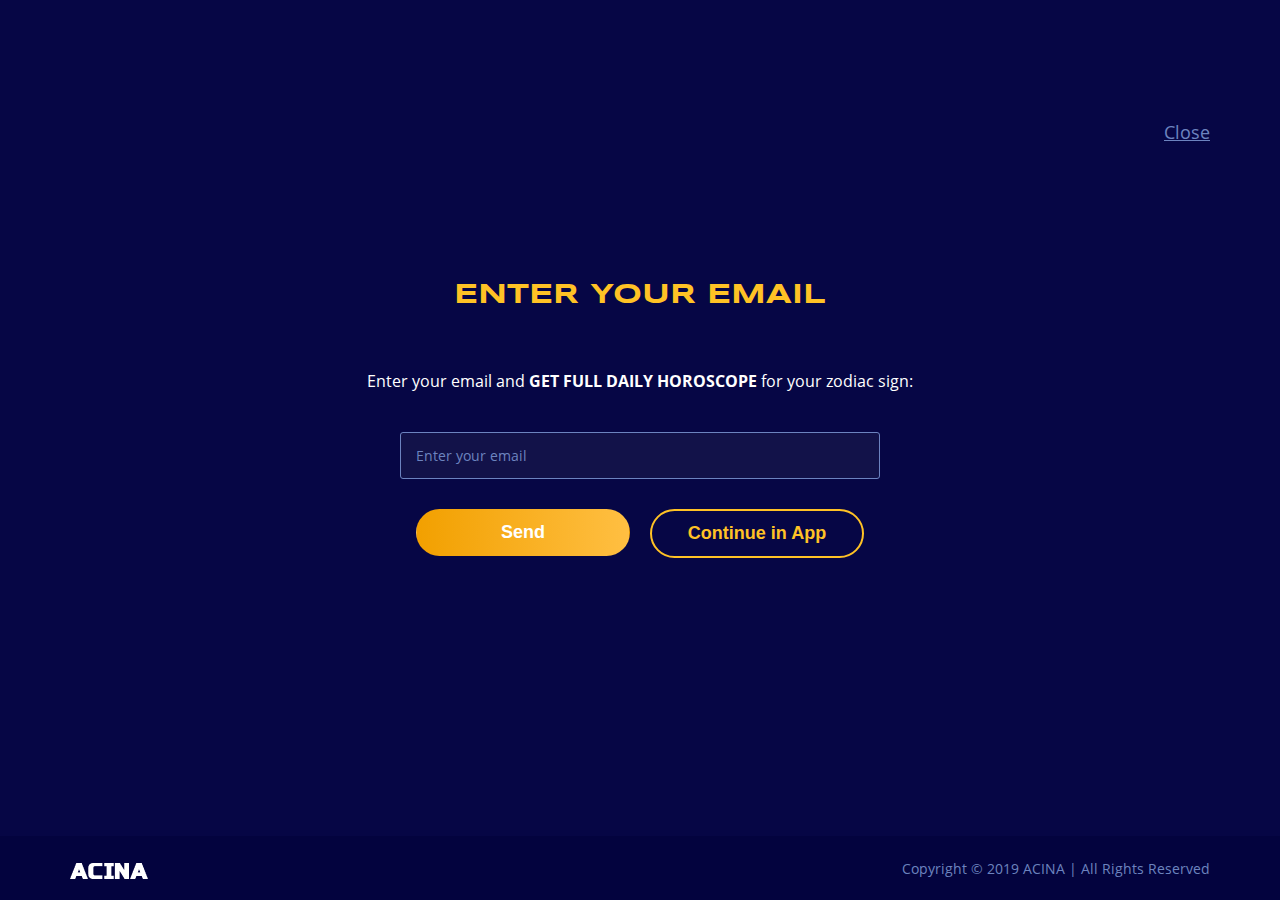
<file: daily-horoscope-2.html>
<!DOCTYPE html>
<html lang="ru">
  <head>
    <meta charset="utf-8" />

    <title>Fatumscope - YOUR ZODIAC SIGN</title>
    <meta name="description" content="Fatumscope - YOUR ZODIAC SIGN" />

    <meta name="viewport" content="width=device-width" />
    <meta http-equiv="X-UA-Compatible" content="IE=Edge" />

    <link rel="icon" href="./images/favicon.ico" />
    <meta property="og:image" content="img/preview.jpg" />
    <link rel="stylesheet" href="css/bootstrap.min.css" />
    <link rel="stylesheet" href="css/normalize.css" />
    <link rel="stylesheet" href="css/styles.css" />
    <link rel="stylesheet" href="css/media.css" />
    
  </head>

  <body>
    <header class="function">
      <div class="container">
        <div class="row">
          <nav>
            <ul class="function__list">
              <li class="function__item closed"><a href="index.html">Close</a></li>
            </ul>
          </nav>
        </div>
      </div>
    </header>
    <main>
      <section class="function__info stepTwo">
        <div class="container">
          <div class="row">
            <h2 class="title color">
              Enter your email
            </h2>
          </div>
          <div class="row info">
            <div class="info__right stepTwo">
              <p>Enter your email and <b class="info__bigText">Get Full Daily Horoscope</b> for your zodiac sign:</p>
              <form class="form" action=""><input type="email" placeholder="Enter your email"></form>
              <ul>
                <li><a href="" class="btn submit">Send</a></li>
                <li><a href="" class="btn get">Continue in App</a></li>
              </ul>
          </div>
          </div>
        </div>
      </section>
    <footer>
      <div class="container">
        <div class="row footer">
          <div class="footer__logo">
            <img src="./images/logo.png" alt="ACINA" />
          </div>
          <span class="footer__description"> Copyright &#169; 2019 ACINA | All Rights Reserved</span>
        </div>
      </div>
    </footer>
    <!-- Bootstrap Core JavaScript -->
    <script src="js/jquery-3.2.1.min.js"></script>
    <script src="js/jquery.validate.min.js"></script>
    <script src="js/popper.min.js"></script>
    <script src="js/bootstrap.min.js"></script>
    <script src="js/scripts.js"></script>
  </body>
</html>
</file>
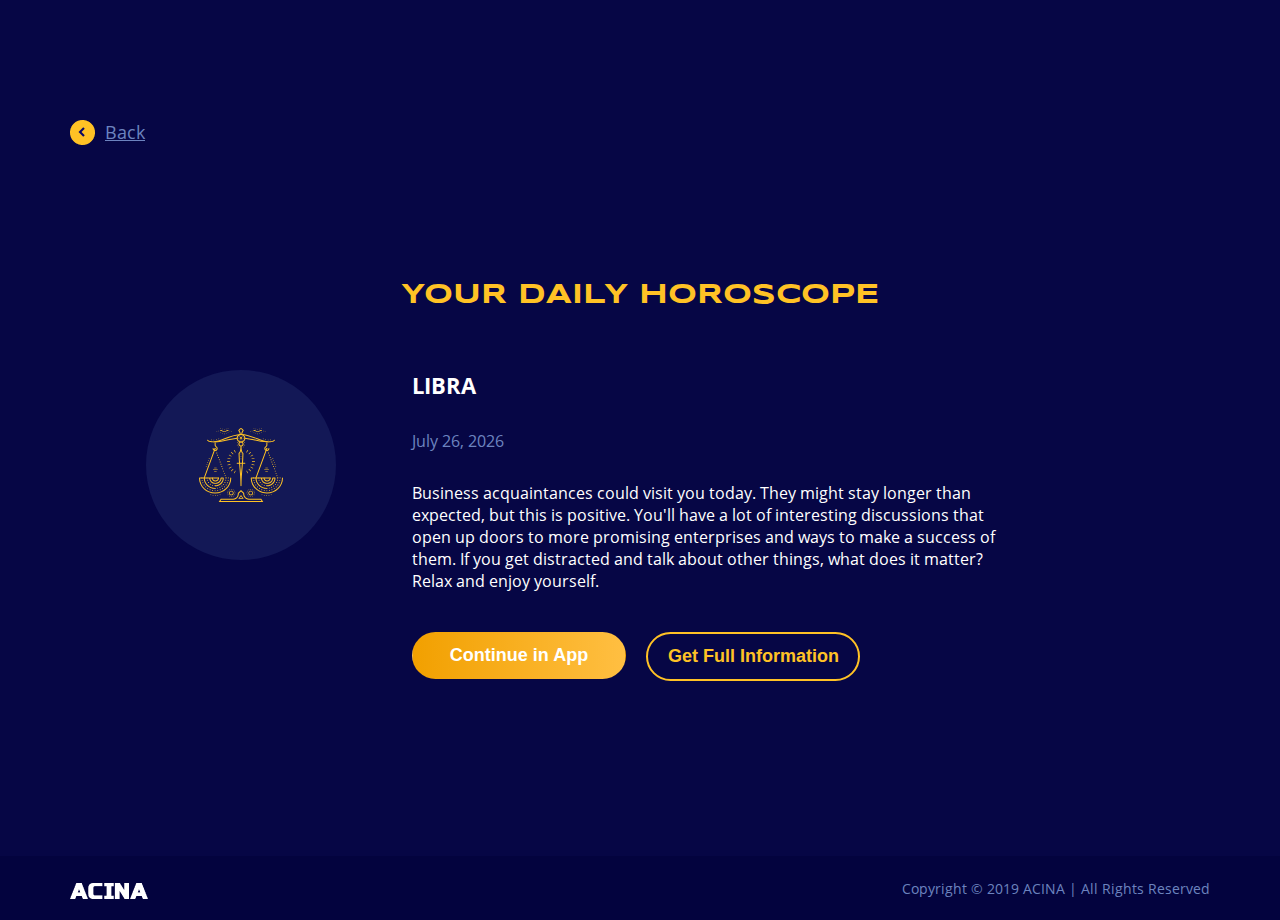
<file: daily-horoscope.html>
<!DOCTYPE html>
<html lang="ru">
  <head>
    <meta charset="utf-8" />

    <title>Fatumscope - YOUR ZODIAC SIGN</title>
    <meta name="description" content="Fatumscope - YOUR ZODIAC SIGN" />

    <meta name="viewport" content="width=device-width" />
    <meta http-equiv="X-UA-Compatible" content="IE=Edge" />

    <link rel="icon" href="./images/favicon.ico" />
    <meta property="og:image" content="img/preview.jpg" />
    <link rel="stylesheet" href="css/bootstrap.min.css" />
    <link rel="stylesheet" href="css/normalize.css" />
    <link rel="stylesheet" href="css/styles.css" />
    <link rel="stylesheet" href="css/media.css" />
    
  </head>

  <body>
    <header class="function">
      <div class="container">
        <div class="row">
          <nav>
            <ul class="function__list">
              <li class="function__item back"><a href="index.html">Back</a></li>
            </ul>
          </nav>
        </div>
      </div>
    </header>
    <main>
      <section class="function__info">
        <div class="container">
          <div class="row">
            <h2 class="title color">
              your daily horoscope
            </h2>
          </div>
          <div class="row info">
            <div class="info__left">
                <div class="icon">
                  <img class="zodiacIcon" src="./images/Aries.svg" alt="Aries">
                </div>
            </div>
            <div class="info__right">
              <h2 class="subTitle zodiacTitle">TAurus</h2>
              <div class="date zodiacDate">November 29, 2019</div>
              <p class="zodiacText">Business acquaintances could visit you today. They might stay longer than expected, but this is positive. You'll have a lot of interesting discussions that open up doors to more promising enterprises and ways to make a success of them. If you get distracted and talk about other things, what does it matter? Relax and enjoy yourself.</p>
              <ul>
                <li><a href="" class="btn">Continue in App</a></li>
                <li><a href="./daily-horoscope-2.html" class="btn get">Get Full Information</a></li>
              </ul>
          </div>
          </div>
        </div>
      </section>
    <footer>
      <div class="container">
        <div class="row footer">
          <div class="footer__logo">
            <img src="./images/logo.png" alt="ACINA" />
          </div>
          <span class="footer__description"> Copyright &#169; 2019 ACINA | All Rights Reserved</span>
        </div>
      </div>
    </footer>
    <!-- Bootstrap Core JavaScript -->
    <script src="js/jquery-3.2.1.min.js"></script>
    <script src="js/jquery.validate.min.js"></script>
    <script src="js/popper.min.js"></script>
    <script src="js/bootstrap.min.js"></script>
    <script src="js/scripts.js"></script>
  </body>
</html>
</file>
<file: css/styles.css>
/* syncopate-regular - latin */
@font-face {
  font-family: "Syncopate";
  font-style: normal;
  font-weight: 400;
  src: url("../fonts/syncopate-v11-latin-regular.eot"); /* IE9 Compat Modes */
  src: local("Syncopate Regular"), local("Syncopate-Regular"),
    url("../fonts/syncopate-v11-latin-regular.eot?#iefix")
      format("embedded-opentype"),
    /* IE6-IE8 */ url("../fonts/syncopate-v11-latin-regular.woff2")
      format("woff2"),
    /* Super Modern Browsers */ url("../fonts/syncopate-v11-latin-regular.woff")
      format("woff"),
    /* Modern Browsers */ url("../fonts/syncopate-v11-latin-regular.ttf")
      format("truetype"),
    /* Safari, Android, iOS */
      url("../fonts/syncopate-v11-latin-regular.svg#Syncopate") format("svg"); /* Legacy iOS */
}
/* syncopate-700 - latin */
@font-face {
  font-family: "Syncopate";
  font-style: normal;
  font-weight: 700;
  src: url("../fonts/syncopate-v11-latin-700.eot"); /* IE9 Compat Modes */
  src: local("Syncopate Bold"), local("Syncopate-Bold"),
    url("../fonts/syncopate-v11-latin-700.eot?#iefix")
      format("embedded-opentype"),
    /* IE6-IE8 */ url("../fonts/syncopate-v11-latin-700.woff2") format("woff2"),
    /* Super Modern Browsers */ url("../fonts/syncopate-v11-latin-700.woff")
      format("woff"),
    /* Modern Browsers */ url("../fonts/syncopate-v11-latin-700.ttf")
      format("truetype"),
    /* Safari, Android, iOS */
      url("../fonts/syncopate-v11-latin-700.svg#Syncopate") format("svg"); /* Legacy iOS */
}
/* open-sans-regular - latin */
@font-face {
  font-family: "Open Sans";
  font-style: normal;
  font-weight: 400;
  src: url("../fonts/open-sans-v17-latin-regular.eot"); /* IE9 Compat Modes */
  src: local("Open Sans Regular"), local("OpenSans-Regular"),
    url("../fonts/open-sans-v17-latin-regular.eot?#iefix")
      format("embedded-opentype"),
    /* IE6-IE8 */ url("../fonts/open-sans-v17-latin-regular.woff2")
      format("woff2"),
    /* Super Modern Browsers */ url("../fonts/open-sans-v17-latin-regular.woff")
      format("woff"),
    /* Modern Browsers */ url("../fonts/open-sans-v17-latin-regular.ttf")
      format("truetype"),
    /* Safari, Android, iOS */
      url("../fonts/open-sans-v17-latin-regular.svg#OpenSans") format("svg"); /* Legacy iOS */
}
/* open-sans-italic - latin */
@font-face {
  font-family: "Open Sans";
  font-style: italic;
  font-weight: 400;
  src: url("../fonts/open-sans-v17-latin-italic.eot"); /* IE9 Compat Modes */
  src: local("Open Sans Italic"), local("OpenSans-Italic"),
    url("../fonts/open-sans-v17-latin-italic.eot?#iefix")
      format("embedded-opentype"),
    /* IE6-IE8 */ url("../fonts/open-sans-v17-latin-italic.woff2")
      format("woff2"),
    /* Super Modern Browsers */ url("../fonts/open-sans-v17-latin-italic.woff")
      format("woff"),
    /* Modern Browsers */ url("../fonts/open-sans-v17-latin-italic.ttf")
      format("truetype"),
    /* Safari, Android, iOS */
      url("../fonts/open-sans-v17-latin-italic.svg#OpenSans") format("svg"); /* Legacy iOS */
}
/* open-sans-700 - latin */
@font-face {
  font-family: "Open Sans";
  font-style: normal;
  font-weight: 700;
  src: url("../fonts/open-sans-v17-latin-700.eot"); /* IE9 Compat Modes */
  src: local("Open Sans Bold"), local("OpenSans-Bold"),
    url("../fonts/open-sans-v17-latin-700.eot?#iefix")
      format("embedded-opentype"),
    /* IE6-IE8 */ url("../fonts/open-sans-v17-latin-700.woff2") format("woff2"),
    /* Super Modern Browsers */ url("../fonts/open-sans-v17-latin-700.woff")
      format("woff"),
    /* Modern Browsers */ url("../fonts/open-sans-v17-latin-700.ttf")
      format("truetype"),
    /* Safari, Android, iOS */
      url("../fonts/open-sans-v17-latin-700.svg#OpenSans") format("svg"); /* Legacy iOS */
}
/* open-sans-700italic - latin */
@font-face {
  font-family: "Open Sans";
  font-style: italic;
  font-weight: 700;
  src: url("../fonts/open-sans-v17-latin-700italic.eot"); /* IE9 Compat Modes */
  src: local("Open Sans Bold Italic"), local("OpenSans-BoldItalic"),
    url("../fonts/open-sans-v17-latin-700italic.eot?#iefix")
      format("embedded-opentype"),
    /* IE6-IE8 */ url("../fonts/open-sans-v17-latin-700italic.woff2")
      format("woff2"),
    /* Super Modern Browsers */
      url("../fonts/open-sans-v17-latin-700italic.woff") format("woff"),
    /* Modern Browsers */ url("../fonts/open-sans-v17-latin-700italic.ttf")
      format("truetype"),
    /* Safari, Android, iOS */
      url("../fonts/open-sans-v17-latin-700italic.svg#OpenSans") format("svg"); /* Legacy iOS */
}
/* roboto-regular - latin */
@font-face {
  font-family: "Roboto";
  font-style: normal;
  font-weight: 400;
  src: url("../fonts/roboto-v20-latin-regular.eot"); /* IE9 Compat Modes */
  src: local("Roboto"), local("Roboto-Regular"),
    url("../fonts/roboto-v20-latin-regular.eot?#iefix")
      format("embedded-opentype"),
    /* IE6-IE8 */ url("../fonts/roboto-v20-latin-regular.woff2") format("woff2"),
    /* Super Modern Browsers */ url("../fonts/roboto-v20-latin-regular.woff")
      format("woff"),
    /* Modern Browsers */ url("../fonts/roboto-v20-latin-regular.ttf")
      format("truetype"),
    /* Safari, Android, iOS */
      url("../fonts/roboto-v20-latin-regular.svg#Roboto") format("svg"); /* Legacy iOS */
}
/* roboto-700 - latin */
@font-face {
  font-family: "Roboto";
  font-style: normal;
  font-weight: 700;
  src: url("../fonts/roboto-v20-latin-700.eot"); /* IE9 Compat Modes */
  src: local("Roboto Bold"), local("Roboto-Bold"),
    url("../fonts/roboto-v20-latin-700.eot?#iefix") format("embedded-opentype"),
    /* IE6-IE8 */ url("../fonts/roboto-v20-latin-700.woff2") format("woff2"),
    /* Super Modern Browsers */ url("../fonts/roboto-v20-latin-700.woff")
      format("woff"),
    /* Modern Browsers */ url("../fonts/roboto-v20-latin-700.ttf")
      format("truetype"),
    /* Safari, Android, iOS */ url("../fonts/roboto-v20-latin-700.svg#Roboto")
      format("svg"); /* Legacy iOS */
}

body {
  font-family: "Open Sans", sans-serif;
  font-size: 16px;
  line-height: 22px;
  color: #6c83bf;
}
main {
  overflow: hidden;
  background: #060645;
}
.big-btn.disabled {
  color: #6c83bf;
  background: linear-gradient(0deg, rgba(3, 3, 62, 0.7), rgba(3, 3, 62, 0.7)),
    linear-gradient(90deg, #3f56d6 7.72%, #5383ff 95.82%),
    linear-gradient(90deg, #5383ff 7.72%, #0eb9df 95.82%);
  transition: 0.3s;
  pointer-events: none;
  cursor: default;
}
.big-btn {
  display: block;
  font-family: "Lato", sans-serif;
  font-weight: 600;
  font-size: 18px;
  line-height: 21px;
  text-align: center;
  color: #fff;
  background: linear-gradient(90deg, #f2a000 0%, #ffbf42 100%), #f2a000;
  border-radius: 30px;
  padding: 12px 20px;
  width: 100%;
  transition: 0.3s;
  text-decoration: none;
}
.big-btn:hover {
  color: #fff;
  background: linear-gradient(90deg, #e99b02 0%, #fdaf17 100%), #f2a000;
  transition: 0.3s;
  text-decoration: none;
  cursor: pointer;
}
.btn {
  font-family: "Lato", sans-serif;
  font-weight: 600;
  font-size: 18px;
  line-height: 21px;
  text-align: center;
  color: #fff;
  background: linear-gradient(90deg, #f2a000 0%, #ffbf42 100%), #f2a000;
  border-radius: 30px;
  padding: 12px 20px;
  cursor: pointer;
  transition: 0.3s;
}
.btn:hover {
  color: #fff;
  background: linear-gradient(90deg, #e99b02 0%, #fdaf17 100%), #f2a000;
  transition: 0.3s;
}
.btn:active {
  color: #060645;
  background: #f2a000;
}
.btn.disabled {
  background: linear-gradient(0deg, rgba(3, 3, 62, 0.7), rgba(3, 3, 62, 0.7)),
    linear-gradient(90deg, #3f56d6 7.72%, #5383ff 95.82%),
    linear-gradient(90deg, #5383ff 7.72%, #0eb9df 95.82%);
  color: #6c83bf;
  transition: 0.3s;
  pointer-events: none;
  cursor: default;
}
.title {
  font-family: "Syncopate", sans-serif;
  font-weight: 700;
  font-size: 28px;
  line-height: 29px;
  text-align: center;
  margin: 0 auto 10px;
  color: #fff;
  text-transform: uppercase;
  width: 100%;
}
.subTitle {
  font-family: "Open Sans", sans-serif;
  font-weight: 700;
  font-size: 22px;
  line-height: 30px;
  text-align: center;
  margin: 0 auto 10px;
  color: #fff;
  text-transform: uppercase;
}
.color {
  color: #ffc225;
}
.color-white {
  color: #f2f2f2;
}
.container__header {
  background-image: url("../images/top.png");
  background-repeat: no-repeat;
  background-size: cover;
  background-position: center right;
  min-height: 500px;
  display: flex;
  align-items: center;
  justify-content: flex-start;
}

.container__header.fixed-top {
  position: fixed;
  top: 0;
  right: 0;
  left: 0;
  z-index: 1030;
  border-bottom: 2px solid #f2f2f2;
}

.header__function .header__btn {
  font-family: "Lato", sans-serif;
  font-weight: 800;
  font-size: 12px;
  line-height: 18px;
  color: #729fd4;
  border: 1px solid #729fd4;
  border-radius: 25px;
  text-transform: uppercase;
  padding: 12px 20px;
}
.header__btn:hover {
  color: #fff;
  text-decoration: none;
  background: #729fd4;
}
.home__baner {
  background-image: url("../img/bgbanner1920-2.png");
  background-size: cover;
  background-repeat: no-repeat;
  background-position: center;
  margin-top: 70px;
}
.home__top {
  display: flex;
  justify-content: space-between;
  align-items: flex-start;
  padding-top: 30px;
  flex-wrap: nowrap;
}
.caption {
  max-width: 635px;
}
.caption .title {
  text-align: left;
  margin: 0 auto 20px;
}
.caption p {
  max-width: 535px;
  margin: 0 0 30px;
  text-align: left;
}
.caption .btn {
  width: 250px;
  text-transform: uppercase;
}
.wrap__logo {
  display: none;
}
.top__imgPhone {
  display: none;
}
.horoscope {
  padding-top: 80px;
  padding-bottom: 35px;
}
.top__text {
  font-family: "Open Sans", sans-serif;
  font-weight: 400;
  font-size: 14px;
  line-height: 19px;
  text-align: center;
  max-width: 920px;
  margin: 0 auto 40px;
}
.sodiac__list {
  display: flex;
  justify-content: space-between;
  flex-wrap: wrap;
  align-items: center;
  position: relative;
  margin: 0;
}
.sodiac__item {
  display: flex;
  justify-content: center;
  align-items: center;
  list-style: none;
  margin-right: 70px;
  margin-bottom: 45px;
}
.sodiac__item:nth-child(6n) {
  margin-right: 0px;
}
.sodiac__link {
  text-decoration: none;
}
.sodiac__link:hover,
.sodiac__link:focus,
.sodiac__link:active {
  color: #fff;
  text-decoration: none;
}
.sodiac__link .icon {
  display: flex;
  justify-content: center;
  align-items: center;
  background-color: #131856;
  border-radius: 50%;
  width: 120px;
  height: 120px;
  margin-bottom: 10px;
}
.sodiac__link p {
  font-family: "Roboto", sans-serif;
  font-weight: 400;
  font-size: 16px;
  line-height: 19px;
  text-align: center;
  text-transform: uppercase;
  margin: 0 auto;
  color: #fff;
}
.tests {
  padding-bottom: 80px;
}
.tests .function {
  justify-content: space-between;
}
.tests .left,
.tests .right {
  width: 48%;
}
.tests .subTitle {
  text-align: left;
}
.tests__cards,
.tests__compatibility {
  background: #03033e;
  border-radius: 8px;
  text-align: left;
  padding: 30px;
  width: 100%;
  min-height: 436px;
  position: relative;
}
.tests__cards::before {
  content: url("../images/cardbg.png");
  position: absolute;
  top: 10px;
  right: 15px;
}
.tests__compatibility::before {
  content: url("../images/lovebg.png");
  position: absolute;
  top: 10px;
  right: 15px;
}
.tests__list {
  display: flex;
  justify-content: space-between;
  align-items: center;
  margin: 0;
  padding: 40px 0 30px;
  background: #03033e;
}
.mycard {
  margin-right: 15px;
  border-radius: 5px;
  width: 68px;
  height: 130px;
  position: relative;
}
.mycard.disabled {
  pointer-events: none;
  cursor: default;
}
.mycard.is-active .mycard__front {
  transform: perspective(130px) rotateY(-180deg);
}
.mycard.is-active .mycard__back {
  transform: perspective(130px) rotateY(0);
}
.mycard:hover {
  cursor: pointer;
}
.mycard:nth-child(6n) {
  margin-right: 0px;
}
.mycard__front,
.mycard__back {
  border-radius: 5px;
  width: 100%;
  height: 130px;
  overflow: hidden;
  position: absolute;
  backface-visibility: hidden;
  transition: transform 0.5s ease;
  background: #03033e;
}
.mycard__front {
  transform: perspective(130px) rotateY(0);
}
.mycard__frontImg,
.mycard__backImg {
  width: 100%;
  height: auto;
}
.mycard__back {
  transform: perspective(130px) rotateY(180deg);
}
.tests__value {
  max-width: 320px;
  min-height: 90px;
  margin: 0px;
}
.tests__compatibility .tests__value {
  margin-bottom: 35px;
}
.tests__selectList {
  margin-bottom: 36px;
}
.tests__select {
  position: relative;
  margin-bottom: 30px;
  cursor: pointer;
}

.tests__select.is-active .select__body {
  display: block;
}
.tests__select:last-child {
  margin-bottom: 0px;
}
.select__header {
  padding: 13px 15px;
  border: 1px solid #6c83bf;
  border-radius: 3px;
}
.tests__select.is-active .select__header {
  border: 1px solid #ffffff;
}
.tests__select.is-active .tests__selectIcon path {
  stroke: #fff;
}
.tests__select.selected .select__header {
  border: 1px solid #6c83bf;
  background: #131856;
}
.select__current {
  font-family: "Open Sans", sans-serif;
  font-weight: 400;
  font-size: 14px;
  line-height: 19px;
  color: #6c83bf;
}
.tests__selectIcon {
  position: absolute;
  top: 12px;
  right: 15px;
}
.tests__selectValue svg {
  color: #fff;
}
.select__body {
  width: 100%;
  position: absolute;
  top: 50px;
  left: 0;
  display: none;
  margin-top: 3px;
  padding: 6px 0;
  background: #5c86f3;
  border-radius: 3px;
  z-index: 99;
}
.select__item {
  width: 100%;
  font-family: "Roboto", sans-serif;
  padding: 8px 25px;
  font-weight: 600;
  font-size: 16px;
  line-height: 19px;
  color: #ffffff;
  transition: 0.2s;
}
.select__item:hover {
  cursor: pointer;
  background: #131856;
  transition: 0.2s;
}
.aboutAp {
  margin-bottom: 60px;
}
.aboutAp .top {
  flex-direction: column;
}
.aboutAp .top__text {
  max-width: 615px;
}
.solutions-tab-content {
  width: 100%;
}
.solutions-tab {
  margin-bottom: 50px;
}
.solutions-tab .phone {
  display: none;
}
.nav-pills {
  justify-content: center;
}
.nav-item {
  text-align: center;
  margin-right: 15px;
}
.nav-item:last-child {
  margin-right: 0px;
}
.nav-item.active {
  background: #5c86f3;
  border-radius: 3px;
}
.nav-item.active a {
  color: #ffffff;
}
.nav-item.active a:hover {
  color: #ffffff;
}
.nav-item a {
  border: 1px solid #6c83bf;
  border-radius: 3px;
  width: 160px;
  padding: 10px 20px;
  font-family: "Open Sans", sans-serif;
  font-weight: 400;
  font-size: 14px;
  line-height: 19px;
  display: block;
  color: #6c83bf;
}
.nav-item a:hover {
  color: #6c83bf;
  text-decoration: none;
}
.tab-pane .item {
  display: flex;
  align-items: flex-start;
  justify-content: space-between;
}
.story-img {
  width: 60%;
  margin-right: auto;
}
.success-story {
  width: 35%;
}
.success-story .subTitle {
  text-align: left;
  margin-top: 40px;
}
.story-para p {
  font-family: "Open Sans", sans-serif;
  font-weight: 400;
  font-size: 14px;
  line-height: 19px;
  color: #ffffff;
  margin-bottom: 80px;
}

footer {
  background: #03033e;
}
.footer {
  display: flex;
  justify-content: space-between;
  align-items: center;
}
.footer__logo {
  padding: 22px 0 20px;
}
.footer__description {
  font-family: "Open Sans", sans-serif;
  font-size: 14px;
  line-height: 19px;
  color: #6c83bf;
}

/* Daily Horoscope */
.function {
  background: #060645;
  padding: 120px 0;
}
.function nav {
  width: 100%;
}
.function__list {
  display: flex;
  align-items: center;
  justify-content: space-between;
}
.function__list li a {
  position: relative;
  font-family: "Open Sans", sans-serif;
  font-size: 18px;
  line-height: 25px;
  text-decoration-line: underline;
  color: #6c83bf;
}
.function__list li.back a {
  padding-left: 35px;
}
.function__list li.back a::after {
  position: absolute;
  left: 0;
  top: 0;
  content: url("../images/arrow.png");
}
.function__list li.closed {
  margin-left: auto;
}
.function__info {
  min-height: calc(100vh - 345px);
}
.function__info .title {
  margin-bottom: 60px;
}
.function__info .subTitle {
  margin-bottom: 30px;
  text-align: left;
}
.function__info .top__text {
  margin-bottom: 80px;
  max-width: 800px;
}
.info {
  display: flex;
  align-items: flex-start;
  justify-content: flex-start;
  flex-wrap: nowrap;
  padding-bottom: 175px;
}

.info__left {
  width: 30%;
  display: flex;
  align-items: flex-start;
  justify-content: center;
}
.info__left .icon {
  background: #131856;
  width: 190px;
  height: 190px;
  border-radius: 50%;
  display: flex;
  align-items: center;
  justify-content: center;
}
.info__left .cardImg {
  border-radius: 5px;
  overflow: hidden;
}
.info__right {
  width: 70%;
}

.info__right .date {
  font-family: "Open Sans", sans-serif;
  font-size: 16px;
  line-height: 22px;
  color: #6c83bf;
  margin-bottom: 30px;
}
.info__right ul {
  margin-bottom: 0;
  display: flex;
  align-items: flex-start;
  justify-content: flex-start;
}
.info__right p {
  font-family: "Open Sans", sans-serif;
  font-size: 16px;
  line-height: 22px;
  color: #ffffff;
  max-width: 600px;
  margin-bottom: 40px;
}

.info__right p .info__bigText {
  text-transform: uppercase;
}
.info__right .btn {
  width: 214px;
  margin-right: 20px;
}
.info__right li:last-child .btn {
  margin-right: 0px;
}
.info__right .get {
  border: 2px solid #ffc225;
  background: #060645;
  color: #ffc225;
  transition: 0.3s;
}
.info__right .get:hover {
  background: #131856;
  transition: 0.3s;
}

.info__right.stepTwo {
  width: 100%;
}
.info__right.stepTwo p {
  width: 100%;
  max-width: 100%;
  margin: 0 auto 40px;
  text-align: center;
}
.info__right.stepTwo {
  text-align: center;
}
.info__right.stepTwo input {
  border: 1px solid #6c83bf;
  border-radius: 3px;
  padding: 13px 15px;
  width: 100%;
  max-width: 480px;
  font-family: "Open Sans", sans-serif;
  font-weight: 400;
  font-size: 14px;
  line-height: 19px;
  color: #fff;
  margin-bottom: 30px;
  background: #121249;
}
.info__right.stepTwo input::placeholder {
  font-family: "Open Sans", sans-serif;
  font-weight: 400;
  font-size: 14px;
  line-height: 19px;
  color: #6c83bf;
}
.info__right.stepTwo input:focus,
.info__right.stepTwo input:active {
  border: 1px solid #ffffff;
  outline: #fff;
}
.info__right.stepTwo ul {
  justify-content: center;
}
.questions__info {
  flex-direction: column;
  align-items: center;
}
.questions {
  font-family: "Roboto", sans-serif;
  font-weight: 600;
  font-size: 18px;
  line-height: 21px;
  text-align: center;
  text-transform: uppercase;
  color: #ffffff;
  max-width: 468px;
  margin-bottom: 15px;
}
.questions__counter {
  font-family: "Open Sans", sans-serif;
  font-weight: 400;
  font-size: 14px;
  line-height: 19px;
  text-align: center;
  color: #6c83bf;
  margin-bottom: 30px;
}
.questions__list {
  display: flex;
  align-items: flex-start;
  justify-content: center;
  flex-wrap: wrap;
  max-width: 730px;
  margin-bottom: 45px;
}
.questions__item {
  display: flex;
  align-items: center;
  justify-content: space-between;
  width: 355px;
  margin-right: 15px;
  margin-bottom: 15px;
  position: relative;
  overflow: hidden;
}

.questions__item:nth-child(2n) {
  margin-right: 0px;
}
.questions__text {
  font-family: "Open Sans", sans-serif;
  font-weight: 400;
  font-size: 14px;
  line-height: 19px;
  align-items: center;
  color: #ffffff;
  margin-bottom: 0;
  padding: 18px 20px;
  border: 1px solid #5c86f3;
  border-radius: 10px;
  width: 100%;
  position: relative;
}

.questions__text::after {
  display: none;
  position: absolute;
  content: url("../images/check.png");
  right: 20px;
  top: 50%;
  cursor: pointer;
  transform: translateY(-50%);
}
.questions__item input:checked + label::after {
  display: block;
}
.questions__item input:checked + label {
  background: #5c86f3;
}
.questions__text:hover {
  cursor: pointer;
}
.questions__item input[type="checkbox"] {
  display: inline-block;
  width: auto;
  margin-top: 0px;
  opacity: 0;
  position: absolute;
  right: 0;
}
.questions__info .box__btn {
  width: 100%;
  text-align: center;
}
.box__btn .btn {
  width: 290px;
}
.information {
  justify-content: center;
  flex-direction: column;
  text-align: center;
  padding-bottom: 175px;
}
.information__result {
  display: flex;
  align-items: center;
  justify-content: center;
  margin-bottom: 40px;
}
.information__result .wrap__icon {
  display: flex;
  justify-content: center;
  align-items: center;
  flex-direction: column;
  margin-right: 25px;
}
.information__result .wrap__icon:last-child {
  margin-right: 0px;
  margin-left: 25px;
}
.information__result .icon {
  display: flex;
  justify-content: center;
  align-items: center;
  background-color: #131856;
  border-radius: 50%;
  width: 120px;
  height: 120px;
  margin-bottom: 10px;
}
.information__result .wrap__icon p {
  font-family: "Roboto", sans-serif;
  font-style: normal;
  font-weight: normal;
  font-size: 16px;
  line-height: 19px;
  text-align: center;
  text-transform: uppercase;
  color: #ffffff;
}
.information__title {
  font-family: "Roboto", sans-serif;
  font-weight: 600;
  font-size: 18px;
  line-height: 21px;
  text-align: center;
  text-transform: uppercase;
  color: #ffffff;
  margin-bottom: 40px;
}
.information__text {
  margin: 0 auto 40px;
  max-width: 855px;
}
.information__result .plus {
  width: 2px;
  height: 20px;
  background: #ffc225;
  position: relative;
  margin-top: -20px;
}
.information__result .plus::before {
  position: absolute;
  width: 2px;
  height: 20px;
  content: "";
  background: #ffc225;
  transform: rotate(90deg);
  left: 0;
}
</file>
<file: css/media.css>
@media screen and (max-width: 1700px) {
  .container__header {
    background-position: center right 20%;
  }
  .caption {
    max-width: 490px;
  }
}
@media screen and (max-width: 1199px) {
  .caption {
    max-width: 100%;
    padding-top: 30px;
    padding-bottom: 60px;
  }
  .container__header {
    background-image: url(../images/topBg.jpg);
    background-position: center right 0%;
  }
  .wrap__logo {
    display: block;
    margin-bottom: 40px;
  }
  .top__imgPhone {
    display: block;
    margin-bottom: 40px;
  }

  .header__item {
    padding: 0 5px 0px;
  }
  .home__top {
    flex-direction: column;
  }
  .sodiac__list {
    justify-content: flex-start;
  }
  .sodiac__item {
    margin-right: 90px;
  }
  .sodiac__item:nth-child(6n) {
    margin-right: 90px;
  }
  .sodiac__item:nth-child(5n) {
    margin-right: 0px;
  }
  .tab-pane .item {
    flex-direction: column;
  }
  .success-story {
    width: 100%;
  }
  .story-img {
    width: 100%;
  }
  .story-para p {
    margin-bottom: 60px;
  }
  .function__info.stepTwo {
    min-height: calc(100vh - 182px);
  }
  .footer__top .form__control {
    width: 100%;
  }
  .footer__top .form__control:first-child {
    margin-bottom: 20px;
  }
}
@media screen and (max-width: 991px) {
  .sodiac__item {
    margin-right: 80px;
  }
  .sodiac__item:nth-child(6n) {
    margin-right: 80px;
  }
  .sodiac__item:nth-child(5n) {
    margin-right: 80px;
  }
  .sodiac__item:nth-child(4n) {
    margin-right: 0px;
  }
  .tests .function {
    flex-direction: column;
  }
  .tests .left,
  .tests .right {
    width: 100%;
  }
  .tests .left {
    margin-bottom: 20px;
  }
  .info {
    flex-direction: column;
    align-items: center;
    padding-bottom: 80px;
  }
  .info__left {
    margin-bottom: 30px;
    width: 100%;
  }
  .function {
    padding: 60px 0;
  }
  .function__info.stepTwo {
    display: flex;
    align-items: center;
  }
  .function__info .top__text {
    margin-bottom: 40px;
  }
  .function__info .subTitle {
    text-align: center;
    margin-bottom: 8px;
  }
  .info__right {
    width: 100%;
  }
  .info__right .date {
    text-align: center;
    margin-bottom: 30px;
  }
  .questions__item {
    margin-left: 15px;
  }
  .questions__item:nth-child(2n) {
    margin-right: 15px;
  }
}
@media screen and (max-width: 768px) {
  .caption {
    padding-bottom: 45px;
  }
  .top__imgPhone {
    width: 100%;
    margin-bottom: 30px;
  }
  .sodiac__item {
    margin-right: 90px;
  }
  .sodiac__item:nth-child(6n) {
    margin-right: 90px;
  }
  .sodiac__item:nth-child(5n) {
    margin-right: 90px;
  }
  .sodiac__item:nth-child(4n) {
    margin-right: 90px;
  }
  .sodiac__item:nth-child(3n) {
    margin-right: 0px;
  }
  .story-img img {
    width: 100%;
  }
  .info__right {
    width: 100%;
  }
  .info__right ul {
    flex-direction: column;
    justify-content: space-between;
  }
  .info__right ul li {
    width: 100%;
  }
  .info__right .btn {
    width: 100%;
    margin-bottom: 20px;
  }
  .info__right li:nth-child(2n) .btn {
    margin-bottom: 0px;
  }
  .information {
    padding-bottom: 0;
  }
  .info__right.stepTwo input {
    max-width: 100%;
  }
  .function__info.stepTwo {
    min-height: calc(100vh - 200px);
  }
  .info__right.stepTwo p {
    text-align: left;
  }
}
@media screen and (max-width: 576px) {
  .caption {
    padding: 30px 20px 45px;
  }
  .caption .btn {
    width: 100%;
  }
  .horoscope {
    padding: 35px 20px 35px;
  }
  .sodiac__list {
    justify-content: space-around;
  }
  .sodiac__item {
    margin-right: 20px;
  }
  .sodiac__item:nth-child(6n) {
    margin-right: 20px;
  }
  .sodiac__item:nth-child(5n) {
    margin-right: 20px;
  }
  .sodiac__item:nth-child(4n) {
    margin-right: 20px;
  }
  .sodiac__item:nth-child(3n) {
    margin-right: 20px;
  }
  .sodiac__item:nth-child(2n) {
    margin-right: 0px;
  }
  .tests {
    padding-bottom: 70px;
  }
  .tests__cards::before,
  .tests__compatibility::before {
    display: none;
  }
  .tests__list {
    flex-wrap: wrap;
    justify-content: center;
    padding-bottom: 20px;
  }
  .mycard {
    margin-bottom: 20px;
  }
  .mycard:nth-child(6n) {
    margin-right: auto;
  }
  .mycard:nth-child(3n) {
    margin-right: 0;
  }
  .aboutAp {
    padding: 0 20px 0px;
  }
  .nav-item {
    margin-right: 5px;
  }
  .nav-item a {
    width: 103px;
    padding: 7px 0px;
  }
  .solutions-tab .phone {
    display: block;
  }
  .solutions-tab .big {
    display: none;
  }
  .success-story .subTitle {
    margin-top: 50px;
    margin-bottom: 30px;
  }
  .footer {
    padding: 25px 20px;
  }
  .footer__logo {
    padding: 0 0 10px;
  }
  .form__btn {
    width: 100%;
  }
  .function {
    padding: 30px 20px;
  }
  .function__info {
    padding: 0 20px 60px;
  }
  .function__info .title {
    max-width: 320px;
    font-size: 22px;
    margin-bottom: 30px;
  }
  .function__info .subTitle {
    max-width: 320px;
  }
  .info {
    padding-bottom: 0;
  }
  .questions__item {
    width: 100%;
    margin: 0 0 15px;
  }
  .questions__item:nth-child(2n) {
    margin-right: 0;
  }
  .box__btn .btn {
    width: 100%;
  }
  .information__result {
    justify-content: space-between;
    max-width: 310px;
    width: 100%;
    margin: 0 auto 40px;
  }
  .information__result .wrap__icon {
    margin-right: auto;
  }
  .information__result .wrap__icon:last-child {
    margin-left: auto;
  }
}
@media screen and (max-width: 320px) {
  .nav-item {
    margin-right: 3px;
  }
  .nav-item a {
    width: 90px;
  }
}
</file>
